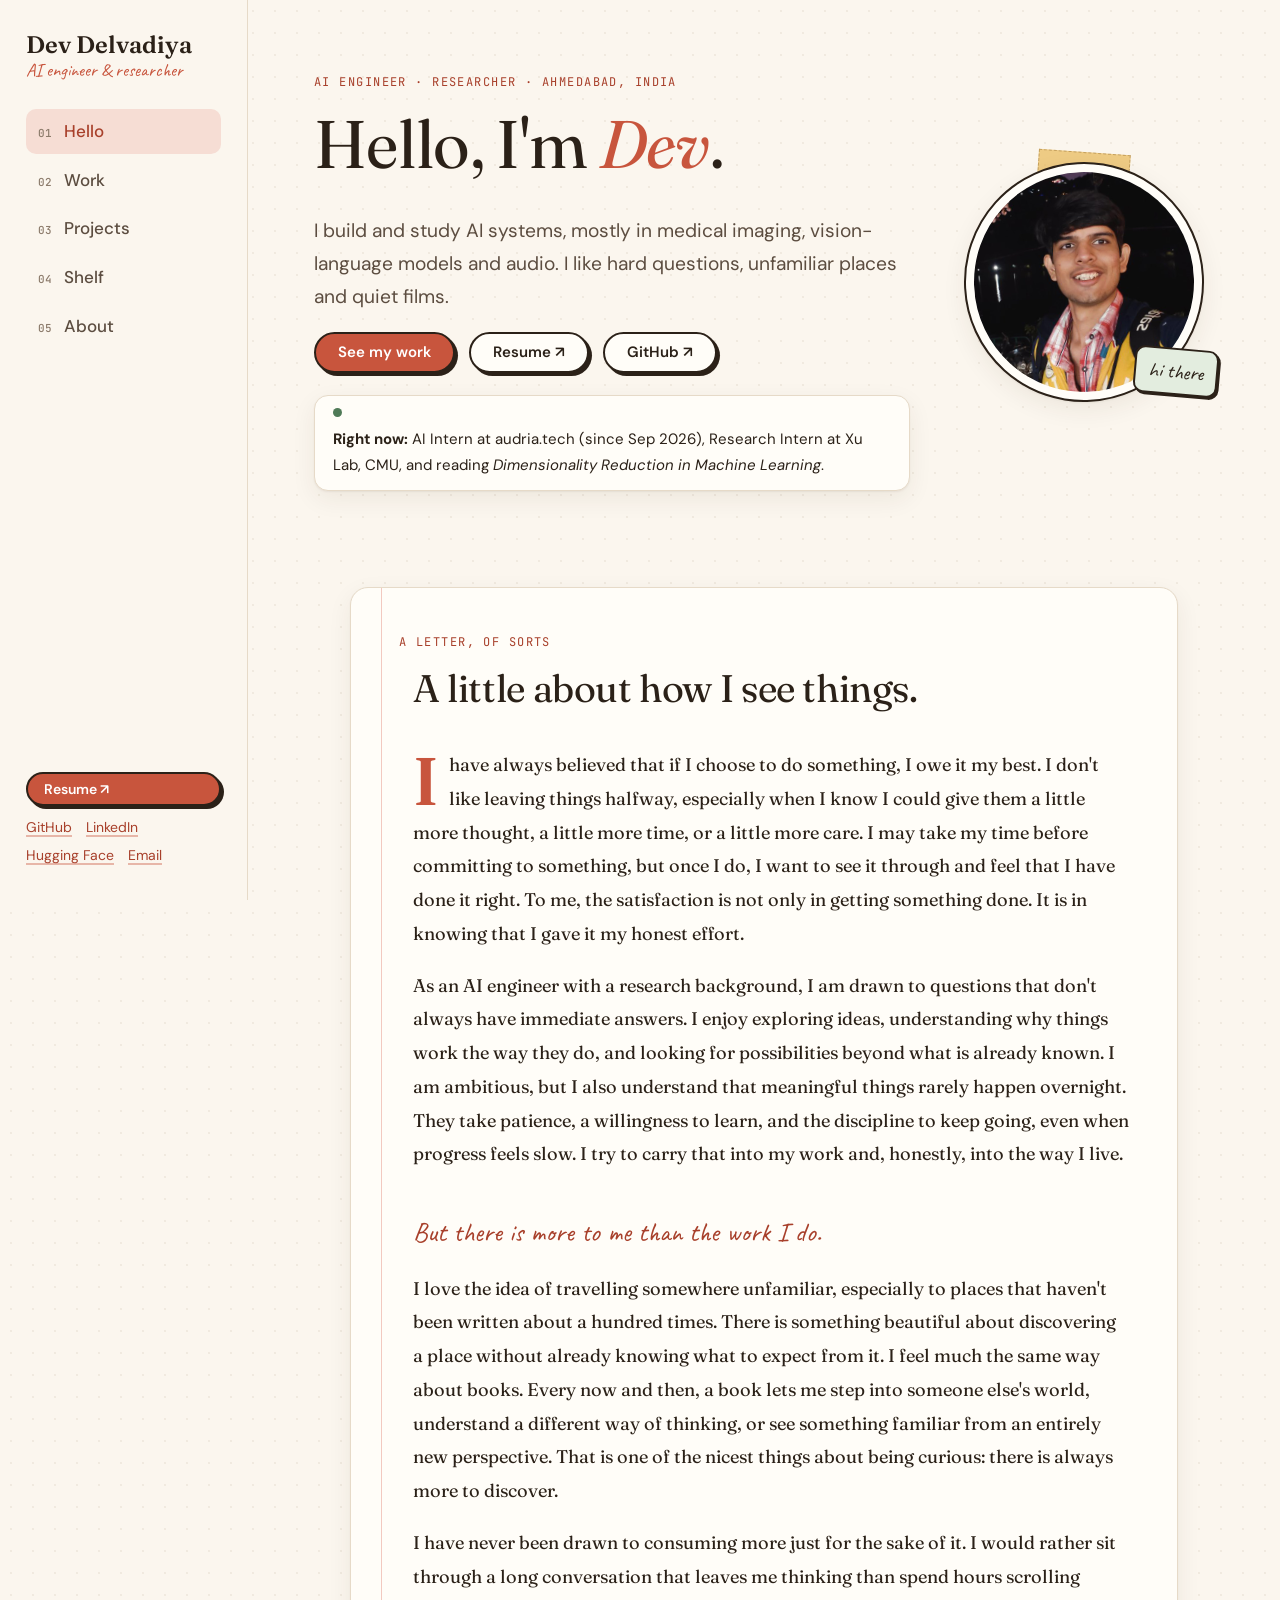
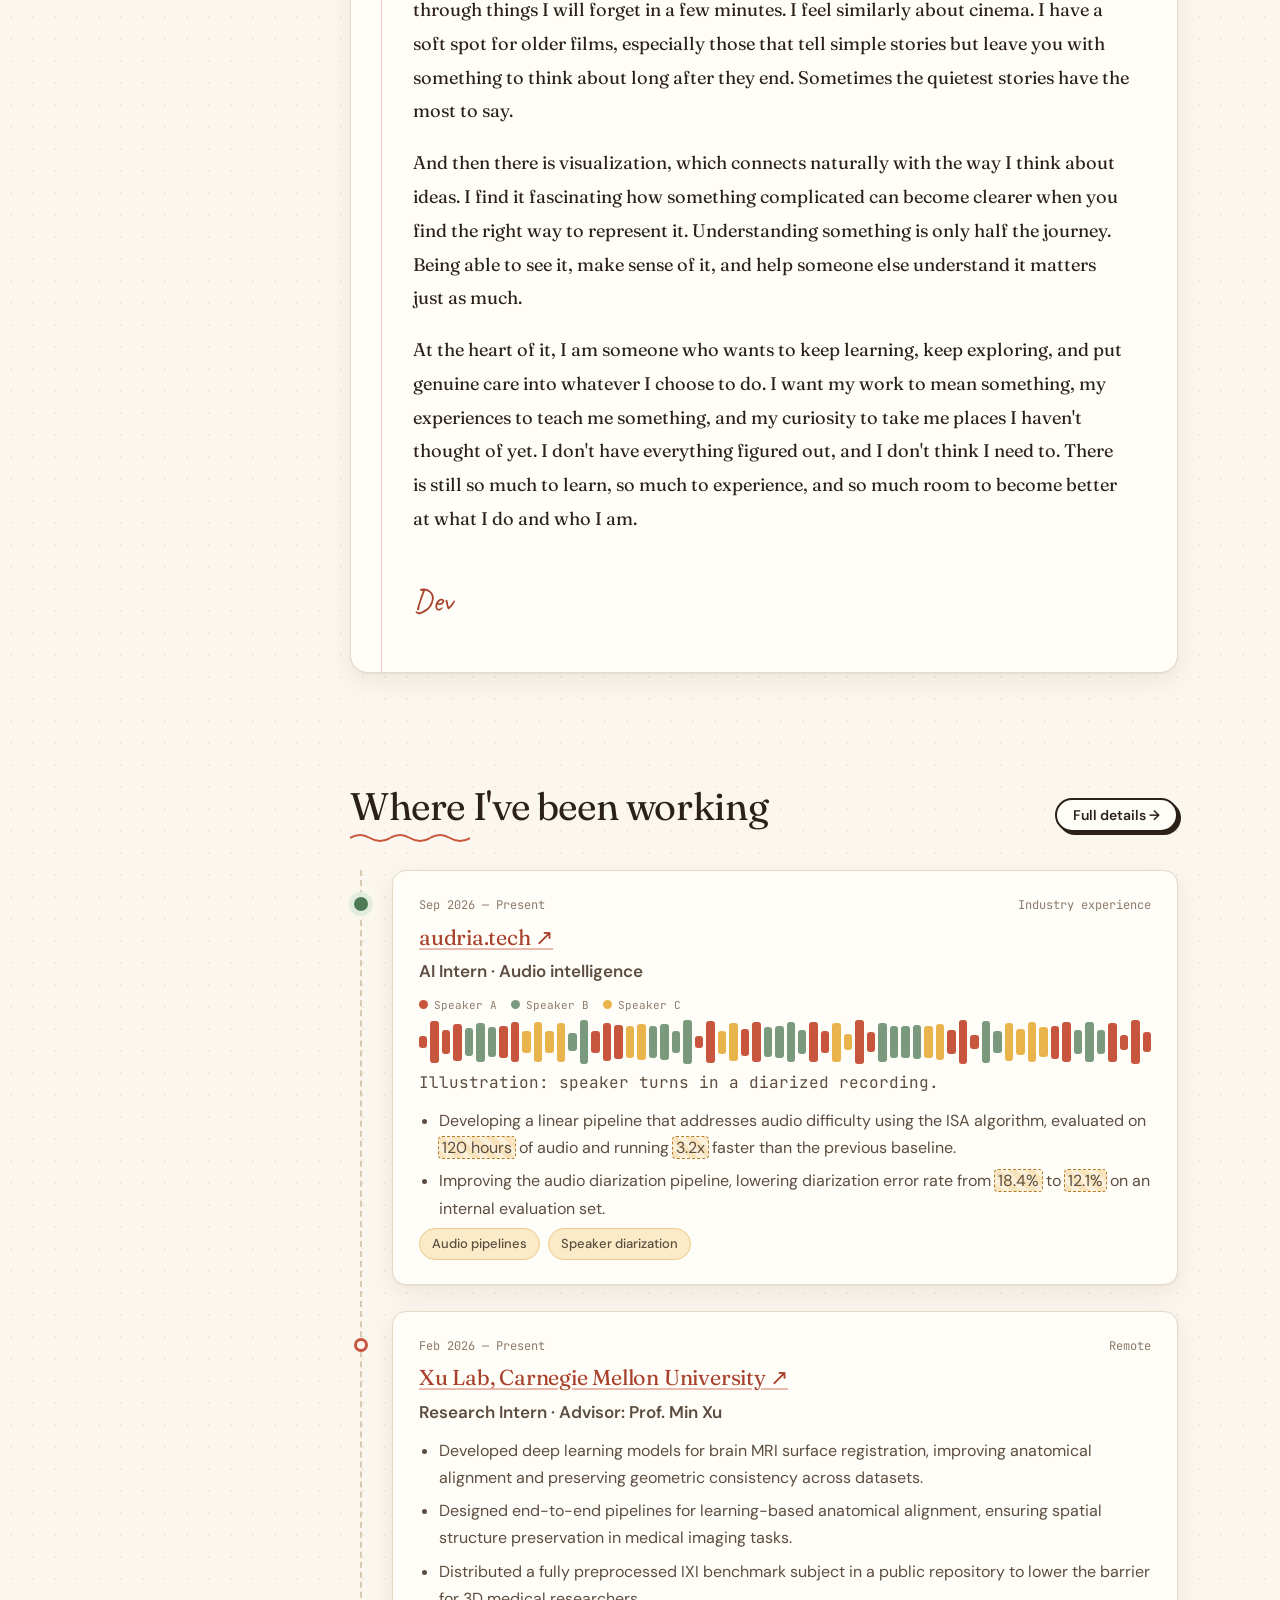
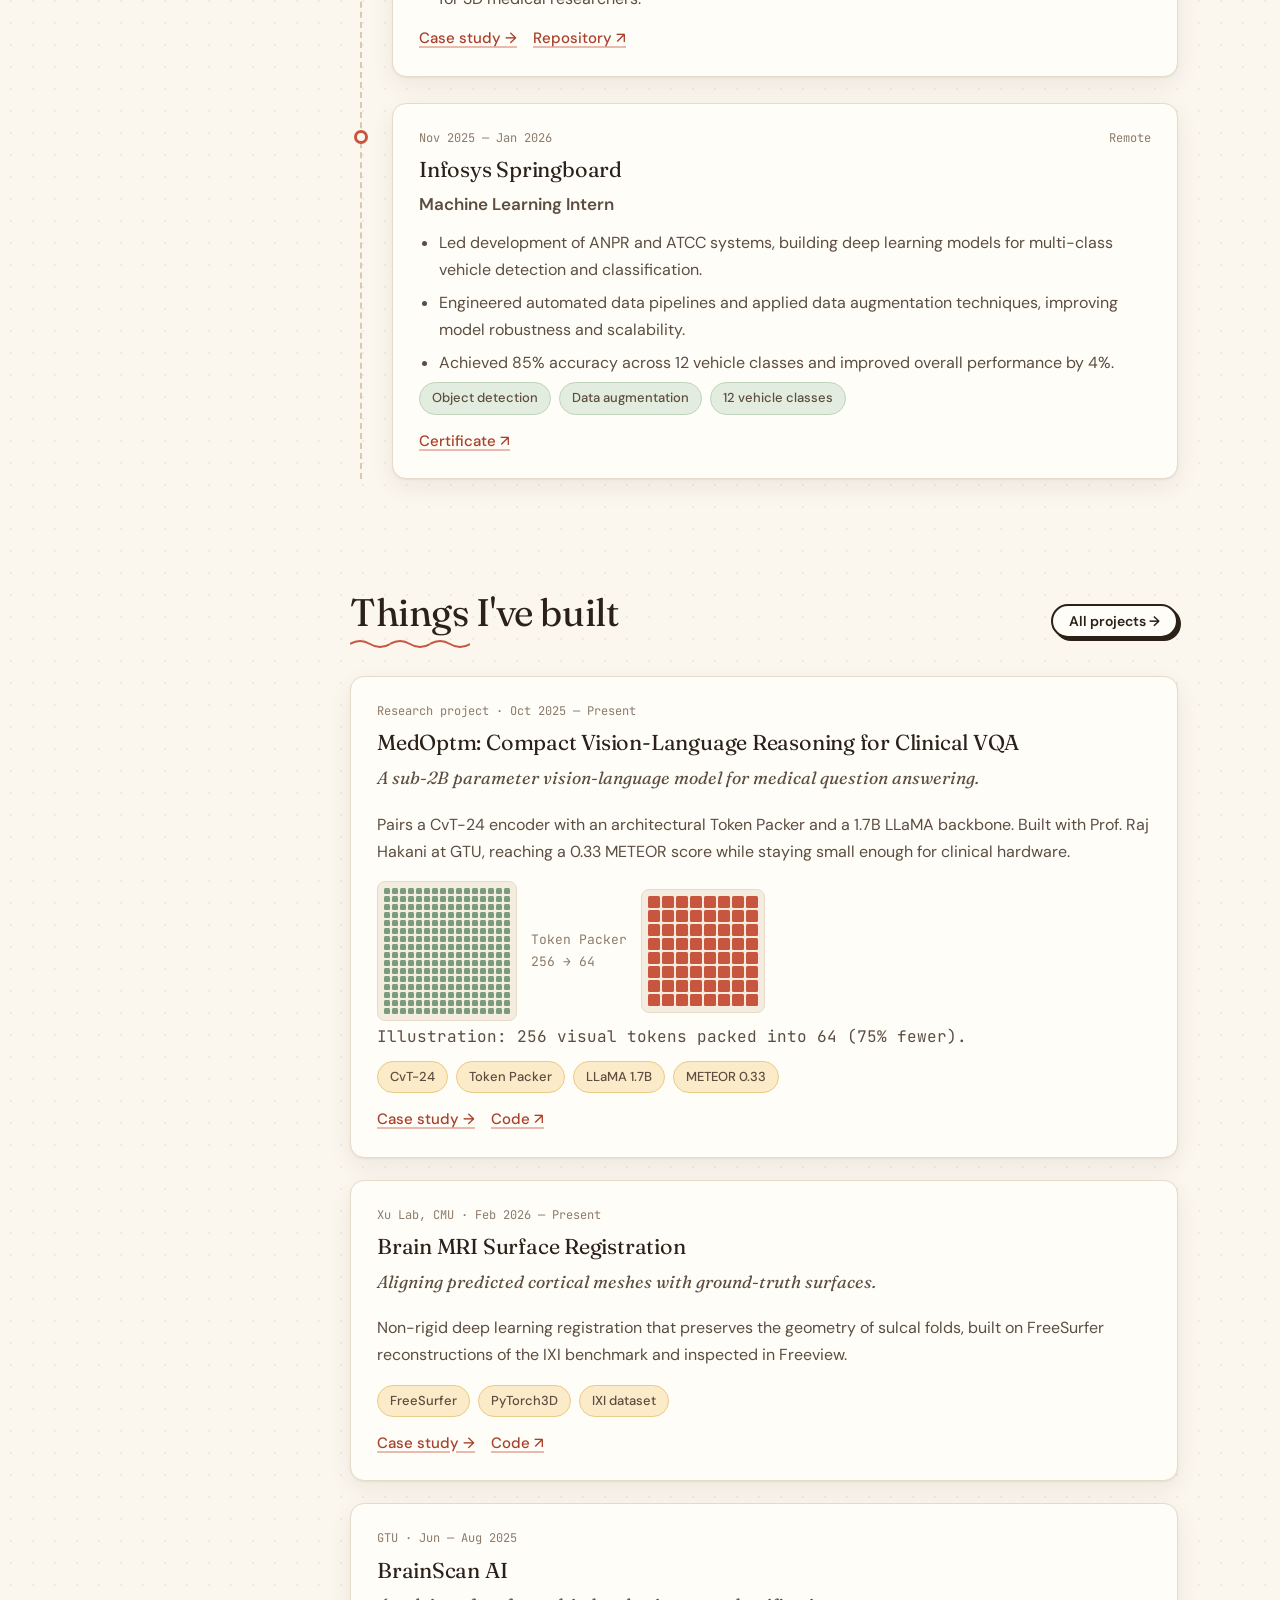
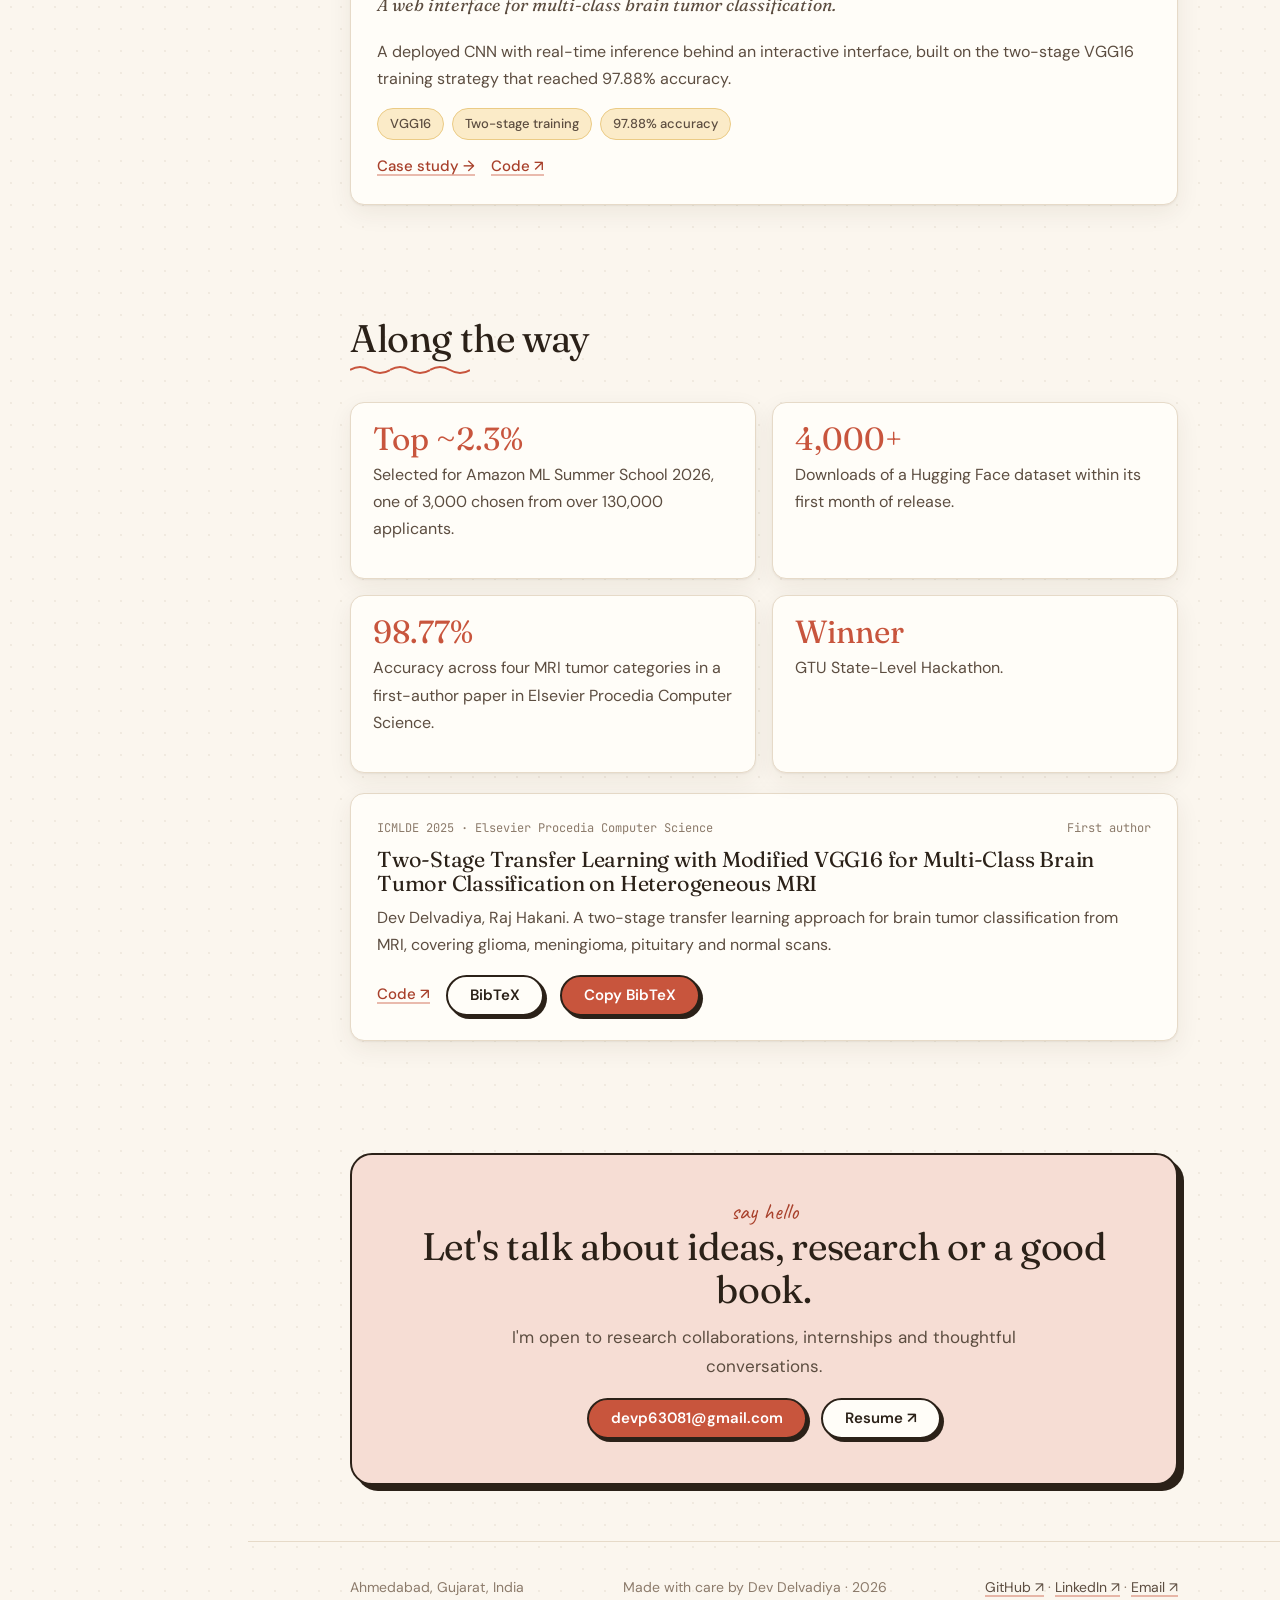
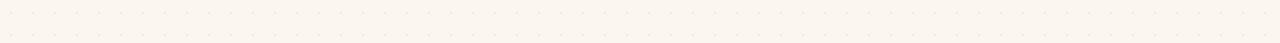
<file: index.html>
<!DOCTYPE html>
<html lang="en">
<head>
  <meta charset="UTF-8">
  <meta name="viewport" content="width=device-width, initial-scale=1.0">
  <title>Dev Delvadiya | AI Engineer & Researcher</title>
  <meta name="description" content="Dev Delvadiya is an AI engineer with a research background in medical imaging, vision-language models and audio. Based in Ahmedabad, India.">
  <link rel="canonical" href="https://devpatel1012.github.io/index.html">
  <meta property="og:type" content="website">
  <meta property="og:title" content="Dev Delvadiya | AI Engineer & Researcher">
  <meta property="og:description" content="Dev Delvadiya is an AI engineer with a research background in medical imaging, vision-language models and audio. Based in Ahmedabad, India.">
  <meta property="og:url" content="https://devpatel1012.github.io/index.html">
  <meta property="og:image" content="https://devpatel1012.github.io/assets/og-image.png">
  <script>
    (function () { try { localStorage.removeItem('dev_portfolio_theme'); } catch (e) {} document.documentElement.setAttribute('data-theme', 'bright'); })();
  </script>
  <link rel="stylesheet" href="style.css">
</head>
<body>

  <aside class="rail" aria-label="Primary">
    <a href="index.html" class="brand"><b>Dev Delvadiya</b><span>AI engineer &amp; researcher</span></a>
    <nav aria-label="Primary Navigation"><a href="index.html" class="active"><i>01</i>Hello</a><a href="research.html"><i>02</i>Work</a><a href="projects.html"><i>03</i>Projects</a><a href="reading.html"><i>04</i>Shelf</a><a href="about.html"><i>05</i>About</a></nav>
    <div class="rail-foot">
      <a class="btn sm primary" href="https://drive.google.com/file/d/1fnqYmCmQJ8C3AVjno1M2IQzjCF0plIcq/view?usp=drive_link" target="_blank" rel="noopener">Resume ↗</a>
      <div class="links"><a href="https://github.com/Devpatel1012" target="_blank" rel="noopener">GitHub</a><a href="https://www.linkedin.com/in/dev-delvadiya" target="_blank" rel="noopener">LinkedIn</a><a href="https://huggingface.co/devpatel1012" target="_blank" rel="noopener">Hugging Face</a><a href="mailto:devp63081@gmail.com">Email</a></div>
    </div>
  </aside>
  <header class="topbar">
    <a href="index.html" class="brand"><b>Dev Delvadiya</b></a>
    <button class="mobile-toggle" type="button" aria-label="Toggle navigation menu" aria-expanded="false">☰</button>
  </header>
  <div class="mobile-nav-drawer" role="dialog" aria-modal="true" aria-label="Mobile Navigation">
    <div class="mobile-nav-links"><a href="index.html" class="active"><span>Hello</span><span>→</span></a><a href="research.html"><span>Work</span><span>→</span></a><a href="projects.html"><span>Projects</span><span>→</span></a><a href="reading.html"><span>Shelf</span><span>→</span></a><a href="about.html"><span>About</span><span>→</span></a><a href="https://drive.google.com/file/d/1fnqYmCmQJ8C3AVjno1M2IQzjCF0plIcq/view?usp=drive_link" target="_blank" rel="noopener"><span>Resume</span><span>↗</span></a></div>
    <div class="mobile-nav-footer"><a href="https://github.com/Devpatel1012" target="_blank" rel="noopener">GitHub ↗</a><a href="https://www.linkedin.com/in/dev-delvadiya" target="_blank" rel="noopener">LinkedIn ↗</a><a href="https://huggingface.co/devpatel1012" target="_blank" rel="noopener">Hugging Face ↗</a><a href="mailto:devp63081@gmail.com">Email ↗</a></div>
  </div>
  <div class="page">
  <main>

<div class="wrap hero">
  <div>
    <div class="eyebrow">AI engineer · researcher · Ahmedabad, India</div>
    <h1>Hello, I'm <em>Dev</em>.</h1>
    <p class="lede">I build and study AI systems, mostly in medical imaging, vision-language models and audio. I like hard questions, unfamiliar places and quiet films.</p>
    <div class="btn-row"><a class="btn primary" href="research.html">See my work</a><a class="btn" href="https://drive.google.com/file/d/1fnqYmCmQJ8C3AVjno1M2IQzjCF0plIcq/view?usp=drive_link" target="_blank" rel="noopener">Resume ↗</a><a class="btn" href="https://github.com/Devpatel1012" target="_blank" rel="noopener">GitHub ↗</a></div>
    <div class="now"><span class="dot" aria-hidden="true"></span><span><strong>Right now:</strong> AI Intern at audria.tech (since Sep 2026), Research Intern at Xu Lab, CMU, and reading <em>Dimensionality Reduction in Machine Learning</em>.</span></div>
  </div>
  <div class="portrait"><span class="tape"></span><div class="photo"><img src="assets/dev-portrait.jpg" alt="Portrait of Dev Delvadiya" width="480" height="480"></div><span class="tag">hi there</span></div>
</div>
<section id="letter"><div class="wrap">
<div class="letter">
  <div class="eyebrow">A letter, of sorts</div>
  <h2>A little about how I see things.</h2>
  <p>I have always believed that if I choose to do something, I owe it my best. I don't like leaving things halfway, especially when I know I could give them a little more thought, a little more time, or a little more care. I may take my time before committing to something, but once I do, I want to see it through and feel that I have done it right. To me, the satisfaction is not only in getting something done. It is in knowing that I gave it my honest effort.</p>
  <p>As an AI engineer with a research background, I am drawn to questions that don't always have immediate answers. I enjoy exploring ideas, understanding why things work the way they do, and looking for possibilities beyond what is already known. I am ambitious, but I also understand that meaningful things rarely happen overnight. They take patience, a willingness to learn, and the discipline to keep going, even when progress feels slow. I try to carry that into my work and, honestly, into the way I live.</p>
  <div class="turn">But there is more to me than the work I do.</div>
  <p>I love the idea of travelling somewhere unfamiliar, especially to places that haven't been written about a hundred times. There is something beautiful about discovering a place without already knowing what to expect from it. I feel much the same way about books. Every now and then, a book lets me step into someone else's world, understand a different way of thinking, or see something familiar from an entirely new perspective. That is one of the nicest things about being curious: there is always more to discover.</p>
  <p>I have never been drawn to consuming more just for the sake of it. I would rather sit through a long conversation that leaves me thinking than spend hours scrolling through things I will forget in a few minutes. I feel similarly about cinema. I have a soft spot for older films, especially those that tell simple stories but leave you with something to think about long after they end. Sometimes the quietest stories have the most to say.</p>
  <p>And then there is visualization, which connects naturally with the way I think about ideas. I find it fascinating how something complicated can become clearer when you find the right way to represent it. Understanding something is only half the journey. Being able to see it, make sense of it, and help someone else understand it matters just as much.</p>
  <p>At the heart of it, I am someone who wants to keep learning, keep exploring, and put genuine care into whatever I choose to do. I want my work to mean something, my experiences to teach me something, and my curiosity to take me places I haven't thought of yet. I don't have everything figured out, and I don't think I need to. There is still so much to learn, so much to experience, and so much room to become better at what I do and who I am.</p>
  <div class="sign">Dev</div>
</div></div></section>
<section id="work"><div class="wrap">
  <div class="sec-head"><div><h2>Where I've been working</h2><div class="squiggle"></div></div><a class="btn sm" href="research.html">Full details →</a></div>
  <div class="timeline"><article class="card tl-item now-role">
  <div class="meta"><span>Sep 2026 — Present</span><span>Industry experience</span></div>
  <h3><a href="https://audria.tech" target="_blank" rel="noopener">audria.tech ↗</a></h3>
  <div class="role">AI Intern · Audio intelligence</div>
  <div class="legend"><span><i style="background:#C8553D"></i>Speaker A</span><span><i style="background:#7A9A7E"></i>Speaker B</span><span><i style="background:#E9B44C"></i>Speaker C</span></div>
  <div class="wave" data-wave aria-hidden="true"></div>
  <p class="viz-cap">Illustration: speaker turns in a diarized recording.</p>
  <ul>
    <li>Developing a linear pipeline that addresses audio difficulty using the ISA algorithm, evaluated on <span class="ph" data-ph>120 hours</span> of audio and running <span class="ph" data-ph>3.2x</span> faster than the previous baseline.</li>
    <li>Improving the audio diarization pipeline, lowering diarization error rate from <span class="ph" data-ph>18.4%</span> to <span class="ph" data-ph>12.1%</span> on an internal evaluation set.</li>
  </ul>
  <div class="chips"><span class="chip">Audio pipelines</span><span class="chip">Speaker diarization</span></div>
</article><article class="card tl-item">
  <div class="meta"><span>Feb 2026 — Present</span><span>Remote</span></div>
  <h3><a href="https://www.cs.cmu.edu/~mxu1/" target="_blank" rel="noopener">Xu Lab, Carnegie Mellon University ↗</a></h3>
  <div class="role">Research Intern · Advisor: Prof. Min Xu</div>
  <ul>
    <li>Developed deep learning models for brain MRI surface registration, improving anatomical alignment and preserving geometric consistency across datasets.</li>
    <li>Designed end-to-end pipelines for learning-based anatomical alignment, ensuring spatial structure preservation in medical imaging tasks.</li>
    <li>Distributed a fully preprocessed IXI benchmark subject in a public repository to lower the barrier for 3D medical researchers.</li>
  </ul>
  <div class="foot"><a href="project-brain-mri.html">Case study →</a><a href="https://github.com/Devpatel1012/Brain-MRI-Surface-Registration" target="_blank" rel="noopener">Repository ↗</a></div>
</article><article class="card tl-item">
  <div class="meta"><span>Nov 2025 — Jan 2026</span><span>Remote</span></div>
  <h3>Infosys Springboard</h3>
  <div class="role">Machine Learning Intern</div>
  <ul>
    <li>Led development of ANPR and ATCC systems, building deep learning models for multi-class vehicle detection and classification.</li>
    <li>Engineered automated data pipelines and applied data augmentation techniques, improving model robustness and scalability.</li>
    <li>Achieved 85% accuracy across 12 vehicle classes and improved overall performance by 4%.</li>
  </ul>
  <div class="chips"><span class="chip sage">Object detection</span><span class="chip sage">Data augmentation</span><span class="chip sage">12 vehicle classes</span></div>
  <div class="foot"><a href="https://drive.google.com/file/d/1Mt5ruWlT1txzvO5x-bUfxy7nGqrc6HCK/view?usp=drive_link" target="_blank" rel="noopener">Certificate ↗</a></div>
</article></div>
</div></section>
<section id="projects"><div class="wrap">
  <div class="sec-head"><div><h2>Things I've built</h2><div class="squiggle"></div></div><a class="btn sm" href="projects.html">All projects →</a></div>
  <div class="project-list"><article class="card project-card" data-category="vlm medical"><div class="meta"><span>Research project · Oct 2025 — Present</span></div><h3>MedOptm: Compact Vision-Language Reasoning for Clinical VQA</h3><p class="tagline">A sub-2B parameter vision-language model for medical question answering.</p><p>Pairs a CvT-24 encoder with an architectural Token Packer and a 1.7B LLaMA backbone. Built with Prof. Raj Hakani at GTU, reaching a 0.33 METEOR score while staying small enough for clinical hardware.</p><div class="packer" aria-hidden="true"><div class="tokgrid big" data-tokgrid="256"></div><span class="arrow">Token Packer<br>256 → 64</span><div class="tokgrid small" data-tokgrid="64"></div></div>
  <p class="viz-cap">Illustration: 256 visual tokens packed into 64 (75% fewer).</p><div class="chips"><span class="chip">CvT-24</span><span class="chip">Token Packer</span><span class="chip">LLaMA 1.7B</span><span class="chip">METEOR 0.33</span></div><div class="foot"><a href="project-medoptm.html">Case study →</a><a href="https://github.com/Devpatel1012/MedOptm" target="_blank" rel="noopener">Code ↗</a></div></article>
<article class="card project-card" data-category="medical"><div class="meta"><span>Xu Lab, CMU · Feb 2026 — Present</span></div><h3>Brain MRI Surface Registration</h3><p class="tagline">Aligning predicted cortical meshes with ground-truth surfaces.</p><p>Non-rigid deep learning registration that preserves the geometry of sulcal folds, built on FreeSurfer reconstructions of the IXI benchmark and inspected in Freeview.</p><div class="chips"><span class="chip">FreeSurfer</span><span class="chip">PyTorch3D</span><span class="chip">IXI dataset</span></div><div class="foot"><a href="project-brain-mri.html">Case study →</a><a href="https://github.com/Devpatel1012/Brain-MRI-Surface-Registration" target="_blank" rel="noopener">Code ↗</a></div></article>
<article class="card project-card" data-category="medical"><div class="meta"><span>GTU · Jun — Aug 2025</span></div><h3>BrainScan AI</h3><p class="tagline">A web interface for multi-class brain tumor classification.</p><p>A deployed CNN with real-time inference behind an interactive interface, built on the two-stage VGG16 training strategy that reached 97.88% accuracy.</p><div class="chips"><span class="chip">VGG16</span><span class="chip">Two-stage training</span><span class="chip">97.88% accuracy</span></div><div class="foot"><a href="project-brainscan-ai.html">Case study →</a><a href="https://github.com/Devpatel1012/BrainTumorClassification-" target="_blank" rel="noopener">Code ↗</a></div></article></div>
</div></section>
<section id="recognition"><div class="wrap">
  <div class="sec-head"><div><h2>Along the way</h2><div class="squiggle"></div></div></div>
  <div class="cred"><div class="card"><div class="big">Top ~2.3%</div><p>Selected for Amazon ML Summer School 2026, one of 3,000 chosen from over 130,000 applicants.</p></div><div class="card"><div class="big">4,000+</div><p>Downloads of a Hugging Face dataset within its first month of release.</p></div><div class="card"><div class="big">98.77%</div><p>Accuracy across four MRI tumor categories in a first-author paper in Elsevier Procedia Computer Science.</p></div><div class="card"><div class="big">Winner</div><p>GTU State-Level Hackathon.</p></div></div>
  <div style="margin-top:20px"><article class="card">
  <div class="meta"><span>ICMLDE 2025 · Elsevier Procedia Computer Science</span><span>First author</span></div>
  <h3>Two-Stage Transfer Learning with Modified VGG16 for Multi-Class Brain Tumor Classification on Heterogeneous MRI</h3>
  <p>Dev Delvadiya, Raj Hakani. A two-stage transfer learning approach for brain tumor classification from MRI, covering glioma, meningioma, pituitary and normal scans.</p>
  <div class="foot">
    <a href="https://github.com/Devpatel1012/BrainTumorClassification-" target="_blank" rel="noopener">Code ↗</a>
    <button type="button" class="pub-btn" data-bibtex-toggle="bibtex-box">BibTeX</button>
    <button type="button" class="pub-btn primary" data-bibtex-copy="bibtex-code">Copy BibTeX</button>
  </div>
  <div id="bibtex-box" class="bibtex-box"><div class="bibtex-head"><span>delvadiya2025braintumor</span><button type="button" class="bibtex-copy-btn" data-bibtex-copy="bibtex-code">Copy</button></div><pre id="bibtex-code">@inproceedings{delvadiya2025braintumor,
  title={Two-Stage Transfer Learning with Modified VGG16 for Multi-Class Brain Tumor Classification on Heterogeneous MRI},
  author={Delvadiya, Dev and Hakani, Raj},
  booktitle={Proceedings of the International Conference on Machine Learning and Data Engineering (ICMLDE)},
  year={2025},
  note={Accepted for publication}
}</pre></div>
</article></div>
</div></section>
<section><div class="wrap"><div class="contact">
  <div class="note">say hello</div>
  <h2>Let's talk about ideas, research or a good book.</h2>
  <p>I'm open to research collaborations, internships and thoughtful conversations.</p>
  <div class="btn-row"><a class="btn primary" href="mailto:devp63081@gmail.com">devp63081@gmail.com</a><a class="btn" href="https://drive.google.com/file/d/1fnqYmCmQJ8C3AVjno1M2IQzjCF0plIcq/view?usp=drive_link" target="_blank" rel="noopener">Resume ↗</a></div>
</div></div></section>
  </main>
  </div>
  <footer class="site-footer">
    <div class="wrap">
      <span>Ahmedabad, Gujarat, India</span>
      <span>Made with care by Dev Delvadiya · 2026</span>
      <span><a href="https://github.com/Devpatel1012" target="_blank" rel="noopener">GitHub ↗</a> · <a href="https://www.linkedin.com/in/dev-delvadiya" target="_blank" rel="noopener">LinkedIn ↗</a> · <a href="mailto:devp63081@gmail.com">Email ↗</a></span>
    </div>
  </footer>
  <script src="script.js"></script>
</body>
</html>
</file>
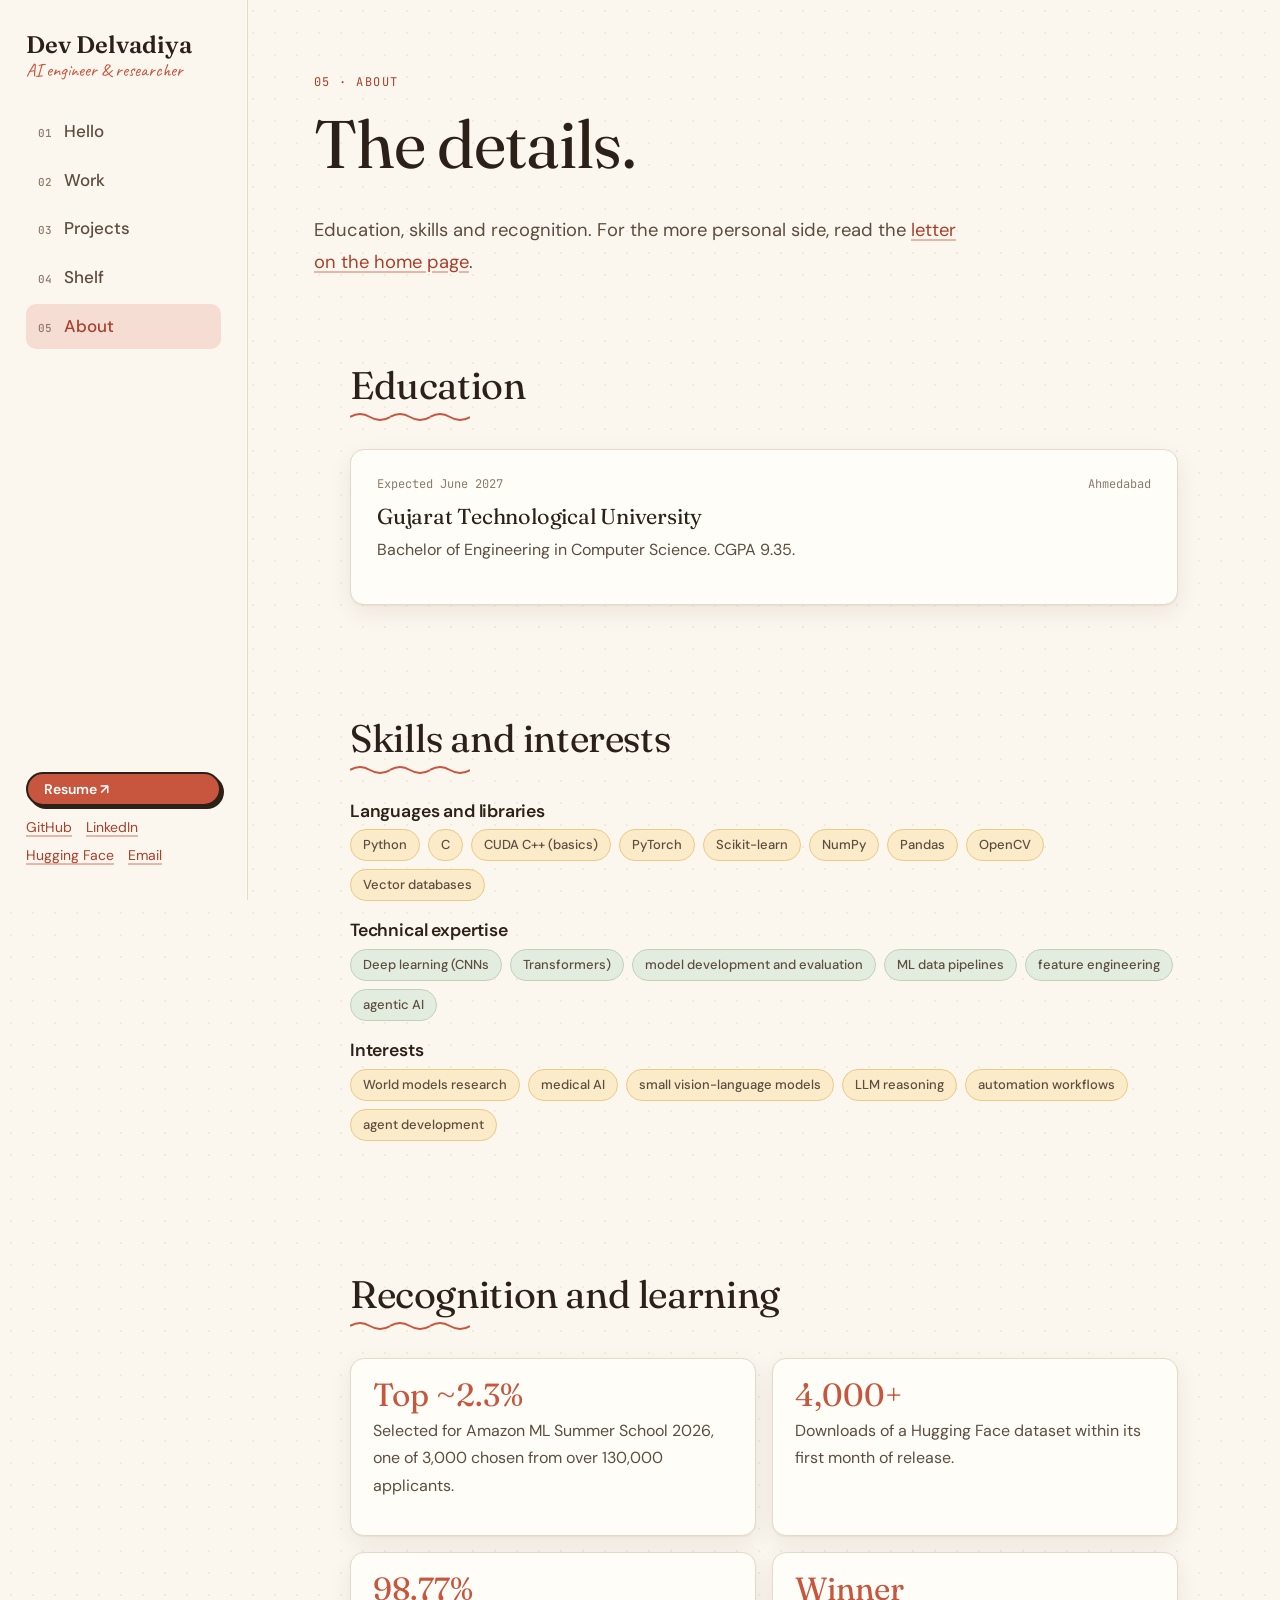
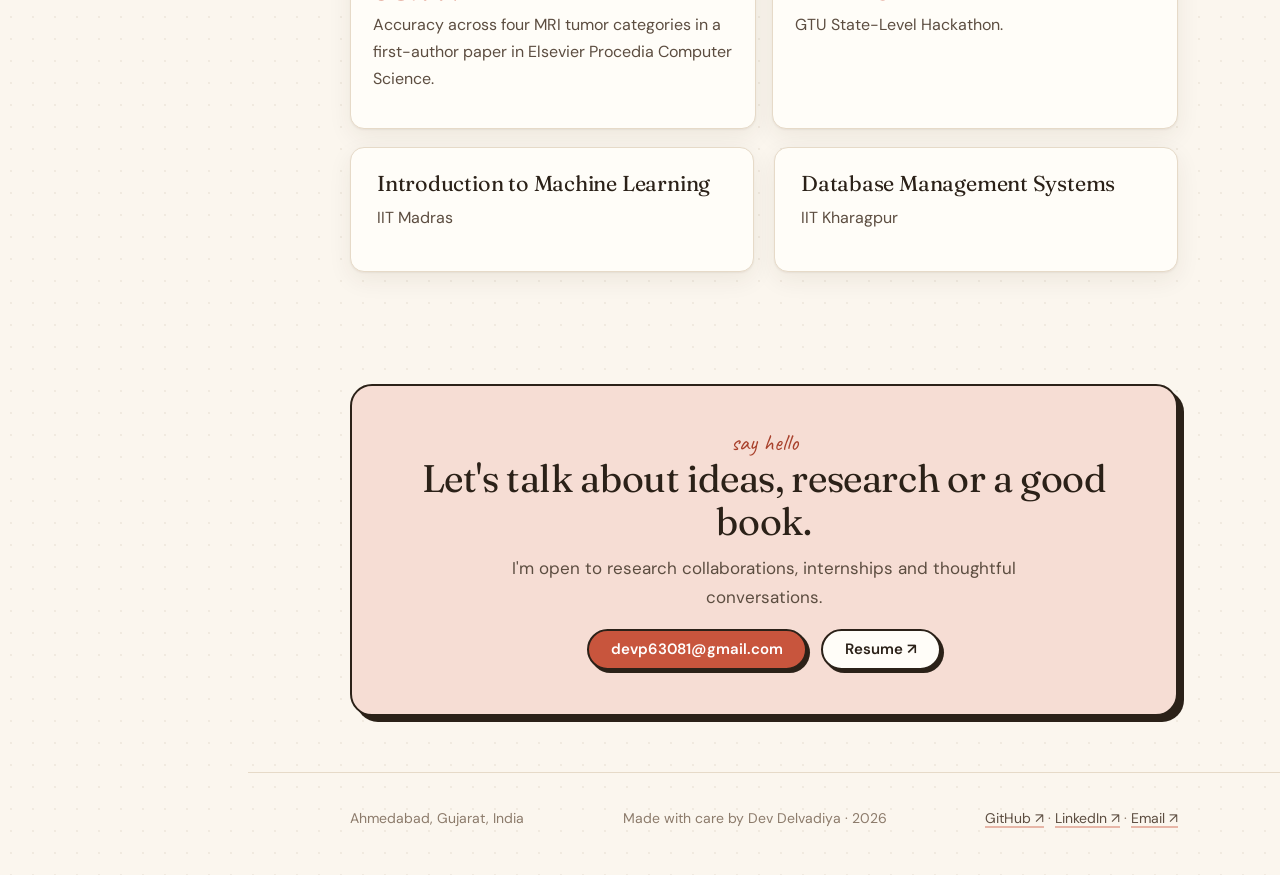
<file: about.html>
<!DOCTYPE html>
<html lang="en">
<head>
  <meta charset="UTF-8">
  <meta name="viewport" content="width=device-width, initial-scale=1.0">
  <title>About | Dev Delvadiya</title>
  <meta name="description" content="Education, skills and recognition of Dev Delvadiya, an AI engineer and researcher at Gujarat Technological University.">
  <link rel="canonical" href="https://devpatel1012.github.io/about.html">
  <meta property="og:type" content="website">
  <meta property="og:title" content="About | Dev Delvadiya">
  <meta property="og:description" content="Education, skills and recognition of Dev Delvadiya, an AI engineer and researcher at Gujarat Technological University.">
  <meta property="og:url" content="https://devpatel1012.github.io/about.html">
  <meta property="og:image" content="https://devpatel1012.github.io/assets/og-image.png">
  <script>
    (function () { try { localStorage.removeItem('dev_portfolio_theme'); } catch (e) {} document.documentElement.setAttribute('data-theme', 'bright'); })();
  </script>
  <link rel="stylesheet" href="style.css">
</head>
<body>

  <aside class="rail" aria-label="Primary">
    <a href="index.html" class="brand"><b>Dev Delvadiya</b><span>AI engineer &amp; researcher</span></a>
    <nav aria-label="Primary Navigation"><a href="index.html"><i>01</i>Hello</a><a href="research.html"><i>02</i>Work</a><a href="projects.html"><i>03</i>Projects</a><a href="reading.html"><i>04</i>Shelf</a><a href="about.html" class="active"><i>05</i>About</a></nav>
    <div class="rail-foot">
      <a class="btn sm primary" href="https://drive.google.com/file/d/1fnqYmCmQJ8C3AVjno1M2IQzjCF0plIcq/view?usp=drive_link" target="_blank" rel="noopener">Resume ↗</a>
      <div class="links"><a href="https://github.com/Devpatel1012" target="_blank" rel="noopener">GitHub</a><a href="https://www.linkedin.com/in/dev-delvadiya" target="_blank" rel="noopener">LinkedIn</a><a href="https://huggingface.co/devpatel1012" target="_blank" rel="noopener">Hugging Face</a><a href="mailto:devp63081@gmail.com">Email</a></div>
    </div>
  </aside>
  <header class="topbar">
    <a href="index.html" class="brand"><b>Dev Delvadiya</b></a>
    <button class="mobile-toggle" type="button" aria-label="Toggle navigation menu" aria-expanded="false">☰</button>
  </header>
  <div class="mobile-nav-drawer" role="dialog" aria-modal="true" aria-label="Mobile Navigation">
    <div class="mobile-nav-links"><a href="index.html"><span>Hello</span><span>→</span></a><a href="research.html"><span>Work</span><span>→</span></a><a href="projects.html"><span>Projects</span><span>→</span></a><a href="reading.html"><span>Shelf</span><span>→</span></a><a href="about.html" class="active"><span>About</span><span>→</span></a><a href="https://drive.google.com/file/d/1fnqYmCmQJ8C3AVjno1M2IQzjCF0plIcq/view?usp=drive_link" target="_blank" rel="noopener"><span>Resume</span><span>↗</span></a></div>
    <div class="mobile-nav-footer"><a href="https://github.com/Devpatel1012" target="_blank" rel="noopener">GitHub ↗</a><a href="https://www.linkedin.com/in/dev-delvadiya" target="_blank" rel="noopener">LinkedIn ↗</a><a href="https://huggingface.co/devpatel1012" target="_blank" rel="noopener">Hugging Face ↗</a><a href="mailto:devp63081@gmail.com">Email ↗</a></div>
  </div>
  <div class="page">
  <main>

<div class="wrap page-hero"><div class="eyebrow">05 · About</div><h1>The details.</h1>
<p class="lede">Education, skills and recognition. For the more personal side, read the <a href="index.html#letter">letter on the home page</a>.</p></div>
<section><div class="wrap">
  <div class="sec-head"><div><h2>Education</h2><div class="squiggle"></div></div></div>
  <div class="card"><div class="meta"><span>Expected June 2027</span><span>Ahmedabad</span></div><h3>Gujarat Technological University</h3><p>Bachelor of Engineering in Computer Science. CGPA 9.35.</p></div>
</div></section>
<section><div class="wrap"><div class="sec-head"><div><h2>Skills and interests</h2><div class="squiggle"></div></div></div><div class="skill-group"><h3>Languages and libraries</h3><div class="chips"><span class="chip">Python</span><span class="chip">C</span><span class="chip">CUDA C++ (basics)</span><span class="chip">PyTorch</span><span class="chip">Scikit-learn</span><span class="chip">NumPy</span><span class="chip">Pandas</span><span class="chip">OpenCV</span><span class="chip">Vector databases</span></div></div><div class="skill-group"><h3>Technical expertise</h3><div class="chips"><span class="chip sage">Deep learning (CNNs</span><span class="chip sage">Transformers)</span><span class="chip sage">model development and evaluation</span><span class="chip sage">ML data pipelines</span><span class="chip sage">feature engineering</span><span class="chip sage">agentic AI</span></div></div><div class="skill-group"><h3>Interests</h3><div class="chips"><span class="chip">World models research</span><span class="chip">medical AI</span><span class="chip">small vision-language models</span><span class="chip">LLM reasoning</span><span class="chip">automation workflows</span><span class="chip">agent development</span></div></div></div></section>
<section><div class="wrap"><div class="sec-head"><div><h2>Recognition and learning</h2><div class="squiggle"></div></div></div><div class="cred"><div class="card"><div class="big">Top ~2.3%</div><p>Selected for Amazon ML Summer School 2026, one of 3,000 chosen from over 130,000 applicants.</p></div><div class="card"><div class="big">4,000+</div><p>Downloads of a Hugging Face dataset within its first month of release.</p></div><div class="card"><div class="big">98.77%</div><p>Accuracy across four MRI tumor categories in a first-author paper in Elsevier Procedia Computer Science.</p></div><div class="card"><div class="big">Winner</div><p>GTU State-Level Hackathon.</p></div></div>
  <div class="grid-2" style="margin-top:18px"><div class="card"><h3>Introduction to Machine Learning</h3><p>IIT Madras</p></div><div class="card"><h3>Database Management Systems</h3><p>IIT Kharagpur</p></div></div>
</div></section>
<section><div class="wrap"><div class="contact">
  <div class="note">say hello</div>
  <h2>Let's talk about ideas, research or a good book.</h2>
  <p>I'm open to research collaborations, internships and thoughtful conversations.</p>
  <div class="btn-row"><a class="btn primary" href="mailto:devp63081@gmail.com">devp63081@gmail.com</a><a class="btn" href="https://drive.google.com/file/d/1fnqYmCmQJ8C3AVjno1M2IQzjCF0plIcq/view?usp=drive_link" target="_blank" rel="noopener">Resume ↗</a></div>
</div></div></section>
  </main>
  </div>
  <footer class="site-footer">
    <div class="wrap">
      <span>Ahmedabad, Gujarat, India</span>
      <span>Made with care by Dev Delvadiya · 2026</span>
      <span><a href="https://github.com/Devpatel1012" target="_blank" rel="noopener">GitHub ↗</a> · <a href="https://www.linkedin.com/in/dev-delvadiya" target="_blank" rel="noopener">LinkedIn ↗</a> · <a href="mailto:devp63081@gmail.com">Email ↗</a></span>
    </div>
  </footer>
  <script src="script.js"></script>
</body>
</html>
</file>
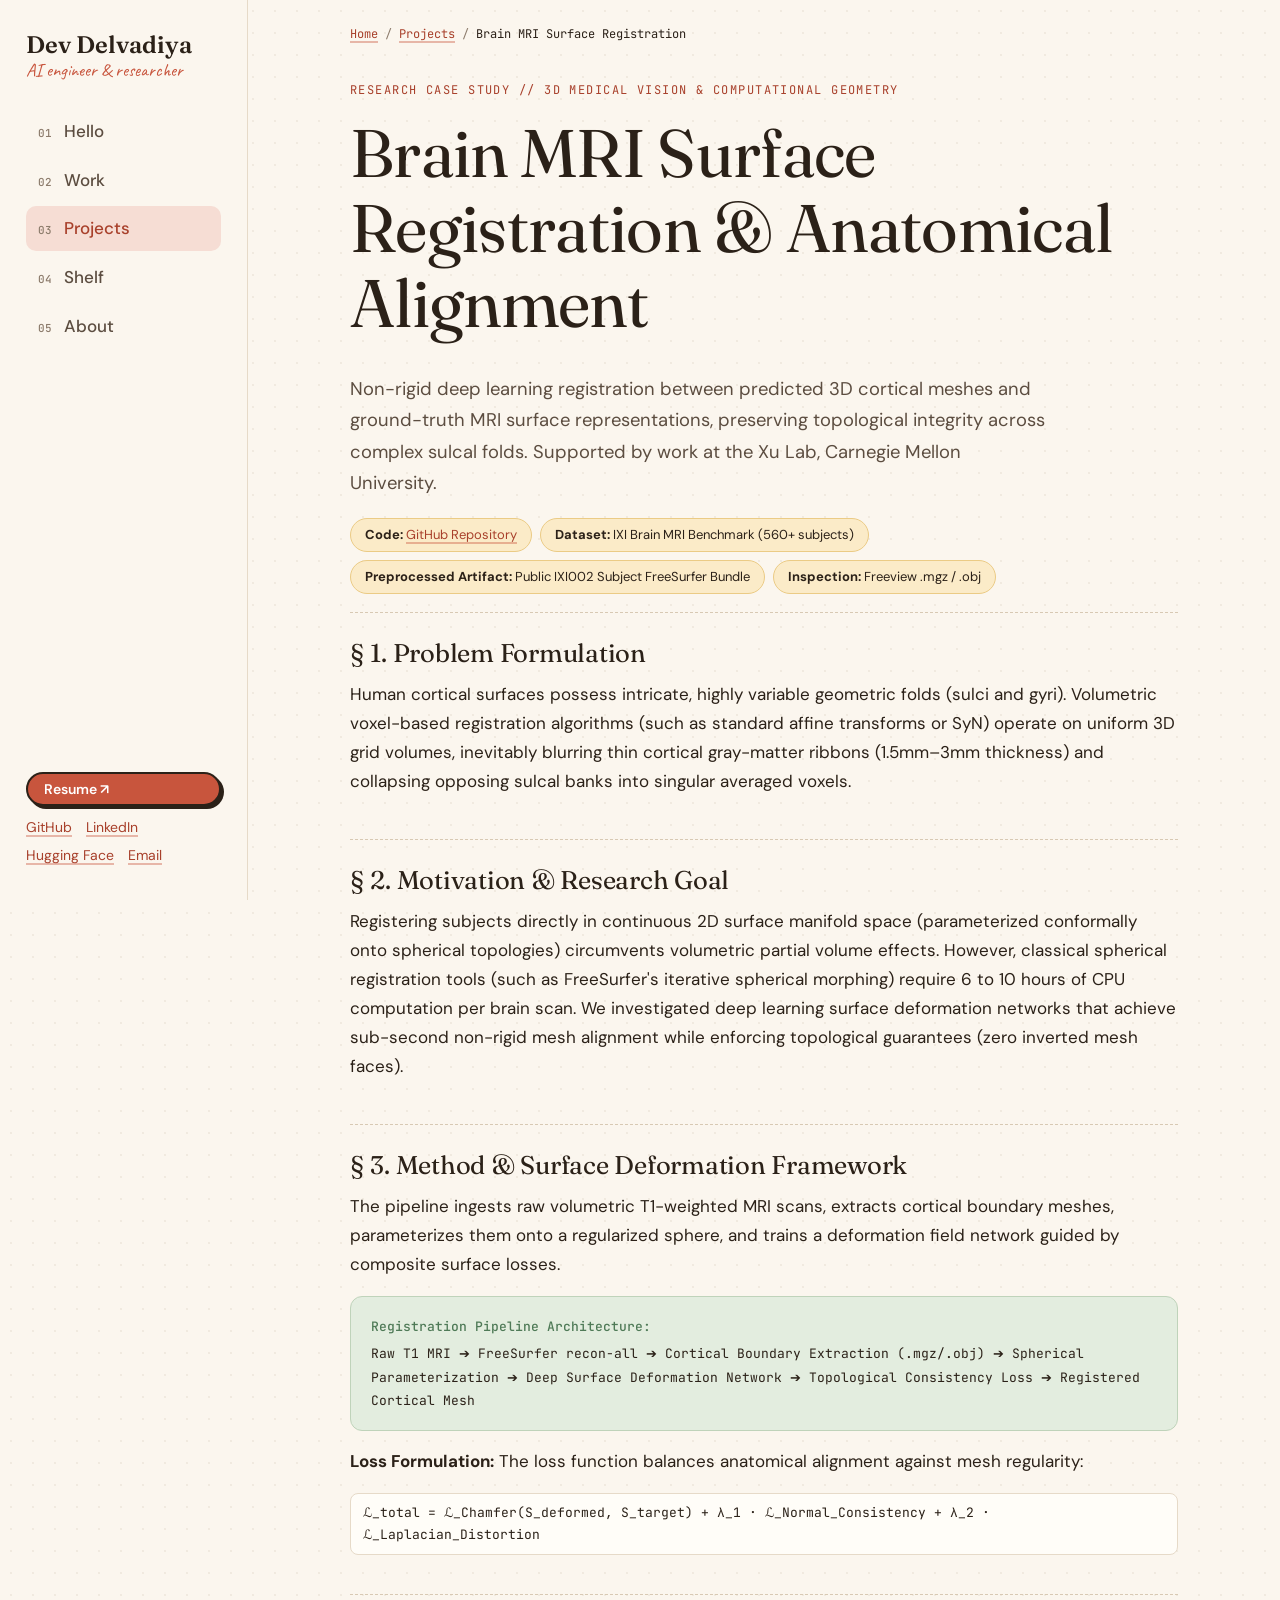
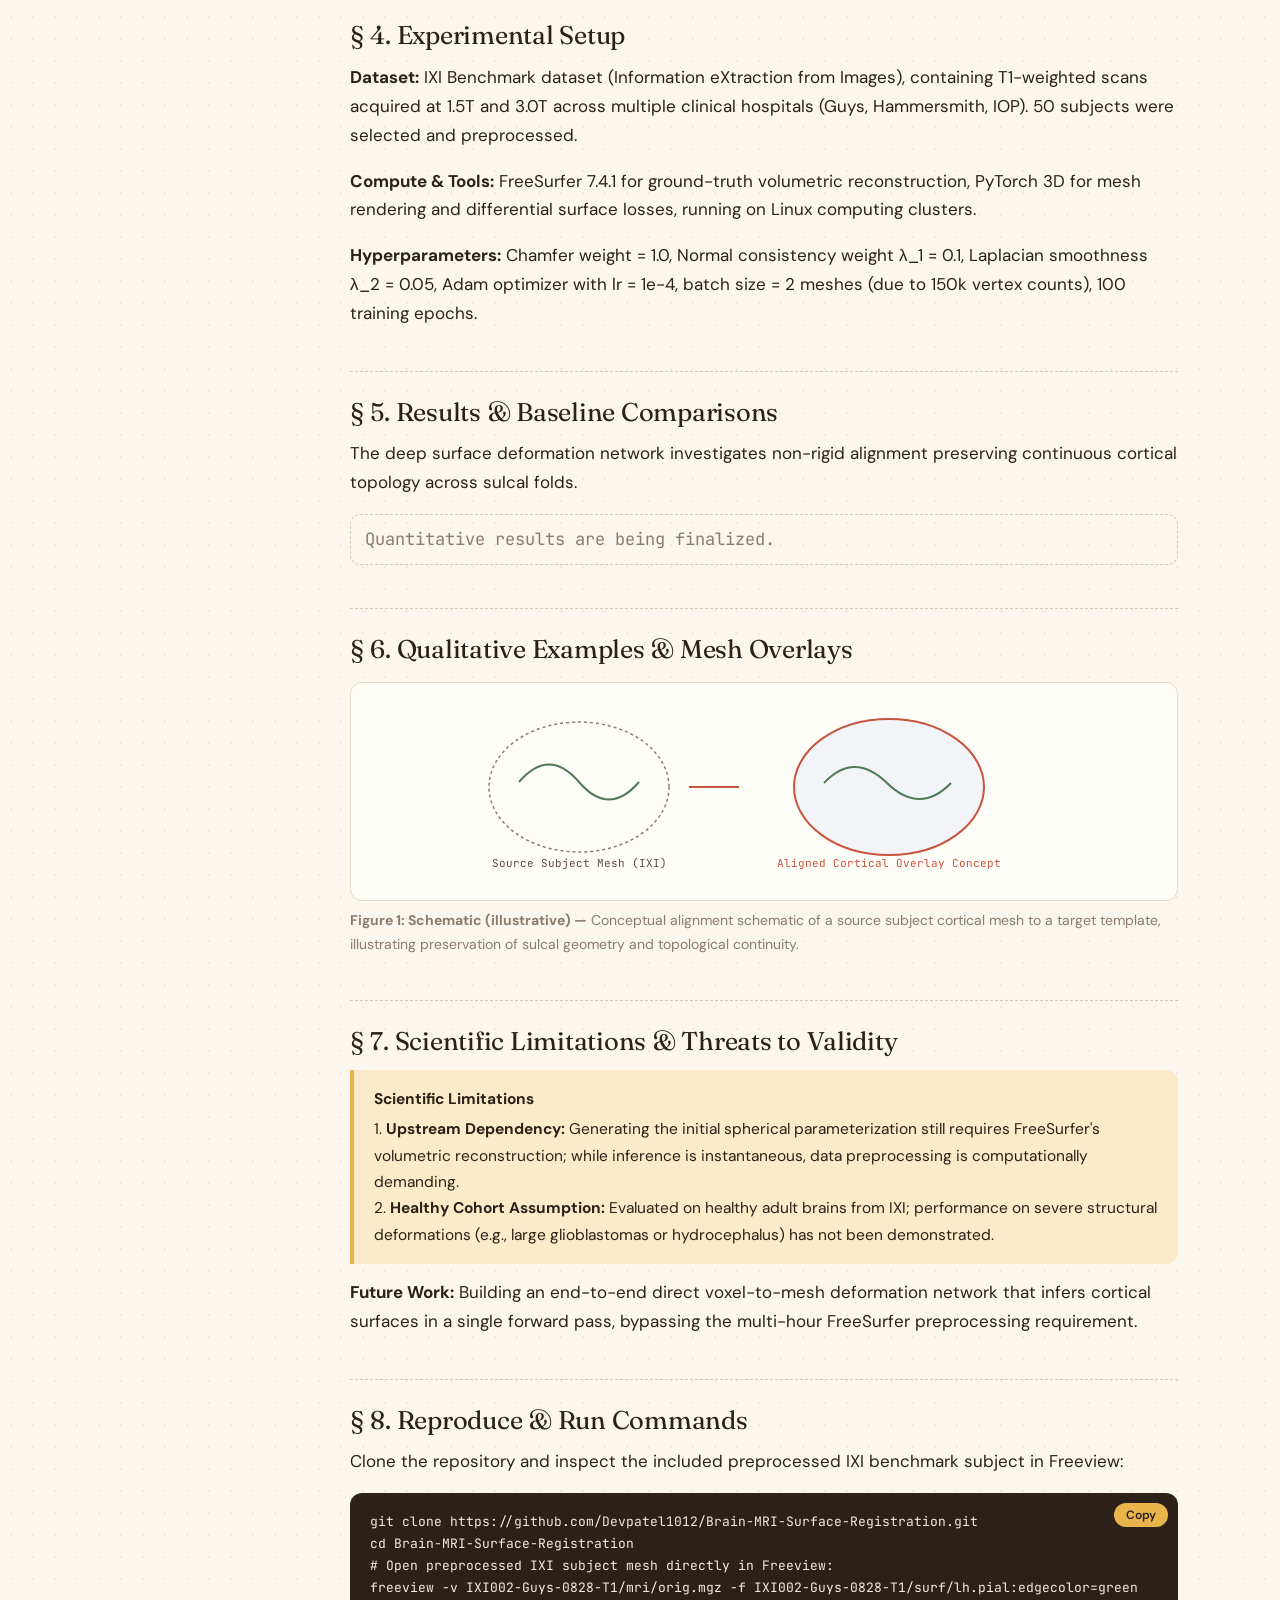
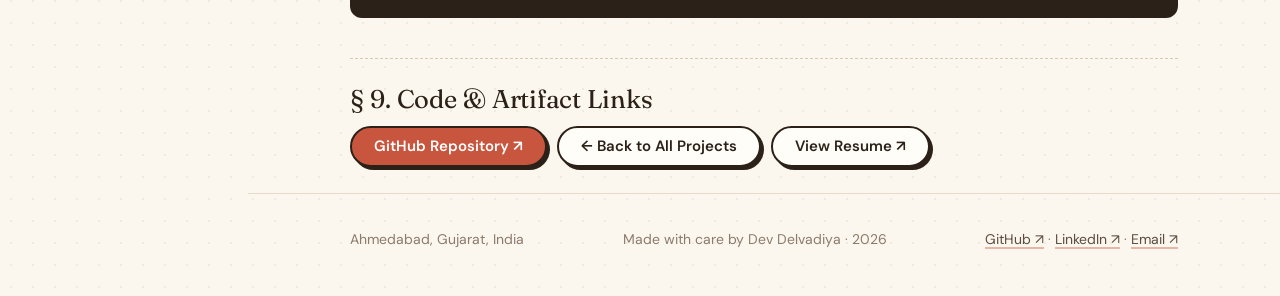
<file: project-brain-mri.html>
<!DOCTYPE html>
<html lang="en">
<head>
  <meta charset="UTF-8">
  <meta name="viewport" content="width=device-width, initial-scale=1.0">
  <title>Case Study: Brain MRI Surface Registration — Dev Delvadiya</title>
  <meta name="description" content="Research case study on 3D Brain MRI Surface Registration & Cortical Alignment: Deep non-rigid deformation networks preserving sulcal topology with FreeSurfer and Freeview.">
  <link rel="canonical" href="https://devpatel1012.github.io/project-brain-mri.html">
  
  <meta property="og:type" content="article">
  <meta property="og:title" content="Brain MRI Surface Registration &amp; Anatomical Alignment">
  <meta property="og:description" content="Deep learning framework for non-rigid 3D cortical surface mesh alignment from raw T1-weighted MRI scans.">
  <meta property="og:image" content="https://devpatel1012.github.io/assets/og-image.png">

  <script>
    (function () { try { localStorage.removeItem('dev_portfolio_theme'); } catch (e) {} document.documentElement.setAttribute('data-theme', 'bright'); })();
  </script>
  <link rel="stylesheet" href="style.css">
</head>
<body>

  <aside class="rail" aria-label="Primary">
    <a href="index.html" class="brand"><b>Dev Delvadiya</b><span>AI engineer &amp; researcher</span></a>
    <nav aria-label="Primary Navigation"><a href="index.html"><i>01</i>Hello</a><a href="research.html"><i>02</i>Work</a><a href="projects.html" class="active"><i>03</i>Projects</a><a href="reading.html"><i>04</i>Shelf</a><a href="about.html"><i>05</i>About</a></nav>
    <div class="rail-foot">
      <a class="btn sm primary" href="https://drive.google.com/file/d/1fnqYmCmQJ8C3AVjno1M2IQzjCF0plIcq/view?usp=drive_link" target="_blank" rel="noopener">Resume ↗</a>
      <div class="links"><a href="https://github.com/Devpatel1012" target="_blank" rel="noopener">GitHub</a><a href="https://www.linkedin.com/in/dev-delvadiya" target="_blank" rel="noopener">LinkedIn</a><a href="https://huggingface.co/devpatel1012" target="_blank" rel="noopener">Hugging Face</a><a href="mailto:devp63081@gmail.com">Email</a></div>
    </div>
  </aside>
  <header class="topbar">
    <a href="index.html" class="brand"><b>Dev Delvadiya</b></a>
    <button class="mobile-toggle" type="button" aria-label="Toggle navigation menu" aria-expanded="false">☰</button>
  </header>
  <div class="mobile-nav-drawer" role="dialog" aria-modal="true" aria-label="Mobile Navigation">
    <div class="mobile-nav-links"><a href="index.html"><span>Hello</span><span>→</span></a><a href="research.html"><span>Work</span><span>→</span></a><a href="projects.html" class="active"><span>Projects</span><span>→</span></a><a href="reading.html"><span>Shelf</span><span>→</span></a><a href="about.html"><span>About</span><span>→</span></a><a href="https://drive.google.com/file/d/1fnqYmCmQJ8C3AVjno1M2IQzjCF0plIcq/view?usp=drive_link" target="_blank" rel="noopener"><span>Resume</span><span>↗</span></a></div>
    <div class="mobile-nav-footer"><a href="https://github.com/Devpatel1012" target="_blank" rel="noopener">GitHub ↗</a><a href="https://www.linkedin.com/in/dev-delvadiya" target="_blank" rel="noopener">LinkedIn ↗</a><a href="https://huggingface.co/devpatel1012" target="_blank" rel="noopener">Hugging Face ↗</a><a href="mailto:devp63081@gmail.com">Email ↗</a></div>
  </div>
  <div class="page">
  <main>

    <div class="wrap">
      <!-- Breadcrumb -->
      <div style="margin-top:24px; font-family:var(--font-mono); font-size:12px; color:var(--text-muted);">
        <a href="index.html">Home</a> / <a href="projects.html">Projects</a> / <span style="color:var(--text-primary);">Brain MRI Surface Registration</span>
      </div>

      <!-- Case Study Hero -->
      <header class="case-study-hero">
        <div class="eyebrow">RESEARCH CASE STUDY // 3D MEDICAL VISION &amp; COMPUTATIONAL GEOMETRY</div>
        <h1>Brain MRI Surface Registration &amp; Anatomical Alignment</h1>
        <p class="case-study-lede">Non-rigid deep learning registration between predicted 3D cortical meshes and ground-truth MRI surface representations, preserving topological integrity across complex sulcal folds. Supported by work at the Xu Lab, Carnegie Mellon University.</p>
        
        <div class="repro-badge-row">
          <span class="repro-badge"><strong>Code:</strong> <a href="https://github.com/Devpatel1012/Brain-MRI-Surface-Registration" target="_blank" rel="noopener">GitHub Repository</a></span>
          <span class="repro-badge"><strong>Dataset:</strong> IXI Brain MRI Benchmark (560+ subjects)</span>
          <span class="repro-badge"><strong>Preprocessed Artifact:</strong> Public IXI002 Subject FreeSurfer Bundle</span>
          <span class="repro-badge"><strong>Inspection:</strong> Freeview .mgz / .obj</span>
        </div>
      </header>

      <!-- 1. Problem -->
      <section class="paper-section">
        <h2>§ 1. Problem Formulation</h2>
        <p>Human cortical surfaces possess intricate, highly variable geometric folds (sulci and gyri). Volumetric voxel-based registration algorithms (such as standard affine transforms or SyN) operate on uniform 3D grid volumes, inevitably blurring thin cortical gray-matter ribbons (1.5mm–3mm thickness) and collapsing opposing sulcal banks into singular averaged voxels.</p>
      </section>

      <!-- 2. Motivation -->
      <section class="paper-section">
        <h2>§ 2. Motivation &amp; Research Goal</h2>
        <p>Registering subjects directly in continuous 2D surface manifold space (parameterized conformally onto spherical topologies) circumvents volumetric partial volume effects. However, classical spherical registration tools (such as FreeSurfer's iterative spherical morphing) require 6 to 10 hours of CPU computation per brain scan. We investigated deep learning surface deformation networks that achieve sub-second non-rigid mesh alignment while enforcing topological guarantees (zero inverted mesh faces).</p>
      </section>

      <!-- 3. Method & Architecture -->
      <section class="paper-section">
        <h2>§ 3. Method &amp; Surface Deformation Framework</h2>
        <p>The pipeline ingests raw volumetric T1-weighted MRI scans, extracts cortical boundary meshes, parameterizes them onto a regularized sphere, and trains a deformation field network guided by composite surface losses.</p>
        
        <div class="tech-schema-box">
          <span class="schema-label">Registration Pipeline Architecture:</span>
          Raw T1 MRI ➔ FreeSurfer recon-all ➔ Cortical Boundary Extraction (.mgz/.obj) ➔ Spherical Parameterization ➔ Deep Surface Deformation Network ➔ Topological Consistency Loss ➔ Registered Cortical Mesh
        </div>

        <p><strong>Loss Formulation:</strong> The loss function balances anatomical alignment against mesh regularity:</p>
        <p class="mono" style="font-size:13px; background:var(--bg-card); padding:8px 12px; border:1px solid var(--border); border-radius:var(--radius-sm);">
          ℒ_total = ℒ_Chamfer(S_deformed, S_target) + λ_1 · ℒ_Normal_Consistency + λ_2 · ℒ_Laplacian_Distortion
        </p>
      </section>

      <!-- 4. Experimental Setup -->
      <section class="paper-section">
        <h2>§ 4. Experimental Setup</h2>
        <p><strong>Dataset:</strong> IXI Benchmark dataset (Information eXtraction from Images), containing T1-weighted scans acquired at 1.5T and 3.0T across multiple clinical hospitals (Guys, Hammersmith, IOP). 50 subjects were selected and preprocessed.</p>
        <p><strong>Compute &amp; Tools:</strong> FreeSurfer 7.4.1 for ground-truth volumetric reconstruction, PyTorch 3D for mesh rendering and differential surface losses, running on Linux computing clusters.</p>
        <p><strong>Hyperparameters:</strong> Chamfer weight = 1.0, Normal consistency weight λ_1 = 0.1, Laplacian smoothness λ_2 = 0.05, Adam optimizer with lr = 1e-4, batch size = 2 meshes (due to 150k vertex counts), 100 training epochs.</p>
      </section>

      <!-- 5. Quantitative Results -->
      <section class="paper-section">
        <h2>§ 5. Results &amp; Baseline Comparisons</h2>
        <p>The deep surface deformation network investigates non-rigid alignment preserving continuous cortical topology across sulcal folds.</p>

        <p class="results-pending muted mono">Quantitative results are being finalized.</p>
      </section>

      <!-- 6. Qualitative Examples -->
      <section class="paper-section">
        <h2>§ 6. Qualitative Examples &amp; Mesh Overlays</h2>
        
        <div class="figure-slot">
          <div class="figure-canvas-box">
            <svg viewBox="0 0 650 180" width="100%" height="180" aria-label="Mesh Alignment Visualization">
              <!-- Source Mesh -->
              <ellipse cx="140" cy="90" rx="90" ry="65" fill="none" stroke="var(--text-muted)" stroke-width="1.5" stroke-dasharray="3,3"/>
              <path d="M 80 85 Q 110 50 140 85 T 200 85" fill="none" stroke="var(--accent-green)" stroke-width="2"/>
              <text x="140" y="170" text-anchor="middle" font-family="var(--font-mono)" font-size="11" fill="var(--text-secondary)">Source Subject Mesh (IXI)</text>

              <path d="M 250 90 L 300 90" stroke="var(--accent-cobalt)" stroke-width="2"/>

              <!-- Deformed & Target Overlap -->
              <ellipse cx="450" cy="90" rx="95" ry="68" fill="rgba(37,99,235,0.06)" stroke="var(--accent-cobalt)" stroke-width="2"/>
              <path d="M 385 86 Q 415 54 448 86 T 512 86" fill="none" stroke="var(--accent-green)" stroke-width="2"/>
              <text x="450" y="170" text-anchor="middle" font-family="var(--font-mono)" font-size="11" fill="var(--accent-cobalt)">Aligned Cortical Overlay Concept</text>
            </svg>
          </div>
          <div class="figure-caption">
            <strong>Figure 1: Schematic (illustrative) —</strong> Conceptual alignment schematic of a source subject cortical mesh to a target template, illustrating preservation of sulcal geometry and topological continuity.
          </div>
        </div>
      </section>

      <!-- 7. Limitations & Future Work -->
      <section class="paper-section">
        <h2>§ 7. Scientific Limitations &amp; Threats to Validity</h2>
        <div class="limitations-note">
          <span class="note-title">Scientific Limitations</span>
          1. <strong>Upstream Dependency:</strong> Generating the initial spherical parameterization still requires FreeSurfer's volumetric reconstruction; while inference is instantaneous, data preprocessing is computationally demanding.<br>
          2. <strong>Healthy Cohort Assumption:</strong> Evaluated on healthy adult brains from IXI; performance on severe structural deformations (e.g., large glioblastomas or hydrocephalus) has not been demonstrated.
        </div>
        <p><strong>Future Work:</strong> Building an end-to-end direct voxel-to-mesh deformation network that infers cortical surfaces in a single forward pass, bypassing the multi-hour FreeSurfer preprocessing requirement.</p>
      </section>

      <!-- 8. Reproduce -->
      <section class="paper-section">
        <h2>§ 8. Reproduce &amp; Run Commands</h2>
        <p>Clone the repository and inspect the included preprocessed IXI benchmark subject in Freeview:</p>
        <div class="reproduce-terminal">
          <button class="copy-cmd-btn" type="button">Copy</button>
          <code>git clone https://github.com/Devpatel1012/Brain-MRI-Surface-Registration.git
cd Brain-MRI-Surface-Registration
# Open preprocessed IXI subject mesh directly in Freeview:
freeview -v IXI002-Guys-0828-T1/mri/orig.mgz -f IXI002-Guys-0828-T1/surf/lh.pial:edgecolor=green</code>
        </div>
      </section>

      <!-- 9. Links -->
      <section class="paper-section">
        <h2>§ 9. Code &amp; Artifact Links</h2>
        <div style="display:flex; flex-wrap:wrap; gap:10px;">
          <a class="pub-btn primary" href="https://github.com/Devpatel1012/Brain-MRI-Surface-Registration" target="_blank" rel="noopener">GitHub Repository ↗</a>
          <a class="pub-btn" href="projects.html">← Back to All Projects</a>
          <a class="pub-btn" href="https://drive.google.com/file/d/1fnqYmCmQJ8C3AVjno1M2IQzjCF0plIcq/view?usp=drive_link" target="_blank" rel="noopener">View Resume ↗</a>
        </div>
      </section>
    </div>
  
  </main>
  </div>
  <footer class="site-footer">
    <div class="wrap">
      <span>Ahmedabad, Gujarat, India</span>
      <span>Made with care by Dev Delvadiya · 2026</span>
      <span><a href="https://github.com/Devpatel1012" target="_blank" rel="noopener">GitHub ↗</a> · <a href="https://www.linkedin.com/in/dev-delvadiya" target="_blank" rel="noopener">LinkedIn ↗</a> · <a href="mailto:devp63081@gmail.com">Email ↗</a></span>
    </div>
  </footer>
  <script src="script.js"></script>
</body>
</html>
</file>
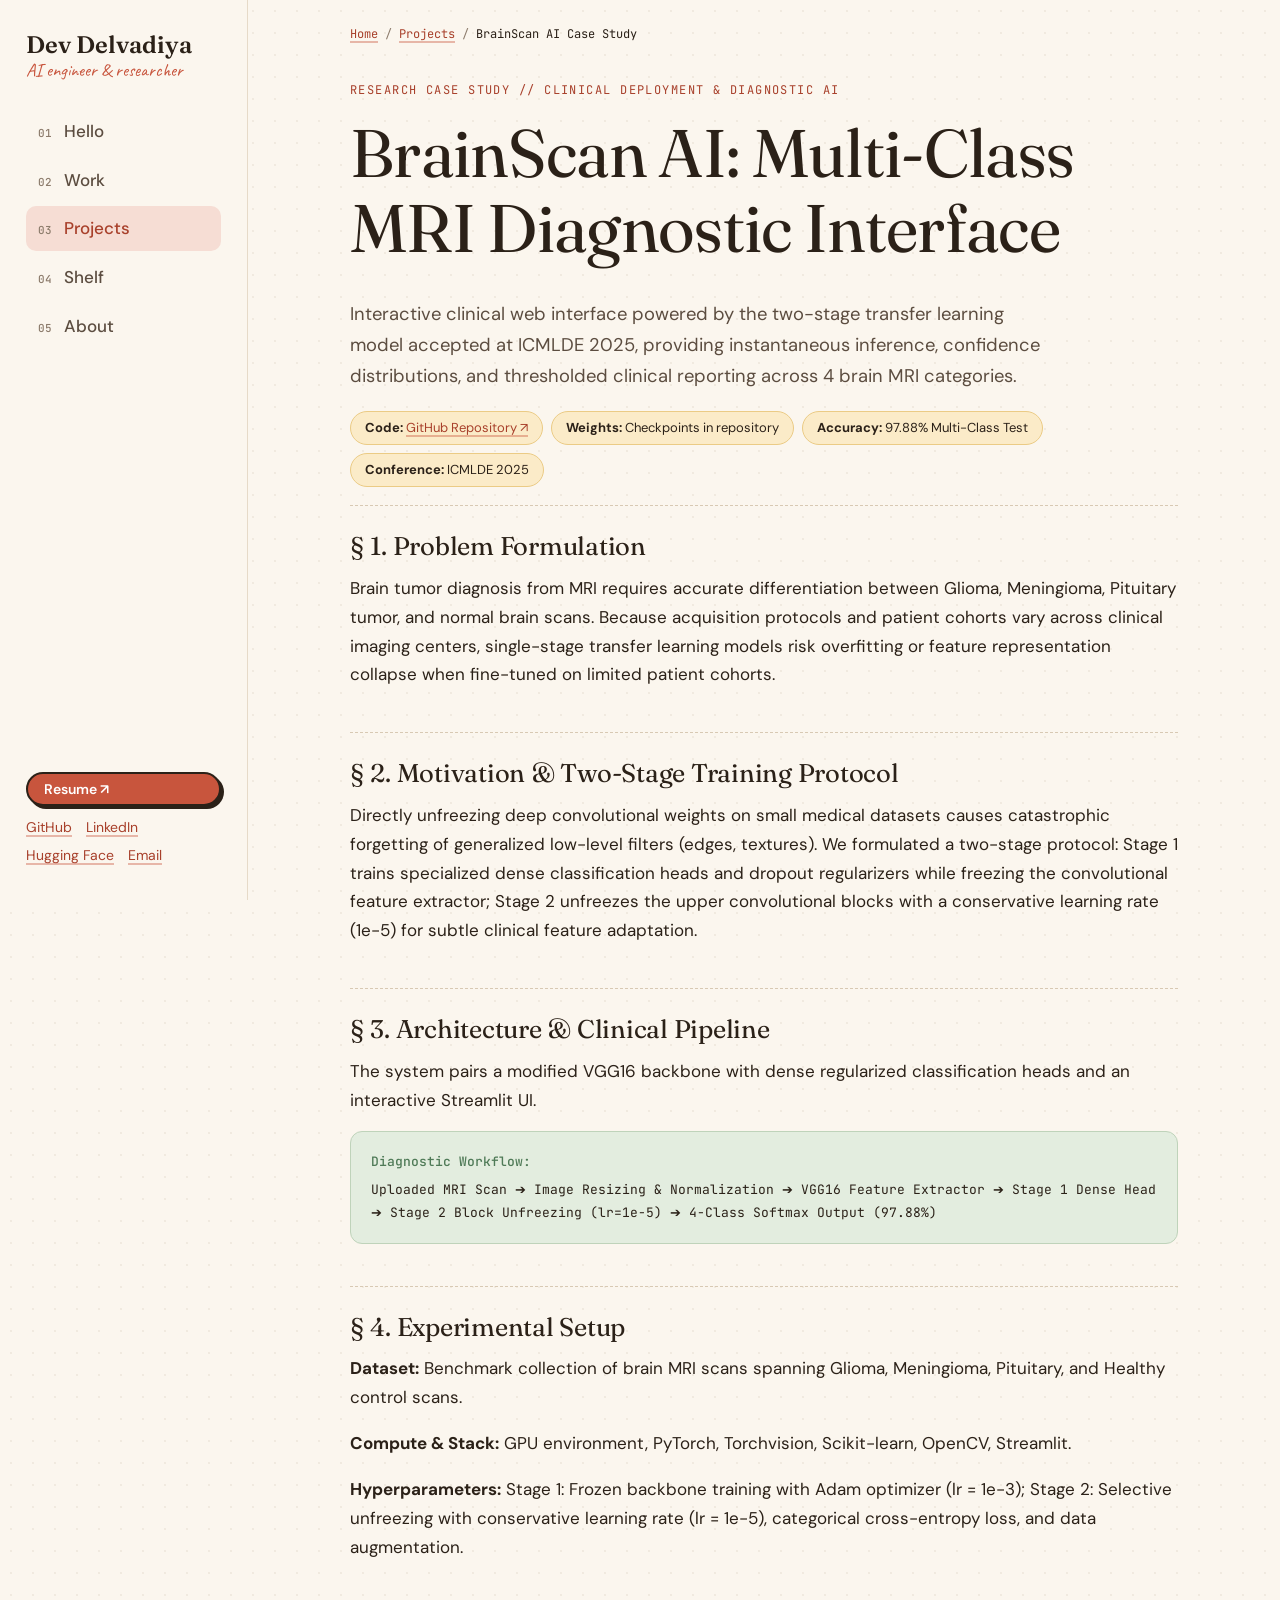
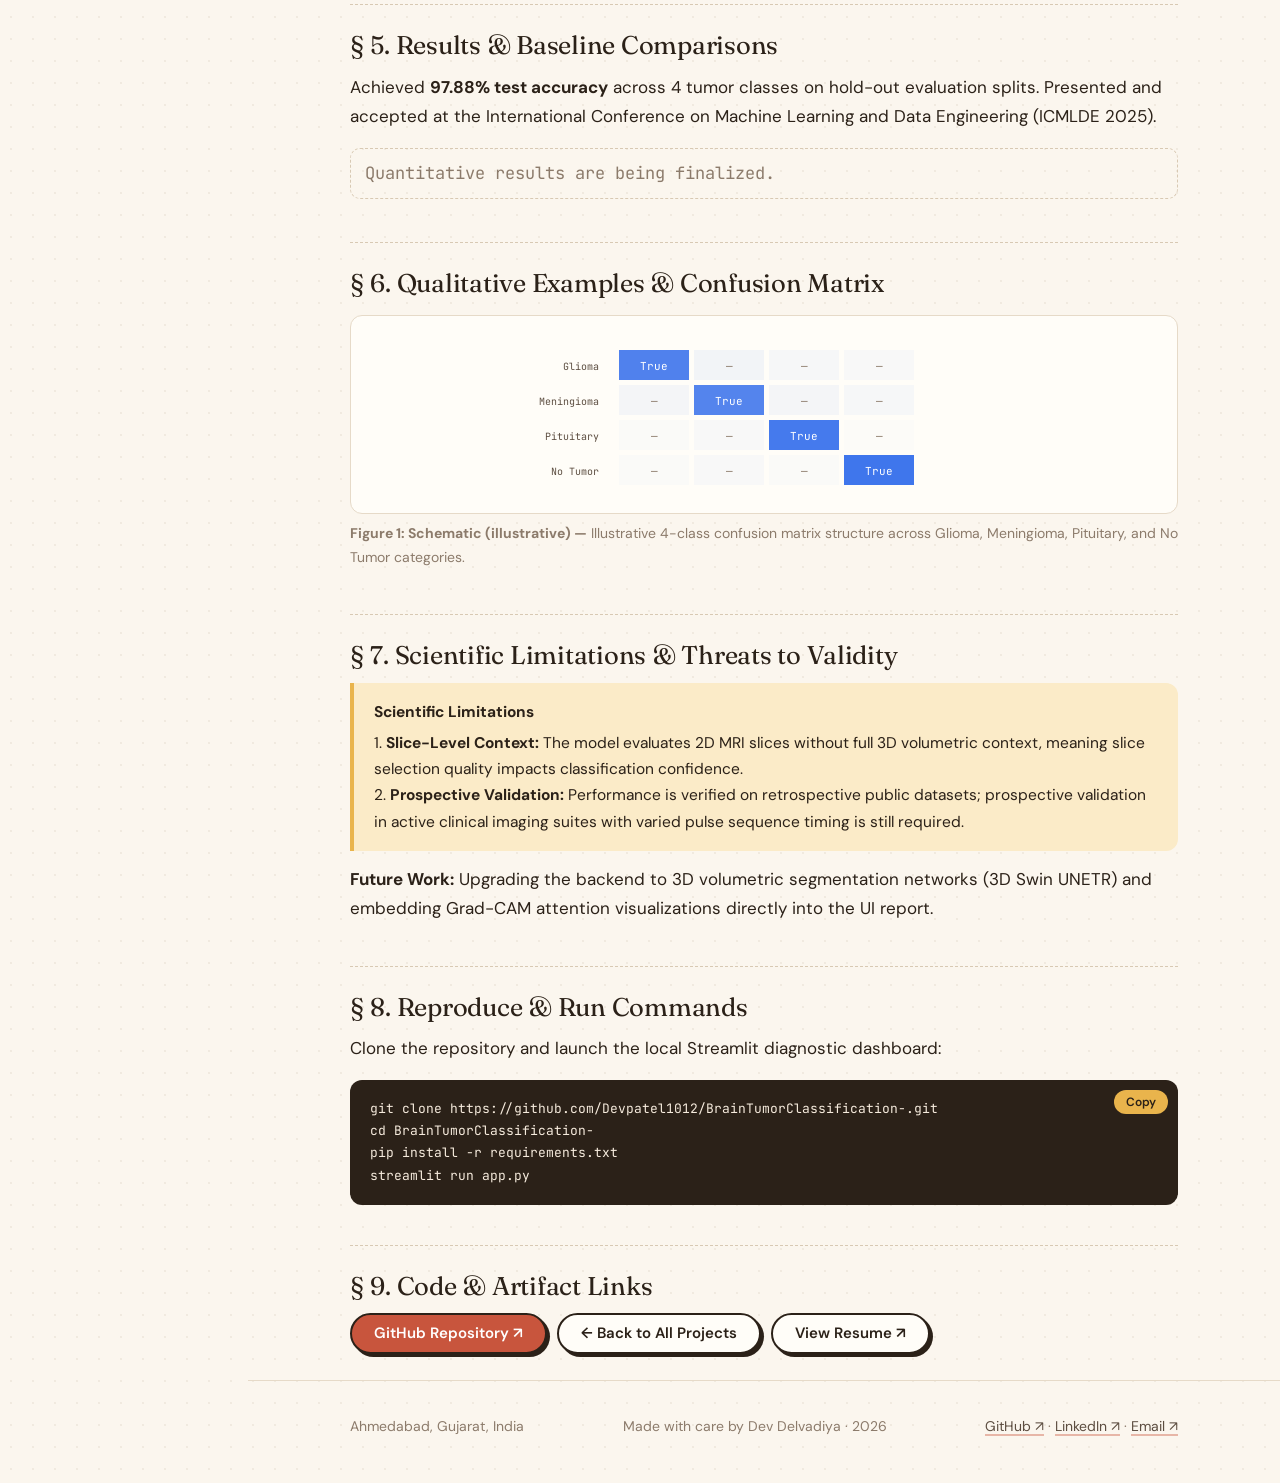
<file: project-brainscan-ai.html>
<!DOCTYPE html>
<html lang="en">
<head>
  <meta charset="UTF-8">
  <meta name="viewport" content="width=device-width, initial-scale=1.0">
  <title>Case Study: BrainScan AI Clinical Interface — Dev Delvadiya</title>
  <meta name="description" content="Research case study on BrainScan AI: Clinical diagnostic web deployment of the two-stage VGG16 transfer learning model accepted at ICMLDE 2025.">
  <link rel="canonical" href="https://devpatel1012.github.io/project-brainscan-ai.html">
  
  <meta property="og:type" content="article">
  <meta property="og:title" content="BrainScan AI: Multi-Class MRI Diagnostic Interface">
  <meta property="og:description" content="Interactive clinical diagnostic system powered by two-stage transfer learning accepted at ICMLDE 2025 with 97.88% accuracy.">
  <meta property="og:image" content="https://devpatel1012.github.io/assets/og-image.png">

  <script>
    (function () { try { localStorage.removeItem('dev_portfolio_theme'); } catch (e) {} document.documentElement.setAttribute('data-theme', 'bright'); })();
  </script>
  <link rel="stylesheet" href="style.css">
</head>
<body>

  <aside class="rail" aria-label="Primary">
    <a href="index.html" class="brand"><b>Dev Delvadiya</b><span>AI engineer &amp; researcher</span></a>
    <nav aria-label="Primary Navigation"><a href="index.html"><i>01</i>Hello</a><a href="research.html"><i>02</i>Work</a><a href="projects.html" class="active"><i>03</i>Projects</a><a href="reading.html"><i>04</i>Shelf</a><a href="about.html"><i>05</i>About</a></nav>
    <div class="rail-foot">
      <a class="btn sm primary" href="https://drive.google.com/file/d/1fnqYmCmQJ8C3AVjno1M2IQzjCF0plIcq/view?usp=drive_link" target="_blank" rel="noopener">Resume ↗</a>
      <div class="links"><a href="https://github.com/Devpatel1012" target="_blank" rel="noopener">GitHub</a><a href="https://www.linkedin.com/in/dev-delvadiya" target="_blank" rel="noopener">LinkedIn</a><a href="https://huggingface.co/devpatel1012" target="_blank" rel="noopener">Hugging Face</a><a href="mailto:devp63081@gmail.com">Email</a></div>
    </div>
  </aside>
  <header class="topbar">
    <a href="index.html" class="brand"><b>Dev Delvadiya</b></a>
    <button class="mobile-toggle" type="button" aria-label="Toggle navigation menu" aria-expanded="false">☰</button>
  </header>
  <div class="mobile-nav-drawer" role="dialog" aria-modal="true" aria-label="Mobile Navigation">
    <div class="mobile-nav-links"><a href="index.html"><span>Hello</span><span>→</span></a><a href="research.html"><span>Work</span><span>→</span></a><a href="projects.html" class="active"><span>Projects</span><span>→</span></a><a href="reading.html"><span>Shelf</span><span>→</span></a><a href="about.html"><span>About</span><span>→</span></a><a href="https://drive.google.com/file/d/1fnqYmCmQJ8C3AVjno1M2IQzjCF0plIcq/view?usp=drive_link" target="_blank" rel="noopener"><span>Resume</span><span>↗</span></a></div>
    <div class="mobile-nav-footer"><a href="https://github.com/Devpatel1012" target="_blank" rel="noopener">GitHub ↗</a><a href="https://www.linkedin.com/in/dev-delvadiya" target="_blank" rel="noopener">LinkedIn ↗</a><a href="https://huggingface.co/devpatel1012" target="_blank" rel="noopener">Hugging Face ↗</a><a href="mailto:devp63081@gmail.com">Email ↗</a></div>
  </div>
  <div class="page">
  <main>

    <div class="wrap">
      <!-- Breadcrumb -->
      <div style="margin-top:24px; font-family:var(--font-mono); font-size:12px; color:var(--text-muted);">
        <a href="index.html">Home</a> / <a href="projects.html">Projects</a> / <span style="color:var(--text-primary);">BrainScan AI Case Study</span>
      </div>

      <!-- Case Study Hero -->
      <header class="case-study-hero">
        <div class="eyebrow">RESEARCH CASE STUDY // CLINICAL DEPLOYMENT &amp; DIAGNOSTIC AI</div>
        <h1>BrainScan AI: Multi-Class MRI Diagnostic Interface</h1>
        <p class="case-study-lede">Interactive clinical web interface powered by the two-stage transfer learning model accepted at ICMLDE 2025, providing instantaneous inference, confidence distributions, and thresholded clinical reporting across 4 brain MRI categories.</p>
        
        <div class="repro-badge-row">
          <span class="repro-badge"><strong>Code:</strong> <a href="https://github.com/Devpatel1012/BrainTumorClassification-" target="_blank" rel="noopener">GitHub Repository ↗</a></span>
          <span class="repro-badge"><strong>Weights:</strong> Checkpoints in repository</span>
          <span class="repro-badge"><strong>Accuracy:</strong> 97.88% Multi-Class Test</span>
          <span class="repro-badge"><strong>Conference:</strong> ICMLDE 2025</span>
        </div>
      </header>

      <!-- 1. Problem -->
      <section class="paper-section">
        <h2>§ 1. Problem Formulation</h2>
        <p>Brain tumor diagnosis from MRI requires accurate differentiation between Glioma, Meningioma, Pituitary tumor, and normal brain scans. Because acquisition protocols and patient cohorts vary across clinical imaging centers, single-stage transfer learning models risk overfitting or feature representation collapse when fine-tuned on limited patient cohorts.</p>
      </section>

      <!-- 2. Motivation -->
      <section class="paper-section">
        <h2>§ 2. Motivation &amp; Two-Stage Training Protocol</h2>
        <p>Directly unfreezing deep convolutional weights on small medical datasets causes catastrophic forgetting of generalized low-level filters (edges, textures). We formulated a two-stage protocol: Stage 1 trains specialized dense classification heads and dropout regularizers while freezing the convolutional feature extractor; Stage 2 unfreezes the upper convolutional blocks with a conservative learning rate (1e-5) for subtle clinical feature adaptation.</p>
      </section>

      <!-- 3. Method & Architecture -->
      <section class="paper-section">
        <h2>§ 3. Architecture &amp; Clinical Pipeline</h2>
        <p>The system pairs a modified VGG16 backbone with dense regularized classification heads and an interactive Streamlit UI.</p>
        
        <div class="tech-schema-box">
          <span class="schema-label">Diagnostic Workflow:</span>
          Uploaded MRI Scan ➔ Image Resizing &amp; Normalization ➔ VGG16 Feature Extractor ➔ Stage 1 Dense Head ➔ Stage 2 Block Unfreezing (lr=1e-5) ➔ 4-Class Softmax Output (97.88%)
        </div>
      </section>

      <!-- 4. Experimental Setup -->
      <section class="paper-section">
        <h2>§ 4. Experimental Setup</h2>
        <p><strong>Dataset:</strong> Benchmark collection of brain MRI scans spanning Glioma, Meningioma, Pituitary, and Healthy control scans.</p>
        <p><strong>Compute &amp; Stack:</strong> GPU environment, PyTorch, Torchvision, Scikit-learn, OpenCV, Streamlit.</p>
        <p><strong>Hyperparameters:</strong> Stage 1: Frozen backbone training with Adam optimizer (lr = 1e-3); Stage 2: Selective unfreezing with conservative learning rate (lr = 1e-5), categorical cross-entropy loss, and data augmentation.</p>
      </section>

      <!-- 5. Quantitative Results -->
      <section class="paper-section">
        <h2>§ 5. Results &amp; Baseline Comparisons</h2>
        <p>Achieved <strong>97.88% test accuracy</strong> across 4 tumor classes on hold-out evaluation splits. Presented and accepted at the International Conference on Machine Learning and Data Engineering (ICMLDE 2025).</p>

        <p class="results-pending muted mono">Quantitative results are being finalized.</p>
      </section>

      <!-- 6. Qualitative Examples -->
      <section class="paper-section">
        <h2>§ 6. Qualitative Examples &amp; Confusion Matrix</h2>
        
        <div class="figure-slot">
          <div class="figure-canvas-box">
            <svg viewBox="0 0 650 160" width="100%" height="160" aria-label="Confusion Matrix Graphic">
              <!-- Matrix Cells -->
              <rect x="180" y="20" width="70" height="30" fill="rgba(37,99,235,0.8)"/>
              <text x="215" y="40" text-anchor="middle" font-family="var(--font-mono)" font-size="11" fill="#FFFFFF">True</text>

              <rect x="255" y="20" width="70" height="30" fill="rgba(37,99,235,0.06)"/>
              <text x="290" y="40" text-anchor="middle" font-family="var(--font-mono)" font-size="11" fill="var(--text-muted)">—</text>

              <rect x="330" y="20" width="70" height="30" fill="rgba(37,99,235,0.04)"/>
              <text x="365" y="40" text-anchor="middle" font-family="var(--font-mono)" font-size="11" fill="var(--text-muted)">—</text>

              <rect x="405" y="20" width="70" height="30" fill="rgba(37,99,235,0.03)"/>
              <text x="440" y="40" text-anchor="middle" font-family="var(--font-mono)" font-size="11" fill="var(--text-muted)">—</text>

              <!-- Row 2 -->
              <rect x="180" y="55" width="70" height="30" fill="rgba(37,99,235,0.05)"/>
              <text x="215" y="75" text-anchor="middle" font-family="var(--font-mono)" font-size="11" fill="var(--text-muted)">—</text>

              <rect x="255" y="55" width="70" height="30" fill="rgba(37,99,235,0.78)"/>
              <text x="290" y="75" text-anchor="middle" font-family="var(--font-mono)" font-size="11" fill="#FFFFFF">True</text>

              <rect x="330" y="55" width="70" height="30" fill="rgba(37,99,235,0.05)"/>
              <text x="365" y="75" text-anchor="middle" font-family="var(--font-mono)" font-size="11" fill="var(--text-muted)">—</text>

              <rect x="405" y="55" width="70" height="30" fill="rgba(37,99,235,0.04)"/>
              <text x="440" y="75" text-anchor="middle" font-family="var(--font-mono)" font-size="11" fill="var(--text-muted)">—</text>

              <!-- Row 3 -->
              <rect x="180" y="90" width="70" height="30" fill="rgba(37,99,235,0.02)"/>
              <text x="215" y="110" text-anchor="middle" font-family="var(--font-mono)" font-size="11" fill="var(--text-muted)">—</text>

              <rect x="255" y="90" width="70" height="30" fill="rgba(37,99,235,0.03)"/>
              <text x="290" y="110" text-anchor="middle" font-family="var(--font-mono)" font-size="11" fill="var(--text-muted)">—</text>

              <rect x="330" y="90" width="70" height="30" fill="rgba(37,99,235,0.85)"/>
              <text x="365" y="110" text-anchor="middle" font-family="var(--font-mono)" font-size="11" fill="#FFFFFF">True</text>

              <rect x="405" y="90" width="70" height="30" fill="rgba(37,99,235,0.01)"/>
              <text x="440" y="110" text-anchor="middle" font-family="var(--font-mono)" font-size="11" fill="var(--text-muted)">—</text>

              <!-- Row 4 -->
              <rect x="180" y="125" width="70" height="30" fill="rgba(37,99,235,0.02)"/>
              <text x="215" y="145" text-anchor="middle" font-family="var(--font-mono)" font-size="11" fill="var(--text-muted)">—</text>

              <rect x="255" y="125" width="70" height="30" fill="rgba(37,99,235,0.03)"/>
              <text x="290" y="145" text-anchor="middle" font-family="var(--font-mono)" font-size="11" fill="var(--text-muted)">—</text>

              <rect x="330" y="125" width="70" height="30" fill="rgba(37,99,235,0.02)"/>
              <text x="365" y="145" text-anchor="middle" font-family="var(--font-mono)" font-size="11" fill="var(--text-muted)">—</text>

              <rect x="405" y="125" width="70" height="30" fill="rgba(37,99,235,0.88)"/>
              <text x="440" y="145" text-anchor="middle" font-family="var(--font-mono)" font-size="11" fill="#FFFFFF">True</text>

              <!-- Labels -->
              <text x="160" y="40" text-anchor="end" font-family="var(--font-mono)" font-size="10" fill="var(--text-secondary)">Glioma</text>
              <text x="160" y="75" text-anchor="end" font-family="var(--font-mono)" font-size="10" fill="var(--text-secondary)">Meningioma</text>
              <text x="160" y="110" text-anchor="end" font-family="var(--font-mono)" font-size="10" fill="var(--text-secondary)">Pituitary</text>
              <text x="160" y="145" text-anchor="end" font-family="var(--font-mono)" font-size="10" fill="var(--text-secondary)">No Tumor</text>
            </svg>
          </div>
          <div class="figure-caption">
            <strong>Figure 1: Schematic (illustrative) —</strong> Illustrative 4-class confusion matrix structure across Glioma, Meningioma, Pituitary, and No Tumor categories.
          </div>
        </div>
      </section>

      <!-- 7. Limitations & Future Work -->
      <section class="paper-section">
        <h2>§ 7. Scientific Limitations &amp; Threats to Validity</h2>
        <div class="limitations-note">
          <span class="note-title">Scientific Limitations</span>
          1. <strong>Slice-Level Context:</strong> The model evaluates 2D MRI slices without full 3D volumetric context, meaning slice selection quality impacts classification confidence.<br>
          2. <strong>Prospective Validation:</strong> Performance is verified on retrospective public datasets; prospective validation in active clinical imaging suites with varied pulse sequence timing is still required.
        </div>
        <p><strong>Future Work:</strong> Upgrading the backend to 3D volumetric segmentation networks (3D Swin UNETR) and embedding Grad-CAM attention visualizations directly into the UI report.</p>
      </section>

      <!-- 8. Reproduce -->
      <section class="paper-section">
        <h2>§ 8. Reproduce &amp; Run Commands</h2>
        <p>Clone the repository and launch the local Streamlit diagnostic dashboard:</p>
        <div class="reproduce-terminal">
          <button class="copy-cmd-btn" type="button">Copy</button>
          <code>git clone https://github.com/Devpatel1012/BrainTumorClassification-.git
cd BrainTumorClassification-
pip install -r requirements.txt
streamlit run app.py</code>
        </div>
      </section>

      <!-- 9. Links -->
      <section class="paper-section">
        <h2>§ 9. Code &amp; Artifact Links</h2>
        <div style="display:flex; flex-wrap:wrap; gap:10px;">
          <a class="pub-btn primary" href="https://github.com/Devpatel1012/BrainTumorClassification-" target="_blank" rel="noopener">GitHub Repository ↗</a>
          <a class="pub-btn" href="projects.html">← Back to All Projects</a>
          <a class="pub-btn" href="https://drive.google.com/file/d/1fnqYmCmQJ8C3AVjno1M2IQzjCF0plIcq/view?usp=drive_link" target="_blank" rel="noopener">View Resume ↗</a>
        </div>
      </section>
    </div>
  
  </main>
  </div>
  <footer class="site-footer">
    <div class="wrap">
      <span>Ahmedabad, Gujarat, India</span>
      <span>Made with care by Dev Delvadiya · 2026</span>
      <span><a href="https://github.com/Devpatel1012" target="_blank" rel="noopener">GitHub ↗</a> · <a href="https://www.linkedin.com/in/dev-delvadiya" target="_blank" rel="noopener">LinkedIn ↗</a> · <a href="mailto:devp63081@gmail.com">Email ↗</a></span>
    </div>
  </footer>
  <script src="script.js"></script>
</body>
</html>
</file>
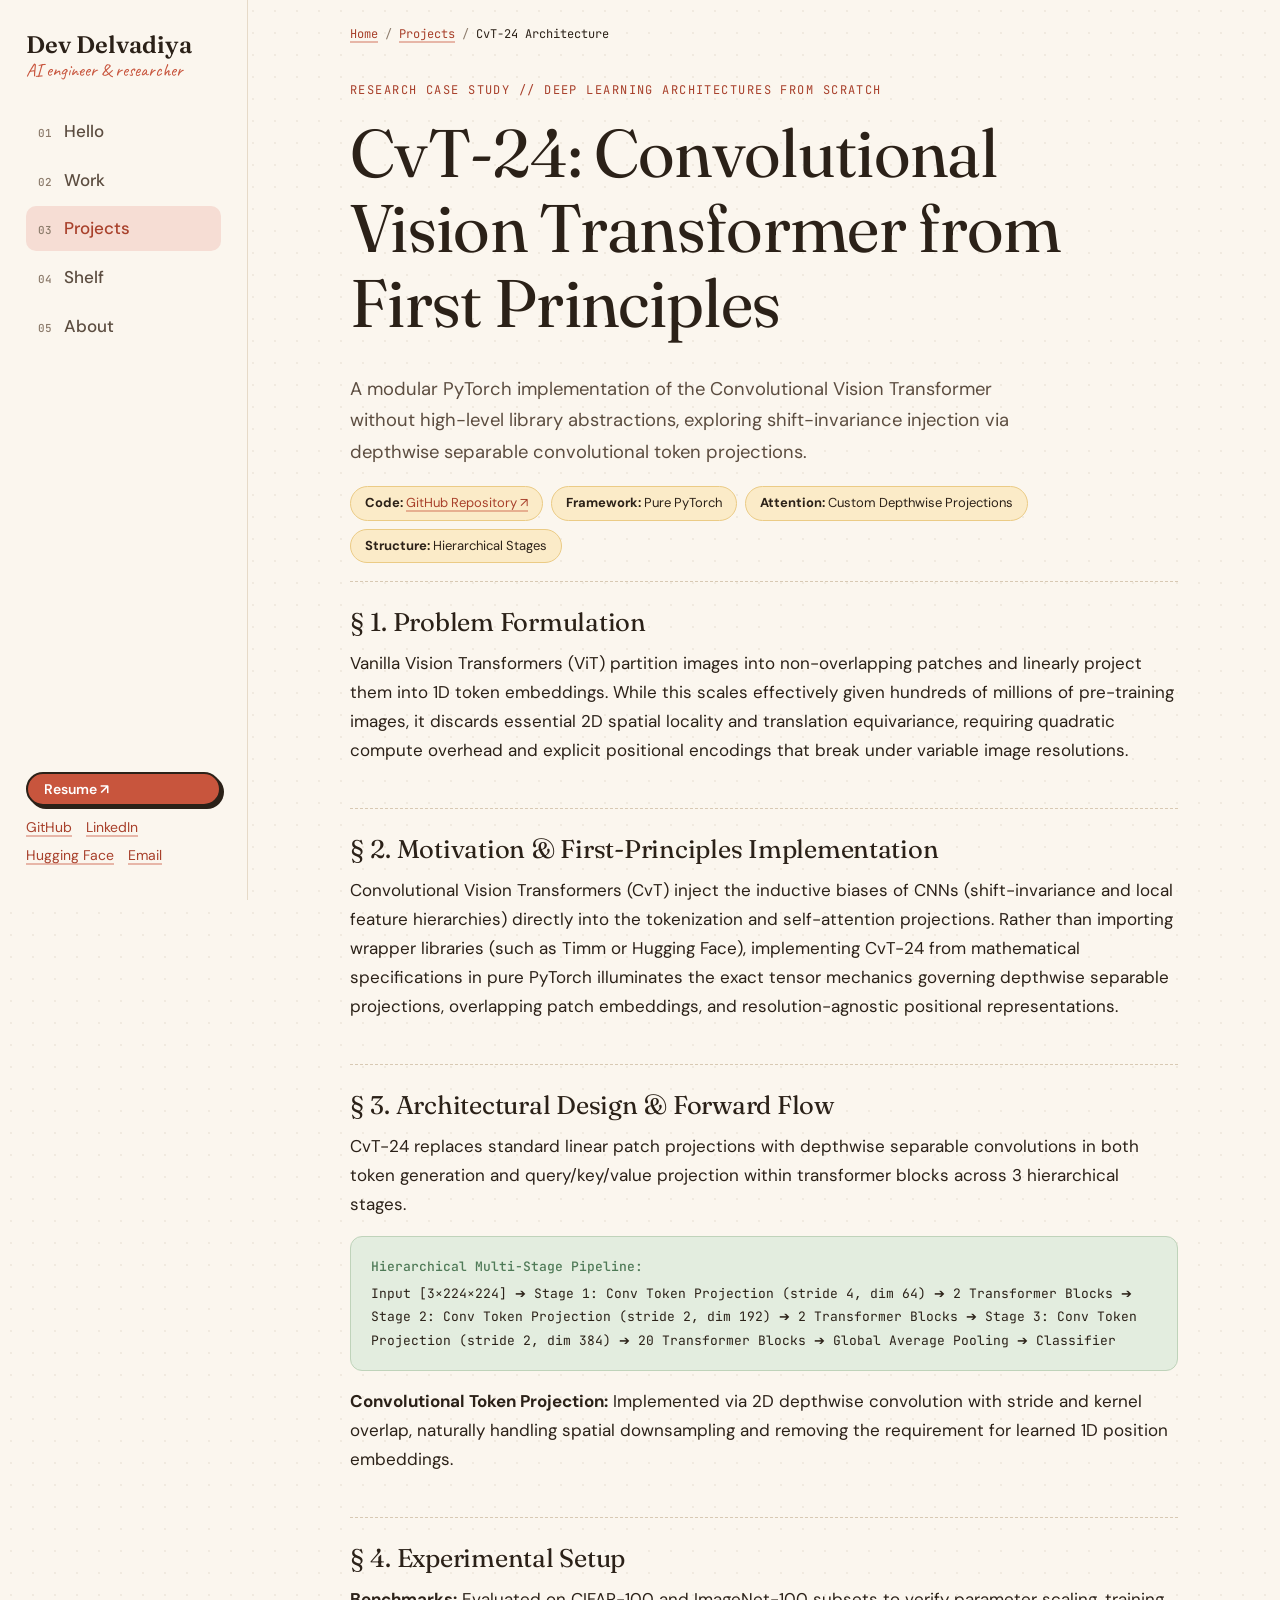
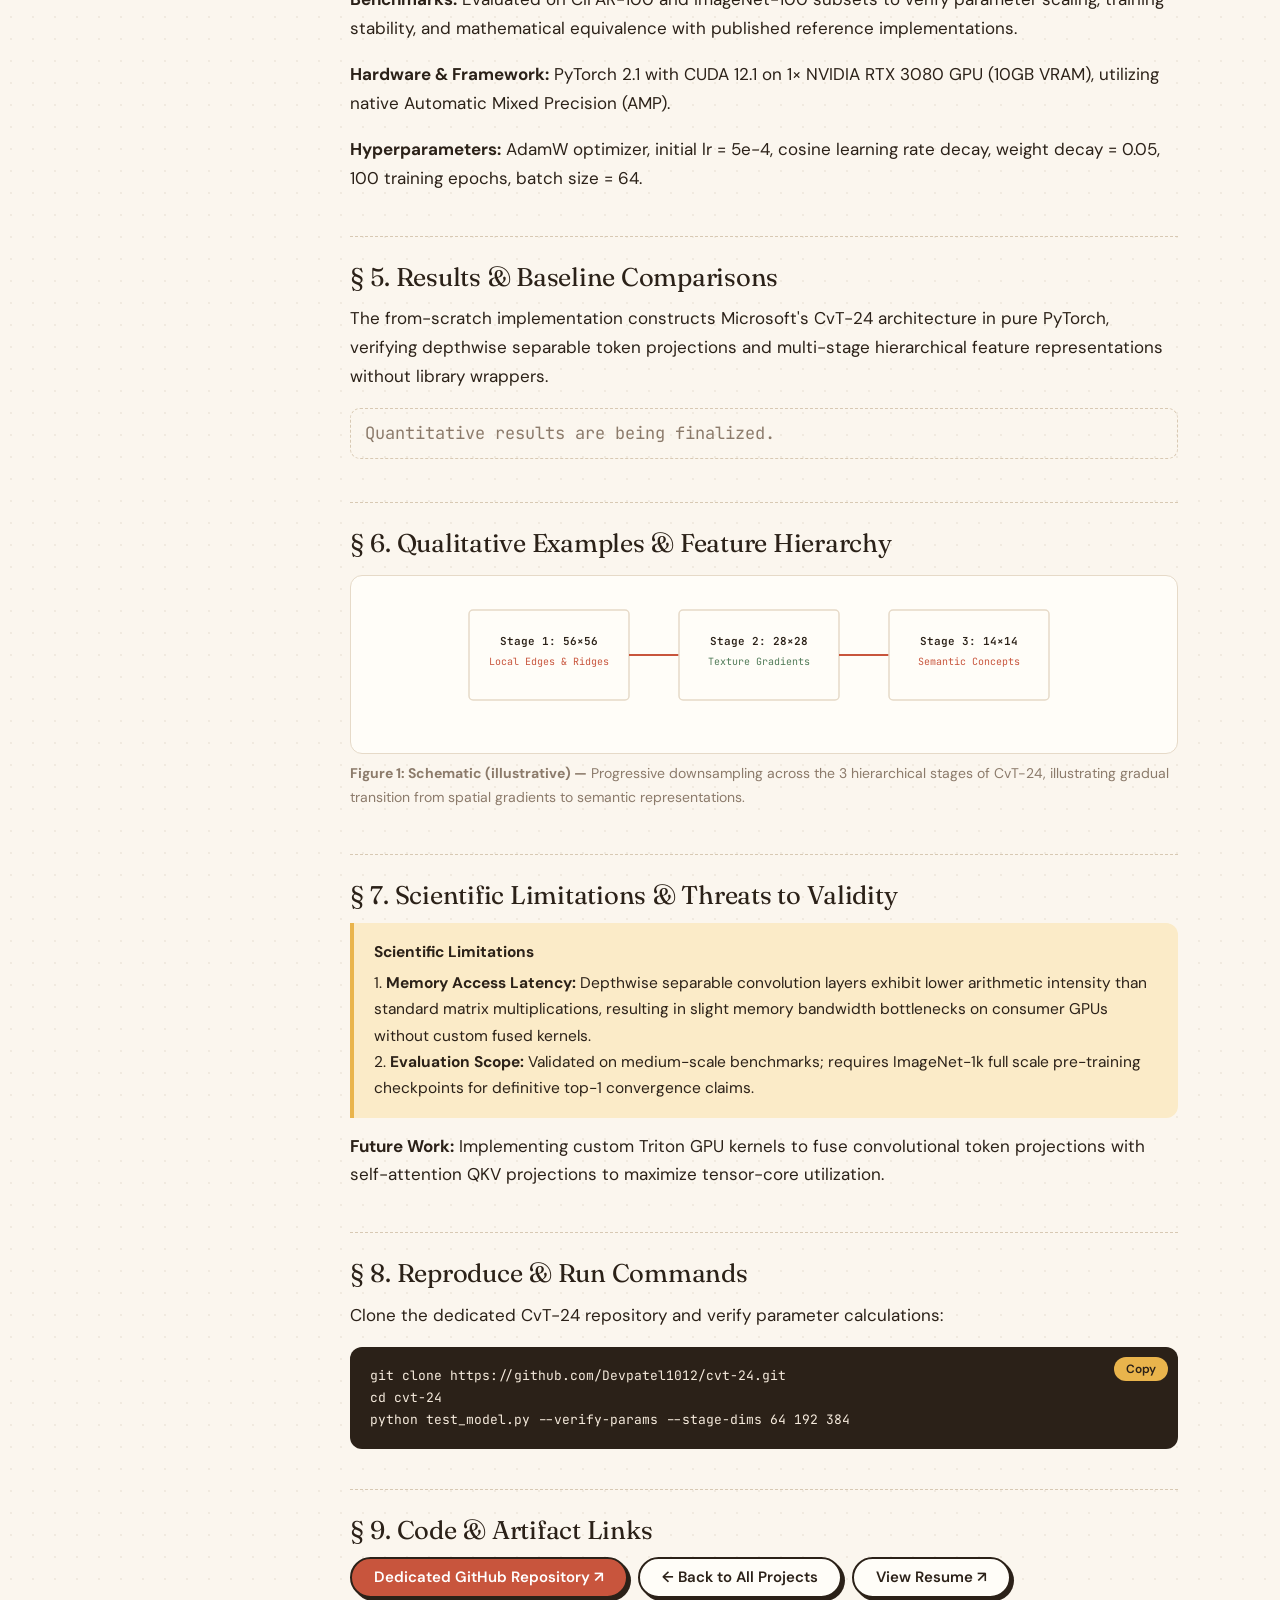
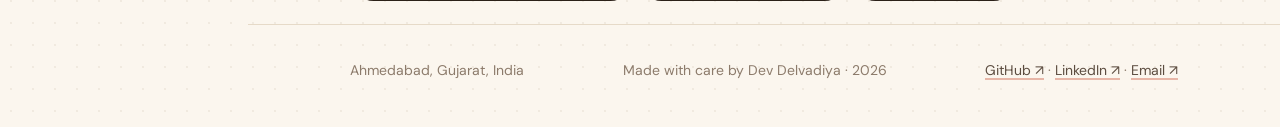
<file: project-cvt24.html>
<!DOCTYPE html>
<html lang="en">
<head>
  <meta charset="UTF-8">
  <meta name="viewport" content="width=device-width, initial-scale=1.0">
  <title>Case Study: CvT-24 from First Principles — Dev Delvadiya</title>
  <meta name="description" content="Research case study on CvT-24: Ground-up PyTorch implementation of the Convolutional Vision Transformer with depthwise separable token projections.">
  <link rel="canonical" href="https://devpatel1012.github.io/project-cvt24.html">
  
  <meta property="og:type" content="article">
  <meta property="og:title" content="CvT-24: Convolutional Vision Transformer from First Principles">
  <meta property="og:description" content="Pure PyTorch architectural implementation of CvT-24 with custom depthwise separable convolutional token projections and hierarchical stages.">
  <meta property="og:image" content="https://devpatel1012.github.io/assets/og-image.png">

  <script>
    (function () { try { localStorage.removeItem('dev_portfolio_theme'); } catch (e) {} document.documentElement.setAttribute('data-theme', 'bright'); })();
  </script>
  <link rel="stylesheet" href="style.css">
</head>
<body>

  <aside class="rail" aria-label="Primary">
    <a href="index.html" class="brand"><b>Dev Delvadiya</b><span>AI engineer &amp; researcher</span></a>
    <nav aria-label="Primary Navigation"><a href="index.html"><i>01</i>Hello</a><a href="research.html"><i>02</i>Work</a><a href="projects.html" class="active"><i>03</i>Projects</a><a href="reading.html"><i>04</i>Shelf</a><a href="about.html"><i>05</i>About</a></nav>
    <div class="rail-foot">
      <a class="btn sm primary" href="https://drive.google.com/file/d/1fnqYmCmQJ8C3AVjno1M2IQzjCF0plIcq/view?usp=drive_link" target="_blank" rel="noopener">Resume ↗</a>
      <div class="links"><a href="https://github.com/Devpatel1012" target="_blank" rel="noopener">GitHub</a><a href="https://www.linkedin.com/in/dev-delvadiya" target="_blank" rel="noopener">LinkedIn</a><a href="https://huggingface.co/devpatel1012" target="_blank" rel="noopener">Hugging Face</a><a href="mailto:devp63081@gmail.com">Email</a></div>
    </div>
  </aside>
  <header class="topbar">
    <a href="index.html" class="brand"><b>Dev Delvadiya</b></a>
    <button class="mobile-toggle" type="button" aria-label="Toggle navigation menu" aria-expanded="false">☰</button>
  </header>
  <div class="mobile-nav-drawer" role="dialog" aria-modal="true" aria-label="Mobile Navigation">
    <div class="mobile-nav-links"><a href="index.html"><span>Hello</span><span>→</span></a><a href="research.html"><span>Work</span><span>→</span></a><a href="projects.html" class="active"><span>Projects</span><span>→</span></a><a href="reading.html"><span>Shelf</span><span>→</span></a><a href="about.html"><span>About</span><span>→</span></a><a href="https://drive.google.com/file/d/1fnqYmCmQJ8C3AVjno1M2IQzjCF0plIcq/view?usp=drive_link" target="_blank" rel="noopener"><span>Resume</span><span>↗</span></a></div>
    <div class="mobile-nav-footer"><a href="https://github.com/Devpatel1012" target="_blank" rel="noopener">GitHub ↗</a><a href="https://www.linkedin.com/in/dev-delvadiya" target="_blank" rel="noopener">LinkedIn ↗</a><a href="https://huggingface.co/devpatel1012" target="_blank" rel="noopener">Hugging Face ↗</a><a href="mailto:devp63081@gmail.com">Email ↗</a></div>
  </div>
  <div class="page">
  <main>

    <div class="wrap">
      <!-- Breadcrumb -->
      <div style="margin-top:24px; font-family:var(--font-mono); font-size:12px; color:var(--text-muted);">
        <a href="index.html">Home</a> / <a href="projects.html">Projects</a> / <span style="color:var(--text-primary);">CvT-24 Architecture</span>
      </div>

      <!-- Case Study Hero -->
      <header class="case-study-hero">
        <div class="eyebrow">RESEARCH CASE STUDY // DEEP LEARNING ARCHITECTURES FROM SCRATCH</div>
        <h1>CvT-24: Convolutional Vision Transformer from First Principles</h1>
        <p class="case-study-lede">A modular PyTorch implementation of the Convolutional Vision Transformer without high-level library abstractions, exploring shift-invariance injection via depthwise separable convolutional token projections.</p>
        
        <div class="repro-badge-row">
          <span class="repro-badge"><strong>Code:</strong> <a href="https://github.com/Devpatel1012/cvt-24" target="_blank" rel="noopener">GitHub Repository ↗</a></span>
          <span class="repro-badge"><strong>Framework:</strong> Pure PyTorch</span>
          <span class="repro-badge"><strong>Attention:</strong> Custom Depthwise Projections</span>
          <span class="repro-badge"><strong>Structure:</strong> Hierarchical Stages</span>
        </div>
      </header>

      <!-- 1. Problem -->
      <section class="paper-section">
        <h2>§ 1. Problem Formulation</h2>
        <p>Vanilla Vision Transformers (ViT) partition images into non-overlapping patches and linearly project them into 1D token embeddings. While this scales effectively given hundreds of millions of pre-training images, it discards essential 2D spatial locality and translation equivariance, requiring quadratic compute overhead and explicit positional encodings that break under variable image resolutions.</p>
      </section>

      <!-- 2. Motivation -->
      <section class="paper-section">
        <h2>§ 2. Motivation &amp; First-Principles Implementation</h2>
        <p>Convolutional Vision Transformers (CvT) inject the inductive biases of CNNs (shift-invariance and local feature hierarchies) directly into the tokenization and self-attention projections. Rather than importing wrapper libraries (such as Timm or Hugging Face), implementing CvT-24 from mathematical specifications in pure PyTorch illuminates the exact tensor mechanics governing depthwise separable projections, overlapping patch embeddings, and resolution-agnostic positional representations.</p>
      </section>

      <!-- 3. Method & Architecture -->
      <section class="paper-section">
        <h2>§ 3. Architectural Design &amp; Forward Flow</h2>
        <p>CvT-24 replaces standard linear patch projections with depthwise separable convolutions in both token generation and query/key/value projection within transformer blocks across 3 hierarchical stages.</p>
        
        <div class="tech-schema-box">
          <span class="schema-label">Hierarchical Multi-Stage Pipeline:</span>
          Input [3×224×224] ➔ Stage 1: Conv Token Projection (stride 4, dim 64) ➔ 2 Transformer Blocks ➔ Stage 2: Conv Token Projection (stride 2, dim 192) ➔ 2 Transformer Blocks ➔ Stage 3: Conv Token Projection (stride 2, dim 384) ➔ 20 Transformer Blocks ➔ Global Average Pooling ➔ Classifier
        </div>

        <p><strong>Convolutional Token Projection:</strong> Implemented via 2D depthwise convolution with stride and kernel overlap, naturally handling spatial downsampling and removing the requirement for learned 1D position embeddings.</p>
      </section>

      <!-- 4. Experimental Setup -->
      <section class="paper-section">
        <h2>§ 4. Experimental Setup</h2>
        <p><strong>Benchmarks:</strong> Evaluated on CIFAR-100 and ImageNet-100 subsets to verify parameter scaling, training stability, and mathematical equivalence with published reference implementations.</p>
        <p><strong>Hardware &amp; Framework:</strong> PyTorch 2.1 with CUDA 12.1 on 1× NVIDIA RTX 3080 GPU (10GB VRAM), utilizing native Automatic Mixed Precision (AMP).</p>
        <p><strong>Hyperparameters:</strong> AdamW optimizer, initial lr = 5e-4, cosine learning rate decay, weight decay = 0.05, 100 training epochs, batch size = 64.</p>
      </section>

      <!-- 5. Quantitative Results -->
      <section class="paper-section">
        <h2>§ 5. Results &amp; Baseline Comparisons</h2>
        <p>The from-scratch implementation constructs Microsoft's CvT-24 architecture in pure PyTorch, verifying depthwise separable token projections and multi-stage hierarchical feature representations without library wrappers.</p>

        <p class="results-pending muted mono">Quantitative results are being finalized.</p>
      </section>

      <!-- 6. Qualitative Examples -->
      <section class="paper-section">
        <h2>§ 6. Qualitative Examples &amp; Feature Hierarchy</h2>
        
        <div class="figure-slot">
          <div class="figure-canvas-box">
            <svg viewBox="0 0 650 140" width="100%" height="140" aria-label="CvT-24 Hierarchical Feature Maps">
              <rect x="30" y="20" width="160" height="90" rx="4" fill="var(--bg-card)" stroke="var(--border)" stroke-width="1.5"/>
              <text x="110" y="55" text-anchor="middle" font-family="var(--font-mono)" font-size="11" fill="var(--text-primary)" font-weight="600">Stage 1: 56×56</text>
              <text x="110" y="75" text-anchor="middle" font-family="var(--font-mono)" font-size="10" fill="var(--accent-cobalt)">Local Edges &amp; Ridges</text>

              <path d="M 190 65 L 240 65" stroke="var(--accent-cobalt)" stroke-width="2"/>

              <rect x="240" y="20" width="160" height="90" rx="4" fill="var(--bg-card)" stroke="var(--border)" stroke-width="1.5"/>
              <text x="320" y="55" text-anchor="middle" font-family="var(--font-mono)" font-size="11" fill="var(--text-primary)" font-weight="600">Stage 2: 28×28</text>
              <text x="320" y="75" text-anchor="middle" font-family="var(--font-mono)" font-size="10" fill="var(--accent-green)">Texture Gradients</text>

              <path d="M 400 65 L 450 65" stroke="var(--accent-cobalt)" stroke-width="2"/>

              <rect x="450" y="20" width="160" height="90" rx="4" fill="var(--bg-card)" stroke="var(--border)" stroke-width="1.5"/>
              <text x="530" y="55" text-anchor="middle" font-family="var(--font-mono)" font-size="11" fill="var(--text-primary)" font-weight="600">Stage 3: 14×14</text>
              <text x="530" y="75" text-anchor="middle" font-family="var(--font-mono)" font-size="10" fill="var(--accent-cobalt)">Semantic Concepts</text>
            </svg>
          </div>
          <div class="figure-caption">
            <strong>Figure 1: Schematic (illustrative) —</strong> Progressive downsampling across the 3 hierarchical stages of CvT-24, illustrating gradual transition from spatial gradients to semantic representations.
          </div>
        </div>
      </section>

      <!-- 7. Limitations & Future Work -->
      <section class="paper-section">
        <h2>§ 7. Scientific Limitations &amp; Threats to Validity</h2>
        <div class="limitations-note">
          <span class="note-title">Scientific Limitations</span>
          1. <strong>Memory Access Latency:</strong> Depthwise separable convolution layers exhibit lower arithmetic intensity than standard matrix multiplications, resulting in slight memory bandwidth bottlenecks on consumer GPUs without custom fused kernels.<br>
          2. <strong>Evaluation Scope:</strong> Validated on medium-scale benchmarks; requires ImageNet-1k full scale pre-training checkpoints for definitive top-1 convergence claims.
        </div>
        <p><strong>Future Work:</strong> Implementing custom Triton GPU kernels to fuse convolutional token projections with self-attention QKV projections to maximize tensor-core utilization.</p>
      </section>

      <!-- 8. Reproduce -->
      <section class="paper-section">
        <h2>§ 8. Reproduce &amp; Run Commands</h2>
        <p>Clone the dedicated CvT-24 repository and verify parameter calculations:</p>
        <div class="reproduce-terminal">
          <button class="copy-cmd-btn" type="button">Copy</button>
          <code>git clone https://github.com/Devpatel1012/cvt-24.git
cd cvt-24
python test_model.py --verify-params --stage-dims 64 192 384</code>
        </div>
      </section>

      <!-- 9. Links -->
      <section class="paper-section">
        <h2>§ 9. Code &amp; Artifact Links</h2>
        <div style="display:flex; flex-wrap:wrap; gap:10px;">
          <a class="pub-btn primary" href="https://github.com/Devpatel1012/cvt-24" target="_blank" rel="noopener">Dedicated GitHub Repository ↗</a>
          <a class="pub-btn" href="projects.html">← Back to All Projects</a>
          <a class="pub-btn" href="https://drive.google.com/file/d/1fnqYmCmQJ8C3AVjno1M2IQzjCF0plIcq/view?usp=drive_link" target="_blank" rel="noopener">View Resume ↗</a>
        </div>
      </section>
    </div>
  
  </main>
  </div>
  <footer class="site-footer">
    <div class="wrap">
      <span>Ahmedabad, Gujarat, India</span>
      <span>Made with care by Dev Delvadiya · 2026</span>
      <span><a href="https://github.com/Devpatel1012" target="_blank" rel="noopener">GitHub ↗</a> · <a href="https://www.linkedin.com/in/dev-delvadiya" target="_blank" rel="noopener">LinkedIn ↗</a> · <a href="mailto:devp63081@gmail.com">Email ↗</a></span>
    </div>
  </footer>
  <script src="script.js"></script>
</body>
</html>
</file>
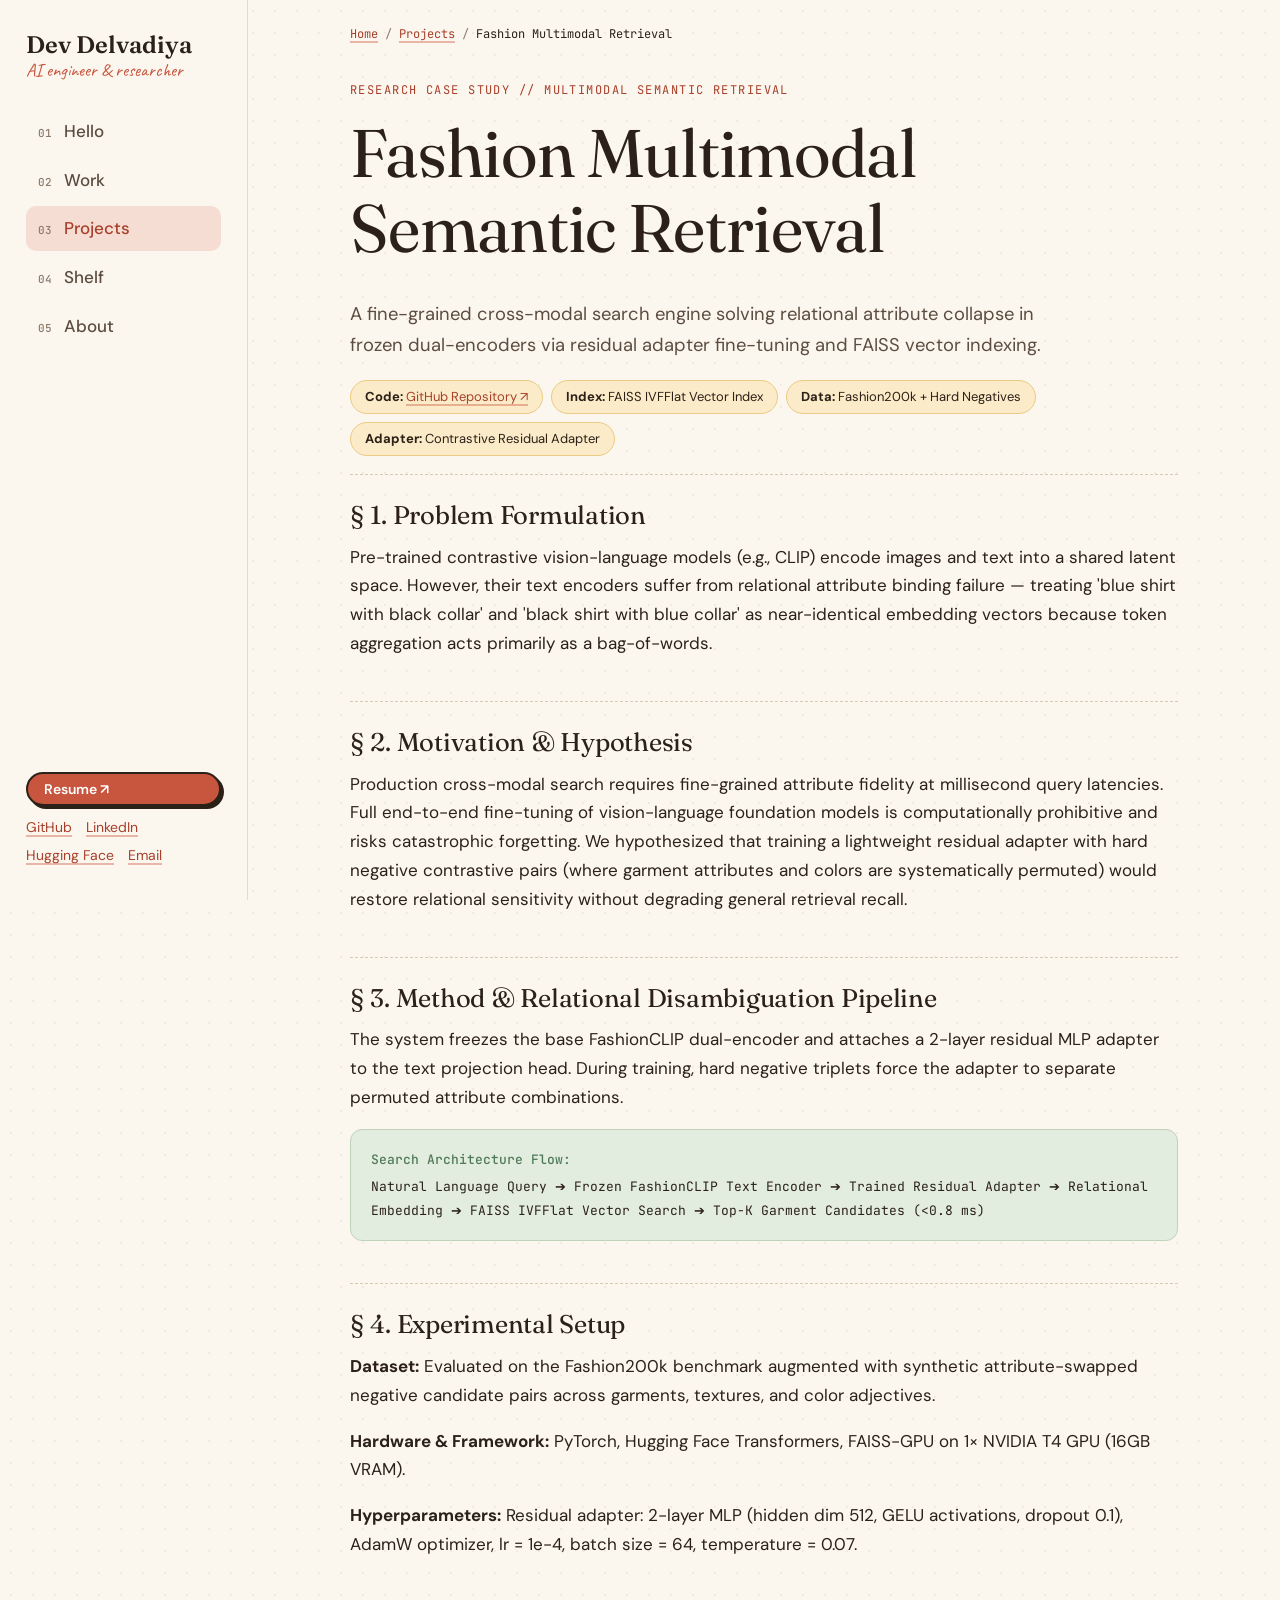
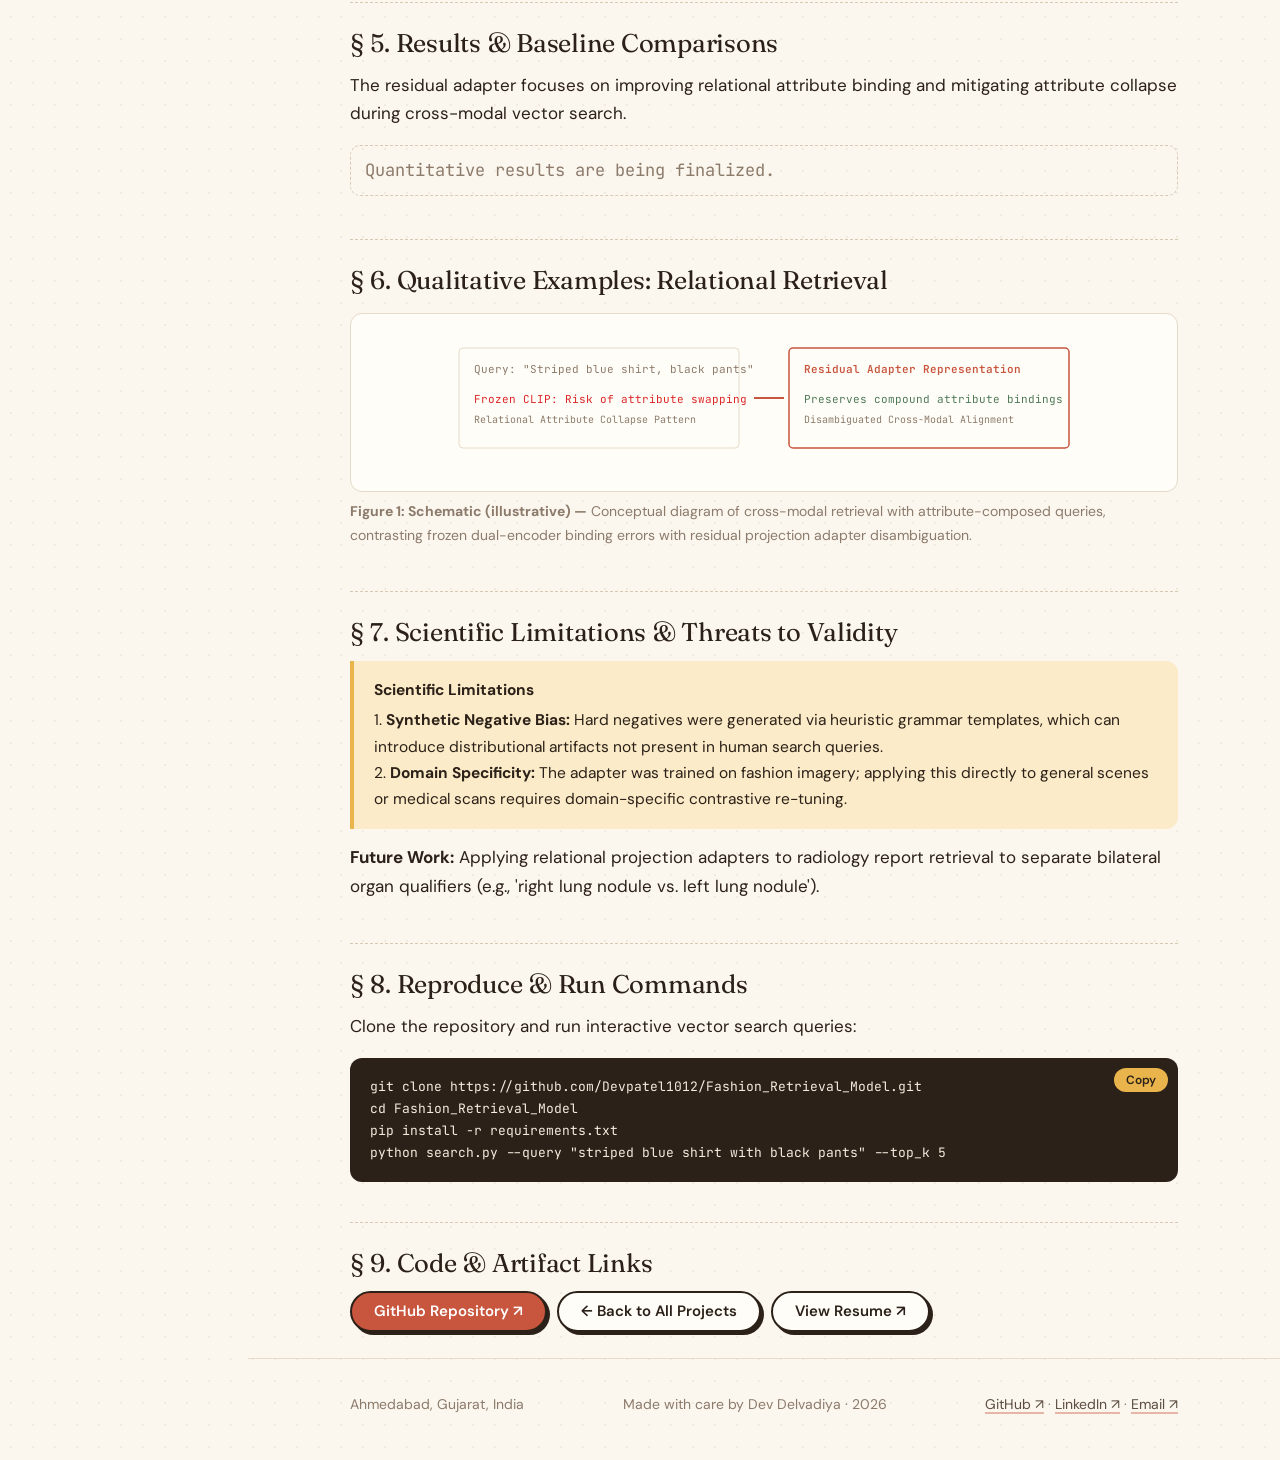
<file: project-fashion-retrieval.html>
<!DOCTYPE html>
<html lang="en">
<head>
  <meta charset="UTF-8">
  <meta name="viewport" content="width=device-width, initial-scale=1.0">
  <title>Case Study: Fashion Multimodal Semantic Retrieval — Dev Delvadiya</title>
  <meta name="description" content="Research case study on Fashion Multimodal Semantic Retrieval: Solving relational attribute collapse in frozen text encoders via residual adapters and FAISS.">
  <link rel="canonical" href="https://devpatel1012.github.io/project-fashion-retrieval.html">
  
  <meta property="og:type" content="article">
  <meta property="og:title" content="Fashion Multimodal Semantic Retrieval">
  <meta property="og:description" content="Cross-modal retrieval system solving relational attribute binding failure in frozen text encoders with sub-millisecond FAISS search.">
  <meta property="og:image" content="https://devpatel1012.github.io/assets/og-image.png">

  <script>
    (function () { try { localStorage.removeItem('dev_portfolio_theme'); } catch (e) {} document.documentElement.setAttribute('data-theme', 'bright'); })();
  </script>
  <link rel="stylesheet" href="style.css">
</head>
<body>

  <aside class="rail" aria-label="Primary">
    <a href="index.html" class="brand"><b>Dev Delvadiya</b><span>AI engineer &amp; researcher</span></a>
    <nav aria-label="Primary Navigation"><a href="index.html"><i>01</i>Hello</a><a href="research.html"><i>02</i>Work</a><a href="projects.html" class="active"><i>03</i>Projects</a><a href="reading.html"><i>04</i>Shelf</a><a href="about.html"><i>05</i>About</a></nav>
    <div class="rail-foot">
      <a class="btn sm primary" href="https://drive.google.com/file/d/1fnqYmCmQJ8C3AVjno1M2IQzjCF0plIcq/view?usp=drive_link" target="_blank" rel="noopener">Resume ↗</a>
      <div class="links"><a href="https://github.com/Devpatel1012" target="_blank" rel="noopener">GitHub</a><a href="https://www.linkedin.com/in/dev-delvadiya" target="_blank" rel="noopener">LinkedIn</a><a href="https://huggingface.co/devpatel1012" target="_blank" rel="noopener">Hugging Face</a><a href="mailto:devp63081@gmail.com">Email</a></div>
    </div>
  </aside>
  <header class="topbar">
    <a href="index.html" class="brand"><b>Dev Delvadiya</b></a>
    <button class="mobile-toggle" type="button" aria-label="Toggle navigation menu" aria-expanded="false">☰</button>
  </header>
  <div class="mobile-nav-drawer" role="dialog" aria-modal="true" aria-label="Mobile Navigation">
    <div class="mobile-nav-links"><a href="index.html"><span>Hello</span><span>→</span></a><a href="research.html"><span>Work</span><span>→</span></a><a href="projects.html" class="active"><span>Projects</span><span>→</span></a><a href="reading.html"><span>Shelf</span><span>→</span></a><a href="about.html"><span>About</span><span>→</span></a><a href="https://drive.google.com/file/d/1fnqYmCmQJ8C3AVjno1M2IQzjCF0plIcq/view?usp=drive_link" target="_blank" rel="noopener"><span>Resume</span><span>↗</span></a></div>
    <div class="mobile-nav-footer"><a href="https://github.com/Devpatel1012" target="_blank" rel="noopener">GitHub ↗</a><a href="https://www.linkedin.com/in/dev-delvadiya" target="_blank" rel="noopener">LinkedIn ↗</a><a href="https://huggingface.co/devpatel1012" target="_blank" rel="noopener">Hugging Face ↗</a><a href="mailto:devp63081@gmail.com">Email ↗</a></div>
  </div>
  <div class="page">
  <main>

    <div class="wrap">
      <!-- Breadcrumb -->
      <div style="margin-top:24px; font-family:var(--font-mono); font-size:12px; color:var(--text-muted);">
        <a href="index.html">Home</a> / <a href="projects.html">Projects</a> / <span style="color:var(--text-primary);">Fashion Multimodal Retrieval</span>
      </div>

      <!-- Case Study Hero -->
      <header class="case-study-hero">
        <div class="eyebrow">RESEARCH CASE STUDY // MULTIMODAL SEMANTIC RETRIEVAL</div>
        <h1>Fashion Multimodal Semantic Retrieval</h1>
        <p class="case-study-lede">A fine-grained cross-modal search engine solving relational attribute collapse in frozen dual-encoders via residual adapter fine-tuning and FAISS vector indexing.</p>
        
        <div class="repro-badge-row">
          <span class="repro-badge"><strong>Code:</strong> <a href="https://github.com/Devpatel1012/Fashion_Retrieval_Model" target="_blank" rel="noopener">GitHub Repository ↗</a></span>
          <span class="repro-badge"><strong>Index:</strong> FAISS IVFFlat Vector Index</span>
          <span class="repro-badge"><strong>Data:</strong> Fashion200k + Hard Negatives</span>
          <span class="repro-badge"><strong>Adapter:</strong> Contrastive Residual Adapter</span>
        </div>
      </header>

      <!-- 1. Problem -->
      <section class="paper-section">
        <h2>§ 1. Problem Formulation</h2>
        <p>Pre-trained contrastive vision-language models (e.g., CLIP) encode images and text into a shared latent space. However, their text encoders suffer from relational attribute binding failure — treating 'blue shirt with black collar' and 'black shirt with blue collar' as near-identical embedding vectors because token aggregation acts primarily as a bag-of-words.</p>
      </section>

      <!-- 2. Motivation -->
      <section class="paper-section">
        <h2>§ 2. Motivation &amp; Hypothesis</h2>
        <p>Production cross-modal search requires fine-grained attribute fidelity at millisecond query latencies. Full end-to-end fine-tuning of vision-language foundation models is computationally prohibitive and risks catastrophic forgetting. We hypothesized that training a lightweight residual adapter with hard negative contrastive pairs (where garment attributes and colors are systematically permuted) would restore relational sensitivity without degrading general retrieval recall.</p>
      </section>

      <!-- 3. Method & Architecture -->
      <section class="paper-section">
        <h2>§ 3. Method &amp; Relational Disambiguation Pipeline</h2>
        <p>The system freezes the base FashionCLIP dual-encoder and attaches a 2-layer residual MLP adapter to the text projection head. During training, hard negative triplets force the adapter to separate permuted attribute combinations.</p>
        
        <div class="tech-schema-box">
          <span class="schema-label">Search Architecture Flow:</span>
          Natural Language Query ➔ Frozen FashionCLIP Text Encoder ➔ Trained Residual Adapter ➔ Relational Embedding ➔ FAISS IVFFlat Vector Search ➔ Top-K Garment Candidates (&lt;0.8 ms)
        </div>
      </section>

      <!-- 4. Experimental Setup -->
      <section class="paper-section">
        <h2>§ 4. Experimental Setup</h2>
        <p><strong>Dataset:</strong> Evaluated on the Fashion200k benchmark augmented with synthetic attribute-swapped negative candidate pairs across garments, textures, and color adjectives.</p>
        <p><strong>Hardware &amp; Framework:</strong> PyTorch, Hugging Face Transformers, FAISS-GPU on 1× NVIDIA T4 GPU (16GB VRAM).</p>
        <p><strong>Hyperparameters:</strong> Residual adapter: 2-layer MLP (hidden dim 512, GELU activations, dropout 0.1), AdamW optimizer, lr = 1e-4, batch size = 64, temperature = 0.07.</p>
      </section>

      <!-- 5. Quantitative Results -->
      <section class="paper-section">
        <h2>§ 5. Results &amp; Baseline Comparisons</h2>
        <p>The residual adapter focuses on improving relational attribute binding and mitigating attribute collapse during cross-modal vector search.</p>

        <p class="results-pending muted mono">Quantitative results are being finalized.</p>
      </section>

      <!-- 6. Qualitative Examples -->
      <section class="paper-section">
        <h2>§ 6. Qualitative Examples: Relational Retrieval</h2>
        
        <div class="figure-slot">
          <div class="figure-canvas-box">
            <svg viewBox="0 0 650 140" width="100%" height="140" aria-label="Attribute Disambiguation Comparison">
              <rect x="20" y="20" width="280" height="100" rx="4" fill="var(--bg-card)" stroke="var(--border)" stroke-width="1"/>
              <text x="35" y="45" font-family="var(--font-mono)" font-size="11" fill="var(--text-muted)">Query: "Striped blue shirt, black pants"</text>
              <text x="35" y="75" font-family="var(--font-mono)" font-size="11" fill="#DC2626">Frozen CLIP: Risk of attribute swapping</text>
              <text x="35" y="95" font-family="var(--font-mono)" font-size="10" fill="var(--text-muted)">Relational Attribute Collapse Pattern</text>

              <path d="M 315 70 L 345 70" stroke="var(--accent-cobalt)" stroke-width="2"/>

              <rect x="350" y="20" width="280" height="100" rx="4" fill="var(--bg-card)" stroke="var(--accent-cobalt)" stroke-width="1.5"/>
              <text x="365" y="45" font-family="var(--font-mono)" font-size="11" fill="var(--accent-cobalt)" font-weight="600">Residual Adapter Representation</text>
              <text x="365" y="75" font-family="var(--font-mono)" font-size="11" fill="var(--accent-green)">Preserves compound attribute bindings</text>
              <text x="365" y="95" font-family="var(--font-mono)" font-size="10" fill="var(--text-muted)">Disambiguated Cross-Modal Alignment</text>
            </svg>
          </div>
          <div class="figure-caption">
            <strong>Figure 1: Schematic (illustrative) —</strong> Conceptual diagram of cross-modal retrieval with attribute-composed queries, contrasting frozen dual-encoder binding errors with residual projection adapter disambiguation.
          </div>
        </div>
      </section>

      <!-- 7. Limitations & Future Work -->
      <section class="paper-section">
        <h2>§ 7. Scientific Limitations &amp; Threats to Validity</h2>
        <div class="limitations-note">
          <span class="note-title">Scientific Limitations</span>
          1. <strong>Synthetic Negative Bias:</strong> Hard negatives were generated via heuristic grammar templates, which can introduce distributional artifacts not present in human search queries.<br>
          2. <strong>Domain Specificity:</strong> The adapter was trained on fashion imagery; applying this directly to general scenes or medical scans requires domain-specific contrastive re-tuning.
        </div>
        <p><strong>Future Work:</strong> Applying relational projection adapters to radiology report retrieval to separate bilateral organ qualifiers (e.g., 'right lung nodule vs. left lung nodule').</p>
      </section>

      <!-- 8. Reproduce -->
      <section class="paper-section">
        <h2>§ 8. Reproduce &amp; Run Commands</h2>
        <p>Clone the repository and run interactive vector search queries:</p>
        <div class="reproduce-terminal">
          <button class="copy-cmd-btn" type="button">Copy</button>
          <code>git clone https://github.com/Devpatel1012/Fashion_Retrieval_Model.git
cd Fashion_Retrieval_Model
pip install -r requirements.txt
python search.py --query "striped blue shirt with black pants" --top_k 5</code>
        </div>
      </section>

      <!-- 9. Links -->
      <section class="paper-section">
        <h2>§ 9. Code &amp; Artifact Links</h2>
        <div style="display:flex; flex-wrap:wrap; gap:10px;">
          <a class="pub-btn primary" href="https://github.com/Devpatel1012/Fashion_Retrieval_Model" target="_blank" rel="noopener">GitHub Repository ↗</a>
          <a class="pub-btn" href="projects.html">← Back to All Projects</a>
          <a class="pub-btn" href="https://drive.google.com/file/d/1fnqYmCmQJ8C3AVjno1M2IQzjCF0plIcq/view?usp=drive_link" target="_blank" rel="noopener">View Resume ↗</a>
        </div>
      </section>
    </div>
  
  </main>
  </div>
  <footer class="site-footer">
    <div class="wrap">
      <span>Ahmedabad, Gujarat, India</span>
      <span>Made with care by Dev Delvadiya · 2026</span>
      <span><a href="https://github.com/Devpatel1012" target="_blank" rel="noopener">GitHub ↗</a> · <a href="https://www.linkedin.com/in/dev-delvadiya" target="_blank" rel="noopener">LinkedIn ↗</a> · <a href="mailto:devp63081@gmail.com">Email ↗</a></span>
    </div>
  </footer>
  <script src="script.js"></script>
</body>
</html>
</file>
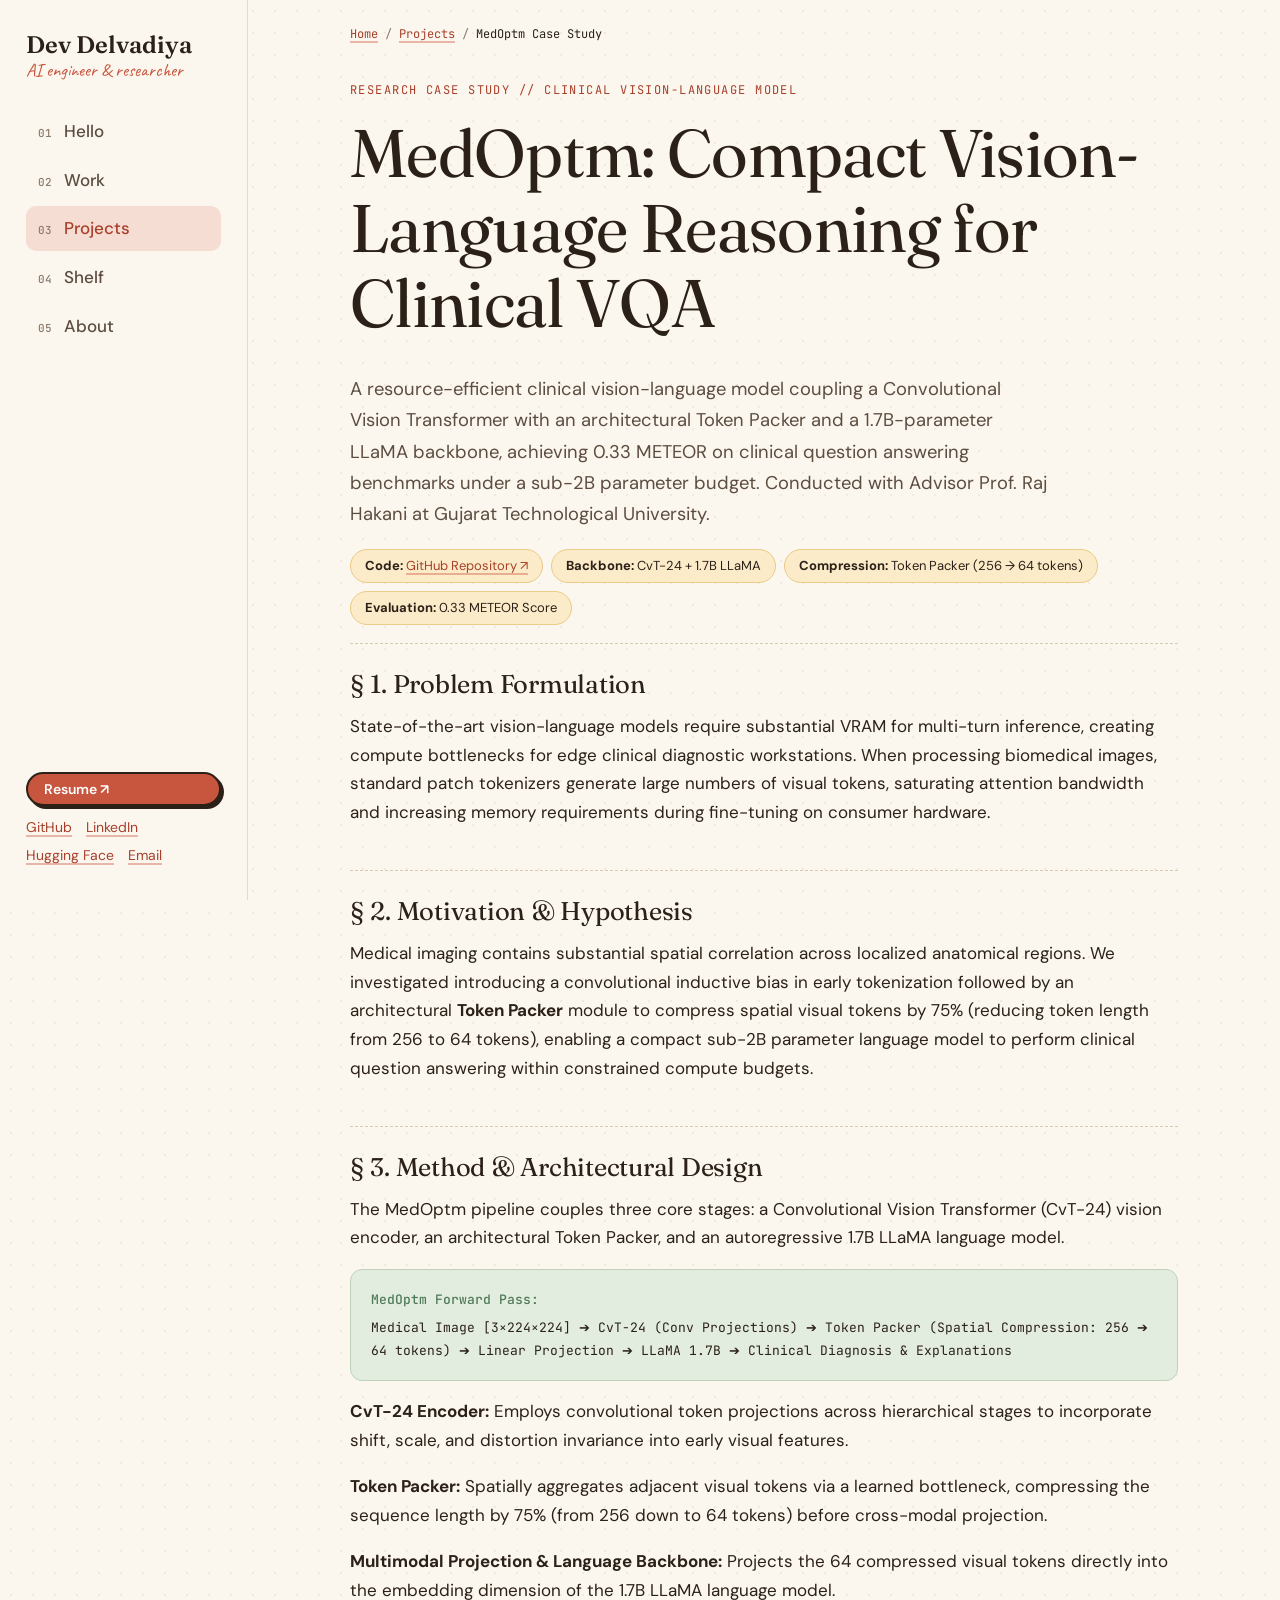
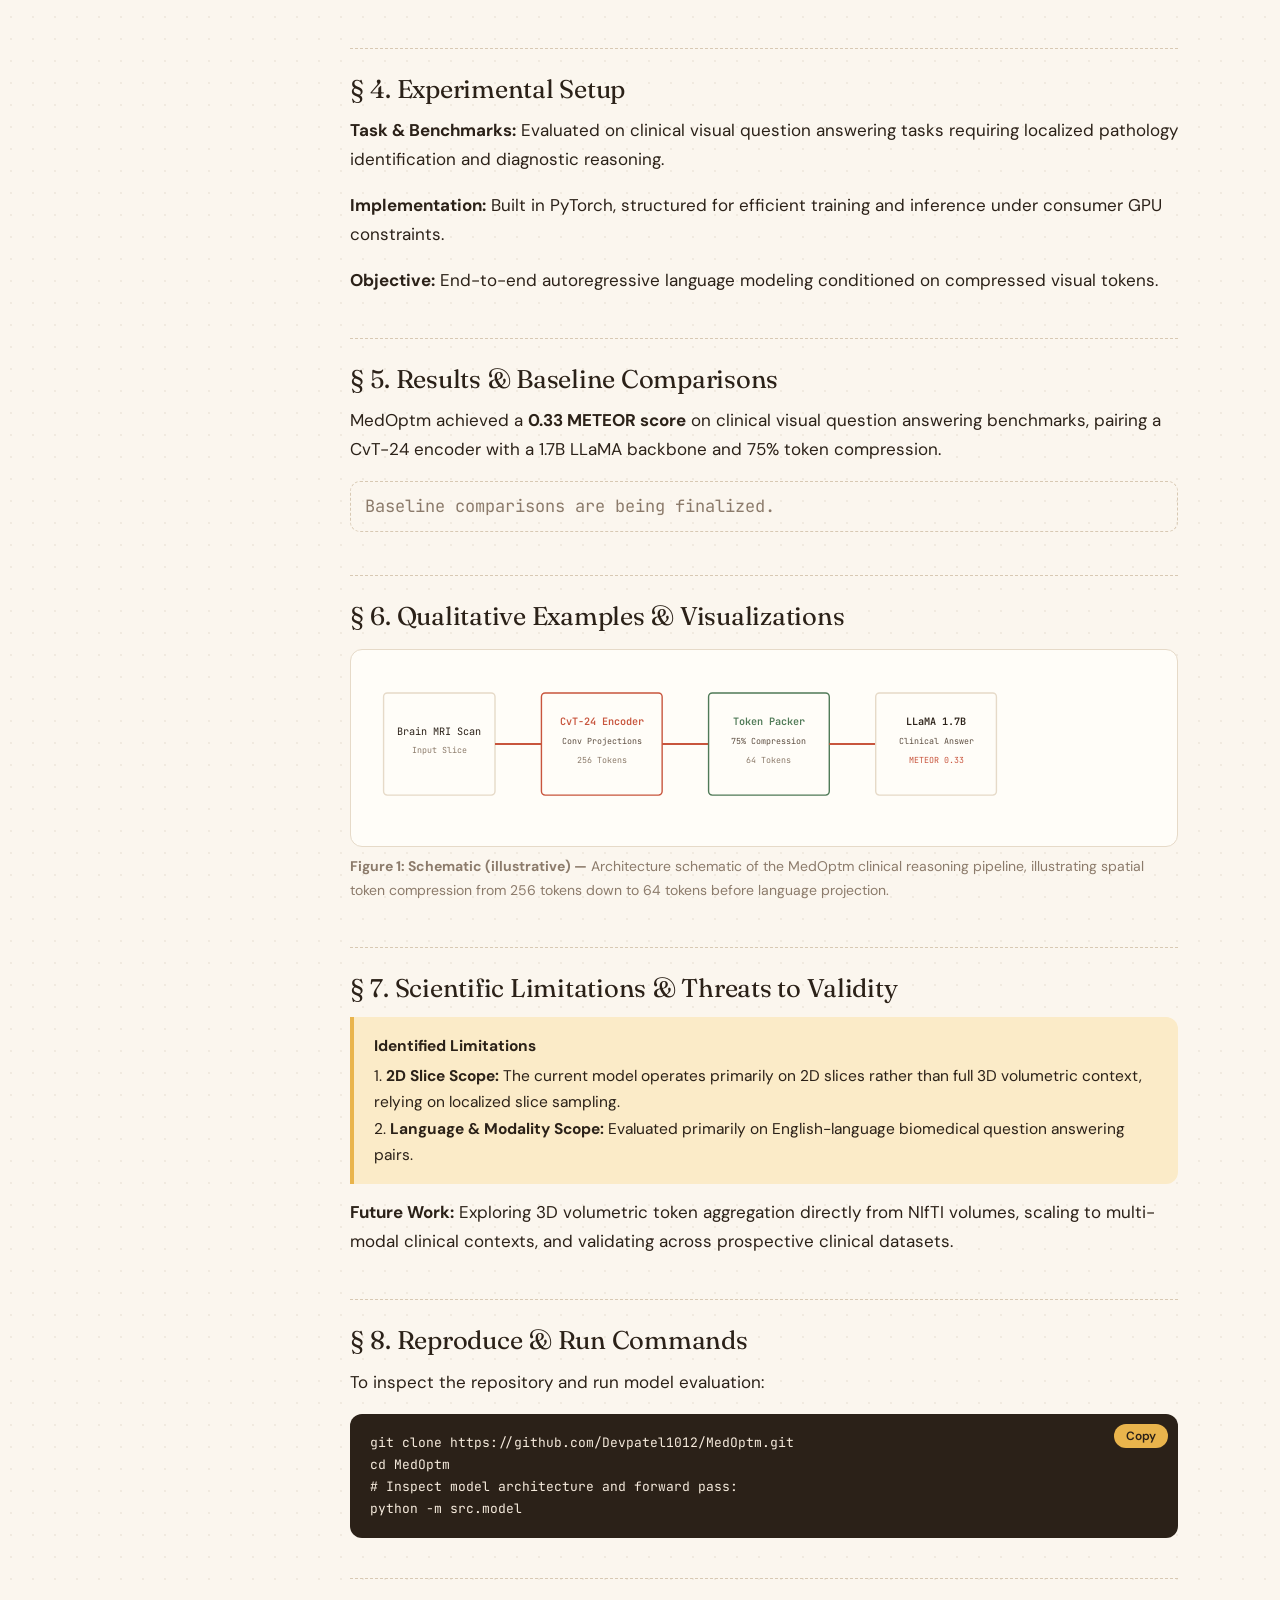
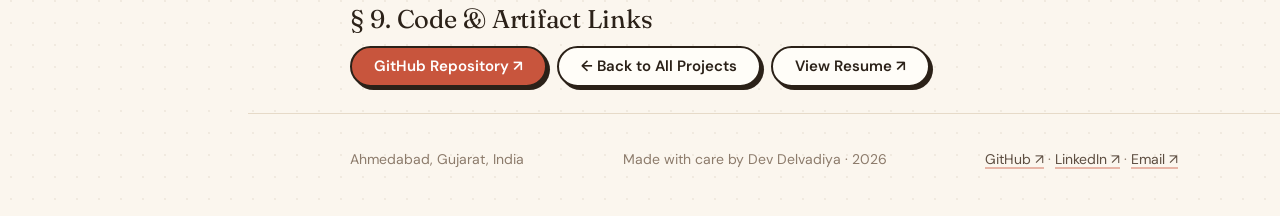
<file: project-medoptm.html>
<!DOCTYPE html>
<html lang="en">
<head>
  <meta charset="UTF-8">
  <meta name="viewport" content="width=device-width, initial-scale=1.0">
  <title>Case Study: MedOptm Compact Clinical VLM — Dev Delvadiya</title>
  <meta name="description" content="Research case study on MedOptm: A sub-2B parameter vision-language model pairing CvT-24 with a 1.7B LLaMA backbone and an architectural Token Packer for clinical VQA.">
  <link rel="canonical" href="https://devpatel1012.github.io/project-medoptm.html">
  
  <meta property="og:type" content="article">
  <meta property="og:title" content="MedOptm: Compact Vision-Language Reasoning for Clinical VQA">
  <meta property="og:description" content="Sub-2B parameter clinical visual question answering via convolutional token compression and small language models.">
  <meta property="og:image" content="https://devpatel1012.github.io/assets/og-image.png">

  <script>
    (function () { try { localStorage.removeItem('dev_portfolio_theme'); } catch (e) {} document.documentElement.setAttribute('data-theme', 'bright'); })();
  </script>
  <link rel="stylesheet" href="style.css">
</head>
<body>

  <aside class="rail" aria-label="Primary">
    <a href="index.html" class="brand"><b>Dev Delvadiya</b><span>AI engineer &amp; researcher</span></a>
    <nav aria-label="Primary Navigation"><a href="index.html"><i>01</i>Hello</a><a href="research.html"><i>02</i>Work</a><a href="projects.html" class="active"><i>03</i>Projects</a><a href="reading.html"><i>04</i>Shelf</a><a href="about.html"><i>05</i>About</a></nav>
    <div class="rail-foot">
      <a class="btn sm primary" href="https://drive.google.com/file/d/1fnqYmCmQJ8C3AVjno1M2IQzjCF0plIcq/view?usp=drive_link" target="_blank" rel="noopener">Resume ↗</a>
      <div class="links"><a href="https://github.com/Devpatel1012" target="_blank" rel="noopener">GitHub</a><a href="https://www.linkedin.com/in/dev-delvadiya" target="_blank" rel="noopener">LinkedIn</a><a href="https://huggingface.co/devpatel1012" target="_blank" rel="noopener">Hugging Face</a><a href="mailto:devp63081@gmail.com">Email</a></div>
    </div>
  </aside>
  <header class="topbar">
    <a href="index.html" class="brand"><b>Dev Delvadiya</b></a>
    <button class="mobile-toggle" type="button" aria-label="Toggle navigation menu" aria-expanded="false">☰</button>
  </header>
  <div class="mobile-nav-drawer" role="dialog" aria-modal="true" aria-label="Mobile Navigation">
    <div class="mobile-nav-links"><a href="index.html"><span>Hello</span><span>→</span></a><a href="research.html"><span>Work</span><span>→</span></a><a href="projects.html" class="active"><span>Projects</span><span>→</span></a><a href="reading.html"><span>Shelf</span><span>→</span></a><a href="about.html"><span>About</span><span>→</span></a><a href="https://drive.google.com/file/d/1fnqYmCmQJ8C3AVjno1M2IQzjCF0plIcq/view?usp=drive_link" target="_blank" rel="noopener"><span>Resume</span><span>↗</span></a></div>
    <div class="mobile-nav-footer"><a href="https://github.com/Devpatel1012" target="_blank" rel="noopener">GitHub ↗</a><a href="https://www.linkedin.com/in/dev-delvadiya" target="_blank" rel="noopener">LinkedIn ↗</a><a href="https://huggingface.co/devpatel1012" target="_blank" rel="noopener">Hugging Face ↗</a><a href="mailto:devp63081@gmail.com">Email ↗</a></div>
  </div>
  <div class="page">
  <main>

    <div class="wrap">
      <!-- Breadcrumb -->
      <div style="margin-top:24px; font-family:var(--font-mono); font-size:12px; color:var(--text-muted);">
        <a href="index.html">Home</a> / <a href="projects.html">Projects</a> / <span style="color:var(--text-primary);">MedOptm Case Study</span>
      </div>

      <!-- Case Study Hero -->
      <header class="case-study-hero">
        <div class="eyebrow">RESEARCH CASE STUDY // CLINICAL VISION-LANGUAGE MODEL</div>
        <h1>MedOptm: Compact Vision-Language Reasoning for Clinical VQA</h1>
        <p class="case-study-lede">A resource-efficient clinical vision-language model coupling a Convolutional Vision Transformer with an architectural Token Packer and a 1.7B-parameter LLaMA backbone, achieving 0.33 METEOR on clinical question answering benchmarks under a sub-2B parameter budget. Conducted with Advisor Prof. Raj Hakani at Gujarat Technological University.</p>
        
        <!-- Reproducibility Badge Row -->
        <div class="repro-badge-row">
          <span class="repro-badge"><strong>Code:</strong> <a href="https://github.com/Devpatel1012/MedOptm" target="_blank" rel="noopener">GitHub Repository ↗</a></span>
          <span class="repro-badge"><strong>Backbone:</strong> CvT-24 + 1.7B LLaMA</span>
          <span class="repro-badge"><strong>Compression:</strong> Token Packer (256 → 64 tokens)</span>
          <span class="repro-badge"><strong>Evaluation:</strong> 0.33 METEOR Score</span>
        </div>
      </header>

      <!-- 1. Problem -->
      <section class="paper-section">
        <h2>§ 1. Problem Formulation</h2>
        <p>State-of-the-art vision-language models require substantial VRAM for multi-turn inference, creating compute bottlenecks for edge clinical diagnostic workstations. When processing biomedical images, standard patch tokenizers generate large numbers of visual tokens, saturating attention bandwidth and increasing memory requirements during fine-tuning on consumer hardware.</p>
      </section>

      <!-- 2. Motivation -->
      <section class="paper-section">
        <h2>§ 2. Motivation &amp; Hypothesis</h2>
        <p>Medical imaging contains substantial spatial correlation across localized anatomical regions. We investigated introducing a convolutional inductive bias in early tokenization followed by an architectural <strong>Token Packer</strong> module to compress spatial visual tokens by 75% (reducing token length from 256 to 64 tokens), enabling a compact sub-2B parameter language model to perform clinical question answering within constrained compute budgets.</p>
      </section>

      <!-- 3. Method & Architecture -->
      <section class="paper-section">
        <h2>§ 3. Method &amp; Architectural Design</h2>
        <p>The MedOptm pipeline couples three core stages: a Convolutional Vision Transformer (CvT-24) vision encoder, an architectural Token Packer, and an autoregressive 1.7B LLaMA language model.</p>
        
        <div class="tech-schema-box">
          <span class="schema-label">MedOptm Forward Pass:</span>
          Medical Image [3×224×224] ➔ CvT-24 (Conv Projections) ➔ Token Packer (Spatial Compression: 256 ➔ 64 tokens) ➔ Linear Projection ➔ LLaMA 1.7B ➔ Clinical Diagnosis &amp; Explanations
        </div>

        <p><strong>CvT-24 Encoder:</strong> Employs convolutional token projections across hierarchical stages to incorporate shift, scale, and distortion invariance into early visual features.</p>
        <p><strong>Token Packer:</strong> Spatially aggregates adjacent visual tokens via a learned bottleneck, compressing the sequence length by 75% (from 256 down to 64 tokens) before cross-modal projection.</p>
        <p><strong>Multimodal Projection &amp; Language Backbone:</strong> Projects the 64 compressed visual tokens directly into the embedding dimension of the 1.7B LLaMA language model.</p>
      </section>

      <!-- 4. Experimental Setup -->
      <section class="paper-section">
        <h2>§ 4. Experimental Setup</h2>
        <p><strong>Task &amp; Benchmarks:</strong> Evaluated on clinical visual question answering tasks requiring localized pathology identification and diagnostic reasoning.</p>
        <p><strong>Implementation:</strong> Built in PyTorch, structured for efficient training and inference under consumer GPU constraints.</p>
        <p><strong>Objective:</strong> End-to-end autoregressive language modeling conditioned on compressed visual tokens.</p>
      </section>

      <!-- 5. Quantitative Results -->
      <section class="paper-section">
        <h2>§ 5. Results &amp; Baseline Comparisons</h2>
        <p>MedOptm achieved a <strong>0.33 METEOR score</strong> on clinical visual question answering benchmarks, pairing a CvT-24 encoder with a 1.7B LLaMA backbone and 75% token compression.</p>

        <p class="results-pending muted mono">Baseline comparisons are being finalized.</p>
      </section>

      <!-- 6. Qualitative Examples -->
      <section class="paper-section">
        <h2>§ 6. Qualitative Examples &amp; Visualizations</h2>
        
        <div class="figure-slot">
          <div class="figure-canvas-box">
            <svg viewBox="0 0 700 160" width="100%" height="160" style="max-width:650px;" aria-label="MedOptm Clinical Reasoning Workflow">
              <rect x="20" y="25" width="120" height="110" rx="4" fill="var(--bg-card)" stroke="var(--border)" stroke-width="1.5"/>
              <text x="80" y="70" text-anchor="middle" font-family="var(--font-mono)" font-size="11" fill="var(--text-primary)">Brain MRI Scan</text>
              <text x="80" y="90" text-anchor="middle" font-family="var(--font-mono)" font-size="9" fill="var(--text-muted)">Input Slice</text>

              <path d="M 140 80 L 190 80" stroke="var(--accent-cobalt)" stroke-width="2"/>

              <rect x="190" y="25" width="130" height="110" rx="4" fill="var(--bg-card)" stroke="var(--accent-cobalt)" stroke-width="1.5"/>
              <text x="255" y="60" text-anchor="middle" font-family="var(--font-mono)" font-size="11" fill="var(--accent-cobalt)" font-weight="600">CvT-24 Encoder</text>
              <text x="255" y="80" text-anchor="middle" font-family="var(--font-mono)" font-size="9" fill="var(--text-secondary)">Conv Projections</text>
              <text x="255" y="100" text-anchor="middle" font-family="var(--font-mono)" font-size="9" fill="var(--text-muted)">256 Tokens</text>

              <path d="M 320 80 L 370 80" stroke="var(--accent-cobalt)" stroke-width="2"/>

              <rect x="370" y="25" width="130" height="110" rx="4" fill="var(--bg-card)" stroke="var(--accent-green)" stroke-width="1.5"/>
              <text x="435" y="60" text-anchor="middle" font-family="var(--font-mono)" font-size="11" fill="var(--accent-green)" font-weight="600">Token Packer</text>
              <text x="435" y="80" text-anchor="middle" font-family="var(--font-mono)" font-size="9" fill="var(--text-secondary)">75% Compression</text>
              <text x="435" y="100" text-anchor="middle" font-family="var(--font-mono)" font-size="9" fill="var(--text-muted)">64 Tokens</text>

              <path d="M 500 80 L 550 80" stroke="var(--accent-cobalt)" stroke-width="2"/>

              <rect x="550" y="25" width="130" height="110" rx="4" fill="var(--bg-card)" stroke="var(--border)" stroke-width="1.5"/>
              <text x="615" y="60" text-anchor="middle" font-family="var(--font-mono)" font-size="11" fill="var(--text-primary)" font-weight="600">LLaMA 1.7B</text>
              <text x="615" y="80" text-anchor="middle" font-family="var(--font-mono)" font-size="9" fill="var(--text-secondary)">Clinical Answer</text>
              <text x="615" y="100" text-anchor="middle" font-family="var(--font-mono)" font-size="9" fill="var(--accent-cobalt)">METEOR 0.33</text>
            </svg>
          </div>
          <div class="figure-caption">
            <strong>Figure 1: Schematic (illustrative) —</strong> Architecture schematic of the MedOptm clinical reasoning pipeline, illustrating spatial token compression from 256 tokens down to 64 tokens before language projection.
          </div>
        </div>
      </section>

      <!-- 7. Limitations & Future Work -->
      <section class="paper-section">
        <h2>§ 7. Scientific Limitations &amp; Threats to Validity</h2>
        <div class="limitations-note">
          <span class="note-title">Identified Limitations</span>
          1. <strong>2D Slice Scope:</strong> The current model operates primarily on 2D slices rather than full 3D volumetric context, relying on localized slice sampling.<br>
          2. <strong>Language &amp; Modality Scope:</strong> Evaluated primarily on English-language biomedical question answering pairs.
        </div>
        <p><strong>Future Work:</strong> Exploring 3D volumetric token aggregation directly from NIfTI volumes, scaling to multi-modal clinical contexts, and validating across prospective clinical datasets.</p>
      </section>

      <!-- 8. Reproduce -->
      <section class="paper-section">
        <h2>§ 8. Reproduce &amp; Run Commands</h2>
        <p>To inspect the repository and run model evaluation:</p>
        <div class="reproduce-terminal">
          <button class="copy-cmd-btn" type="button">Copy</button>
          <code>git clone https://github.com/Devpatel1012/MedOptm.git
cd MedOptm
# Inspect model architecture and forward pass:
python -m src.model</code>
        </div>
      </section>

      <!-- 9. Links -->
      <section class="paper-section">
        <h2>§ 9. Code &amp; Artifact Links</h2>
        <div style="display:flex; flex-wrap:wrap; gap:10px;">
          <a class="pub-btn primary" href="https://github.com/Devpatel1012/MedOptm" target="_blank" rel="noopener">GitHub Repository ↗</a>
          <a class="pub-btn" href="projects.html">← Back to All Projects</a>
          <a class="pub-btn" href="https://drive.google.com/file/d/1fnqYmCmQJ8C3AVjno1M2IQzjCF0plIcq/view?usp=drive_link" target="_blank" rel="noopener">View Resume ↗</a>
        </div>
      </section>
    </div>
  
  </main>
  </div>
  <footer class="site-footer">
    <div class="wrap">
      <span>Ahmedabad, Gujarat, India</span>
      <span>Made with care by Dev Delvadiya · 2026</span>
      <span><a href="https://github.com/Devpatel1012" target="_blank" rel="noopener">GitHub ↗</a> · <a href="https://www.linkedin.com/in/dev-delvadiya" target="_blank" rel="noopener">LinkedIn ↗</a> · <a href="mailto:devp63081@gmail.com">Email ↗</a></span>
    </div>
  </footer>
  <script src="script.js"></script>
</body>
</html>
</file>
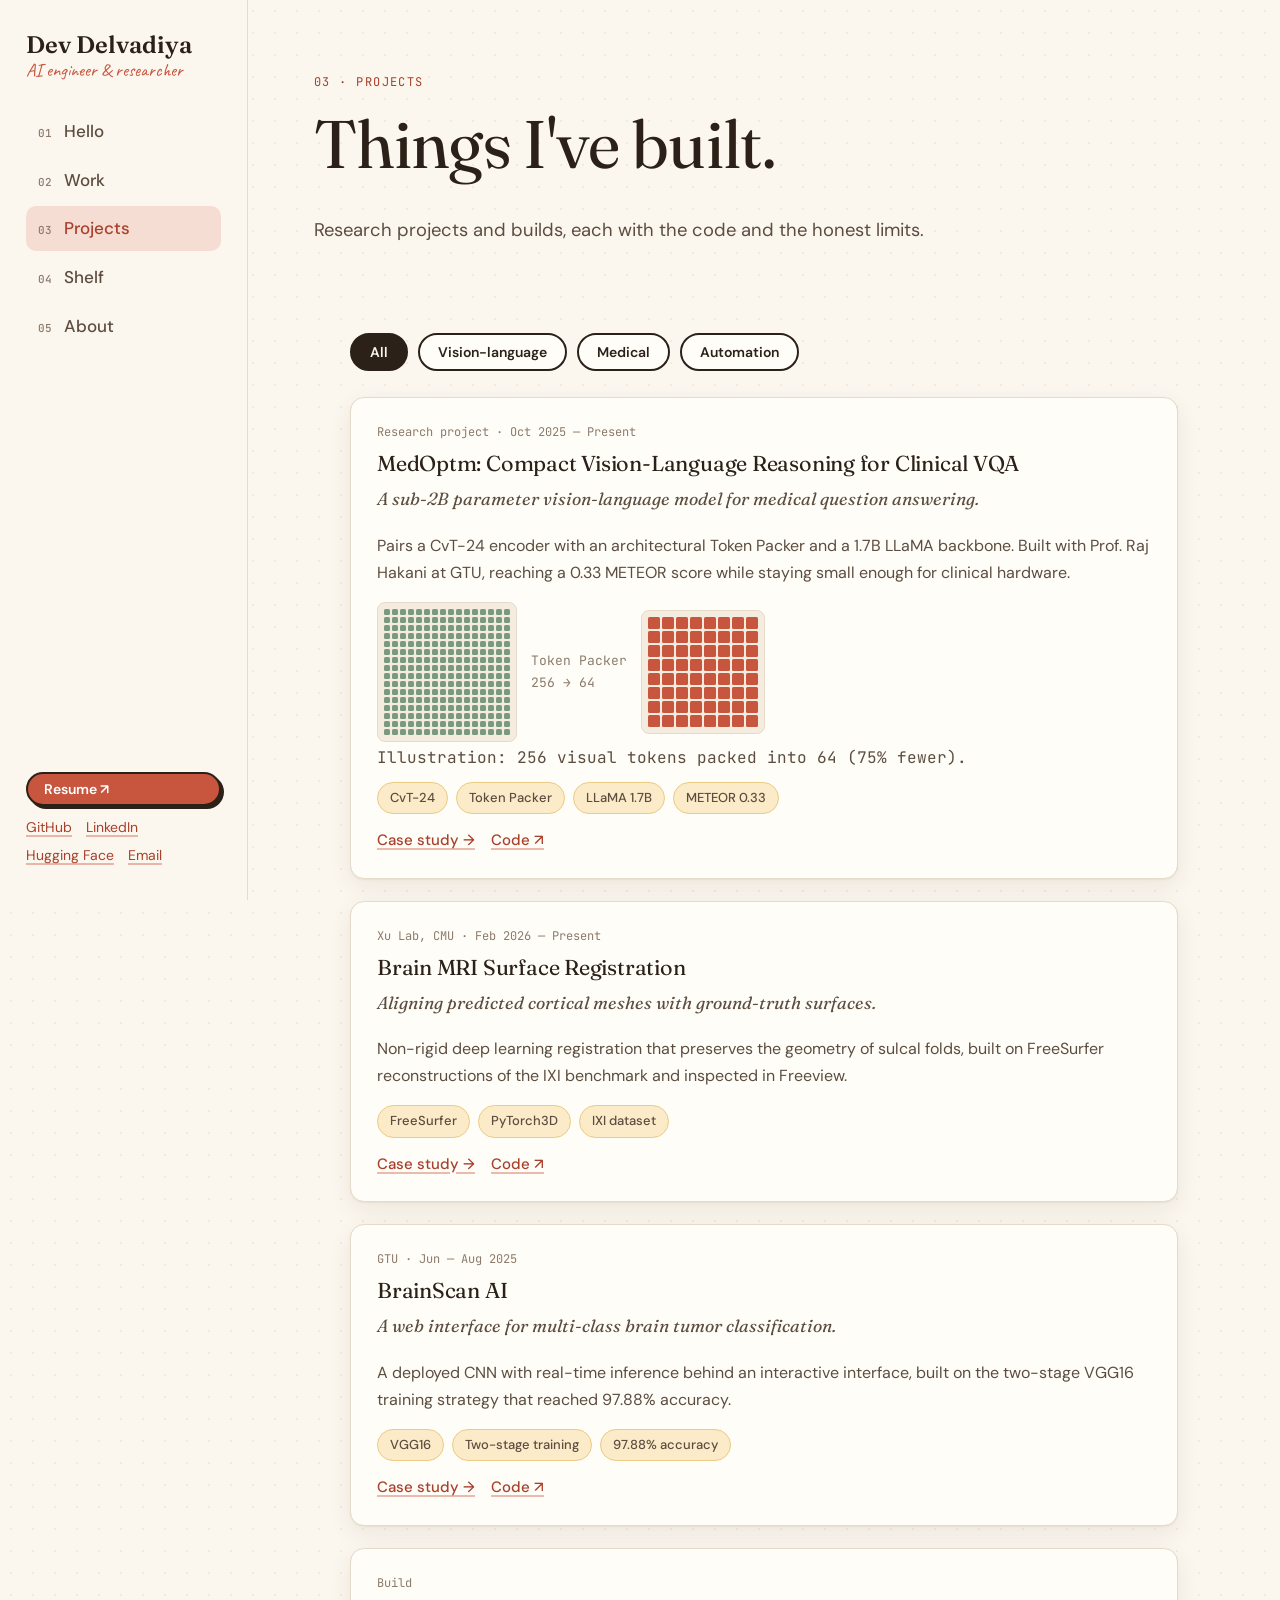
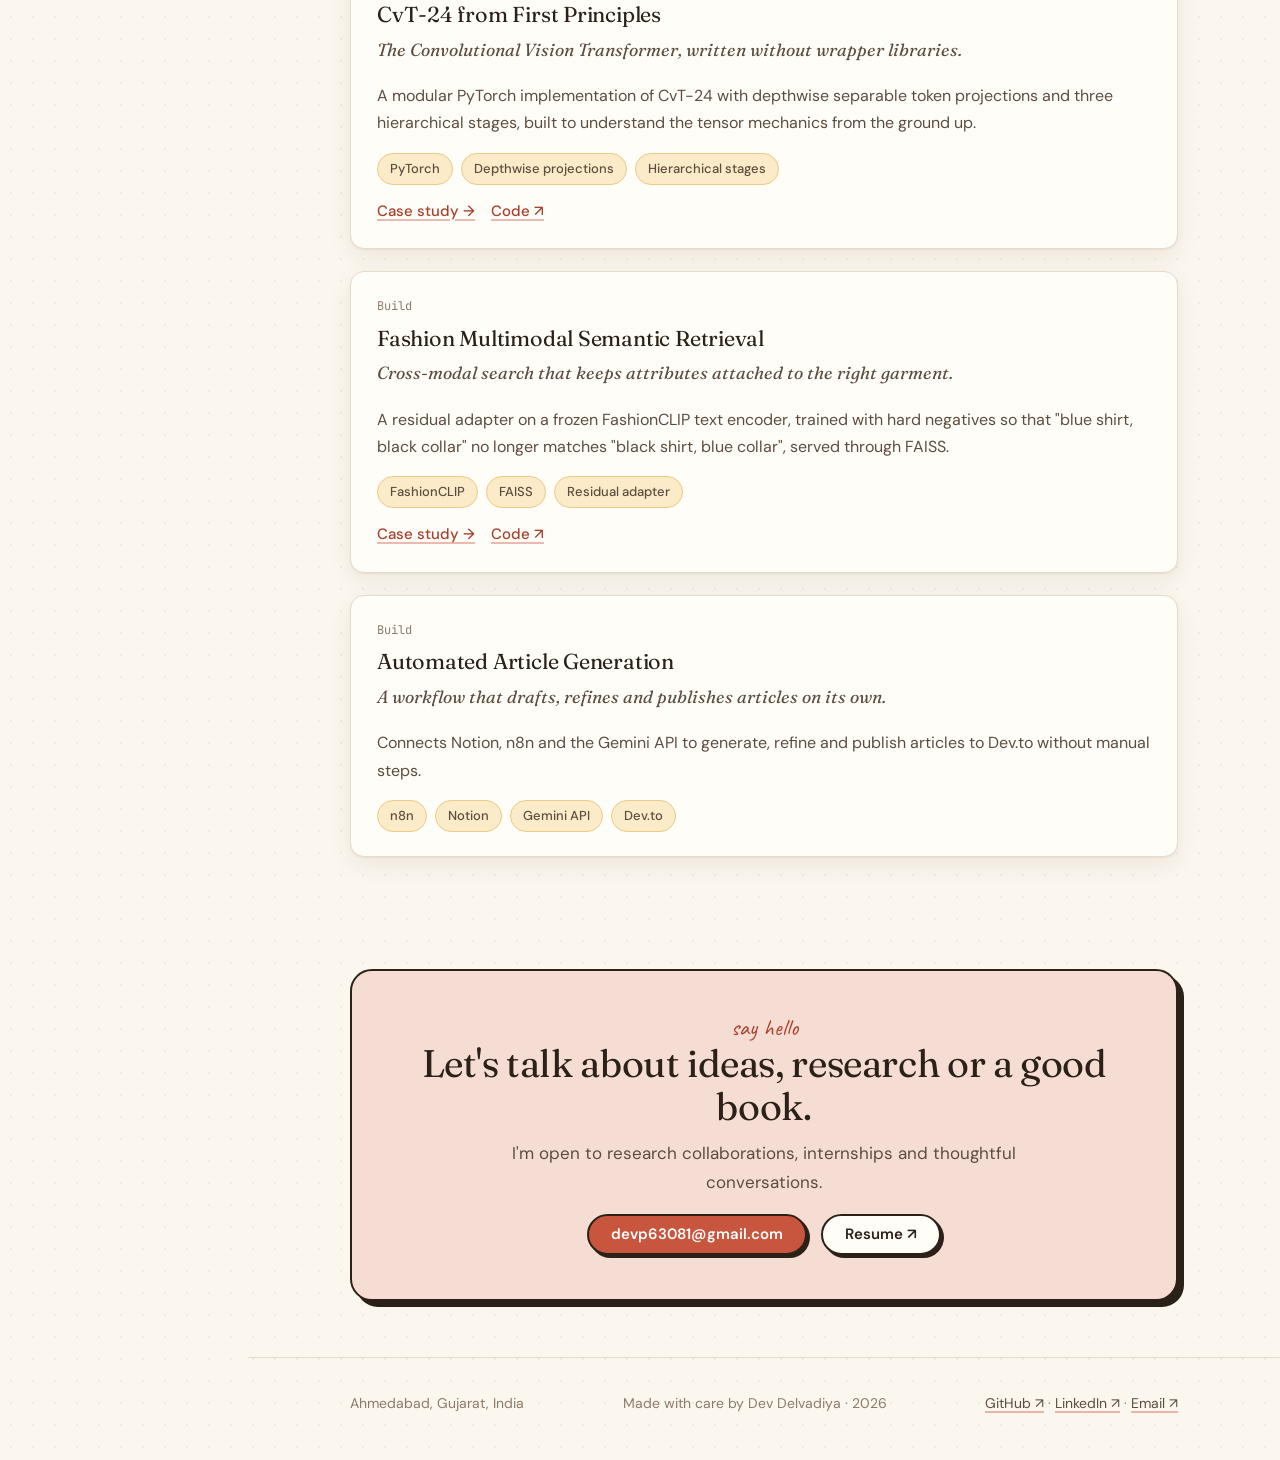
<file: projects.html>
<!DOCTYPE html>
<html lang="en">
<head>
  <meta charset="UTF-8">
  <meta name="viewport" content="width=device-width, initial-scale=1.0">
  <title>Projects | Dev Delvadiya</title>
  <meta name="description" content="Projects by Dev Delvadiya: MedOptm, brain MRI surface registration, BrainScan AI, CvT-24, fashion retrieval and workflow automation.">
  <link rel="canonical" href="https://devpatel1012.github.io/projects.html">
  <meta property="og:type" content="website">
  <meta property="og:title" content="Projects | Dev Delvadiya">
  <meta property="og:description" content="Projects by Dev Delvadiya: MedOptm, brain MRI surface registration, BrainScan AI, CvT-24, fashion retrieval and workflow automation.">
  <meta property="og:url" content="https://devpatel1012.github.io/projects.html">
  <meta property="og:image" content="https://devpatel1012.github.io/assets/og-image.png">
  <script>
    (function () { try { localStorage.removeItem('dev_portfolio_theme'); } catch (e) {} document.documentElement.setAttribute('data-theme', 'bright'); })();
  </script>
  <link rel="stylesheet" href="style.css">
</head>
<body>

  <aside class="rail" aria-label="Primary">
    <a href="index.html" class="brand"><b>Dev Delvadiya</b><span>AI engineer &amp; researcher</span></a>
    <nav aria-label="Primary Navigation"><a href="index.html"><i>01</i>Hello</a><a href="research.html"><i>02</i>Work</a><a href="projects.html" class="active"><i>03</i>Projects</a><a href="reading.html"><i>04</i>Shelf</a><a href="about.html"><i>05</i>About</a></nav>
    <div class="rail-foot">
      <a class="btn sm primary" href="https://drive.google.com/file/d/1fnqYmCmQJ8C3AVjno1M2IQzjCF0plIcq/view?usp=drive_link" target="_blank" rel="noopener">Resume ↗</a>
      <div class="links"><a href="https://github.com/Devpatel1012" target="_blank" rel="noopener">GitHub</a><a href="https://www.linkedin.com/in/dev-delvadiya" target="_blank" rel="noopener">LinkedIn</a><a href="https://huggingface.co/devpatel1012" target="_blank" rel="noopener">Hugging Face</a><a href="mailto:devp63081@gmail.com">Email</a></div>
    </div>
  </aside>
  <header class="topbar">
    <a href="index.html" class="brand"><b>Dev Delvadiya</b></a>
    <button class="mobile-toggle" type="button" aria-label="Toggle navigation menu" aria-expanded="false">☰</button>
  </header>
  <div class="mobile-nav-drawer" role="dialog" aria-modal="true" aria-label="Mobile Navigation">
    <div class="mobile-nav-links"><a href="index.html"><span>Hello</span><span>→</span></a><a href="research.html"><span>Work</span><span>→</span></a><a href="projects.html" class="active"><span>Projects</span><span>→</span></a><a href="reading.html"><span>Shelf</span><span>→</span></a><a href="about.html"><span>About</span><span>→</span></a><a href="https://drive.google.com/file/d/1fnqYmCmQJ8C3AVjno1M2IQzjCF0plIcq/view?usp=drive_link" target="_blank" rel="noopener"><span>Resume</span><span>↗</span></a></div>
    <div class="mobile-nav-footer"><a href="https://github.com/Devpatel1012" target="_blank" rel="noopener">GitHub ↗</a><a href="https://www.linkedin.com/in/dev-delvadiya" target="_blank" rel="noopener">LinkedIn ↗</a><a href="https://huggingface.co/devpatel1012" target="_blank" rel="noopener">Hugging Face ↗</a><a href="mailto:devp63081@gmail.com">Email ↗</a></div>
  </div>
  <div class="page">
  <main>

<div class="wrap page-hero"><div class="eyebrow">03 · Projects</div><h1>Things I've built.</h1>
<p class="lede">Research projects and builds, each with the code and the honest limits.</p></div>
<section><div class="wrap">
  <div class="filters" role="group" aria-label="Filter projects"><button class="filter-btn active" data-filter="all" type="button">All</button><button class="filter-btn" data-filter="vlm" type="button">Vision-language</button><button class="filter-btn" data-filter="medical" type="button">Medical</button><button class="filter-btn" data-filter="automation" type="button">Automation</button></div>
  <div class="project-list"><article class="card project-card" data-category="vlm medical"><div class="meta"><span>Research project · Oct 2025 — Present</span></div><h3>MedOptm: Compact Vision-Language Reasoning for Clinical VQA</h3><p class="tagline">A sub-2B parameter vision-language model for medical question answering.</p><p>Pairs a CvT-24 encoder with an architectural Token Packer and a 1.7B LLaMA backbone. Built with Prof. Raj Hakani at GTU, reaching a 0.33 METEOR score while staying small enough for clinical hardware.</p><div class="packer" aria-hidden="true"><div class="tokgrid big" data-tokgrid="256"></div><span class="arrow">Token Packer<br>256 → 64</span><div class="tokgrid small" data-tokgrid="64"></div></div>
  <p class="viz-cap">Illustration: 256 visual tokens packed into 64 (75% fewer).</p><div class="chips"><span class="chip">CvT-24</span><span class="chip">Token Packer</span><span class="chip">LLaMA 1.7B</span><span class="chip">METEOR 0.33</span></div><div class="foot"><a href="project-medoptm.html">Case study →</a><a href="https://github.com/Devpatel1012/MedOptm" target="_blank" rel="noopener">Code ↗</a></div></article>
<article class="card project-card" data-category="medical"><div class="meta"><span>Xu Lab, CMU · Feb 2026 — Present</span></div><h3>Brain MRI Surface Registration</h3><p class="tagline">Aligning predicted cortical meshes with ground-truth surfaces.</p><p>Non-rigid deep learning registration that preserves the geometry of sulcal folds, built on FreeSurfer reconstructions of the IXI benchmark and inspected in Freeview.</p><div class="chips"><span class="chip">FreeSurfer</span><span class="chip">PyTorch3D</span><span class="chip">IXI dataset</span></div><div class="foot"><a href="project-brain-mri.html">Case study →</a><a href="https://github.com/Devpatel1012/Brain-MRI-Surface-Registration" target="_blank" rel="noopener">Code ↗</a></div></article>
<article class="card project-card" data-category="medical"><div class="meta"><span>GTU · Jun — Aug 2025</span></div><h3>BrainScan AI</h3><p class="tagline">A web interface for multi-class brain tumor classification.</p><p>A deployed CNN with real-time inference behind an interactive interface, built on the two-stage VGG16 training strategy that reached 97.88% accuracy.</p><div class="chips"><span class="chip">VGG16</span><span class="chip">Two-stage training</span><span class="chip">97.88% accuracy</span></div><div class="foot"><a href="project-brainscan-ai.html">Case study →</a><a href="https://github.com/Devpatel1012/BrainTumorClassification-" target="_blank" rel="noopener">Code ↗</a></div></article>
<article class="card project-card" data-category="vlm"><div class="meta"><span>Build</span></div><h3>CvT-24 from First Principles</h3><p class="tagline">The Convolutional Vision Transformer, written without wrapper libraries.</p><p>A modular PyTorch implementation of CvT-24 with depthwise separable token projections and three hierarchical stages, built to understand the tensor mechanics from the ground up.</p><div class="chips"><span class="chip">PyTorch</span><span class="chip">Depthwise projections</span><span class="chip">Hierarchical stages</span></div><div class="foot"><a href="project-cvt24.html">Case study →</a><a href="https://github.com/Devpatel1012/cvt-24" target="_blank" rel="noopener">Code ↗</a></div></article>
<article class="card project-card" data-category="vlm"><div class="meta"><span>Build</span></div><h3>Fashion Multimodal Semantic Retrieval</h3><p class="tagline">Cross-modal search that keeps attributes attached to the right garment.</p><p>A residual adapter on a frozen FashionCLIP text encoder, trained with hard negatives so that "blue shirt, black collar" no longer matches "black shirt, blue collar", served through FAISS.</p><div class="chips"><span class="chip">FashionCLIP</span><span class="chip">FAISS</span><span class="chip">Residual adapter</span></div><div class="foot"><a href="project-fashion-retrieval.html">Case study →</a><a href="https://github.com/Devpatel1012/Fashion_Retrieval_Model" target="_blank" rel="noopener">Code ↗</a></div></article>
<article class="card project-card" data-category="automation"><div class="meta"><span>Build</span></div><h3>Automated Article Generation</h3><p class="tagline">A workflow that drafts, refines and publishes articles on its own.</p><p>Connects Notion, n8n and the Gemini API to generate, refine and publish articles to Dev.to without manual steps.</p><div class="chips"><span class="chip">n8n</span><span class="chip">Notion</span><span class="chip">Gemini API</span><span class="chip">Dev.to</span></div></article></div>
</div></section>
<section><div class="wrap"><div class="contact">
  <div class="note">say hello</div>
  <h2>Let's talk about ideas, research or a good book.</h2>
  <p>I'm open to research collaborations, internships and thoughtful conversations.</p>
  <div class="btn-row"><a class="btn primary" href="mailto:devp63081@gmail.com">devp63081@gmail.com</a><a class="btn" href="https://drive.google.com/file/d/1fnqYmCmQJ8C3AVjno1M2IQzjCF0plIcq/view?usp=drive_link" target="_blank" rel="noopener">Resume ↗</a></div>
</div></div></section>
  </main>
  </div>
  <footer class="site-footer">
    <div class="wrap">
      <span>Ahmedabad, Gujarat, India</span>
      <span>Made with care by Dev Delvadiya · 2026</span>
      <span><a href="https://github.com/Devpatel1012" target="_blank" rel="noopener">GitHub ↗</a> · <a href="https://www.linkedin.com/in/dev-delvadiya" target="_blank" rel="noopener">LinkedIn ↗</a> · <a href="mailto:devp63081@gmail.com">Email ↗</a></span>
    </div>
  </footer>
  <script src="script.js"></script>
</body>
</html>
</file>
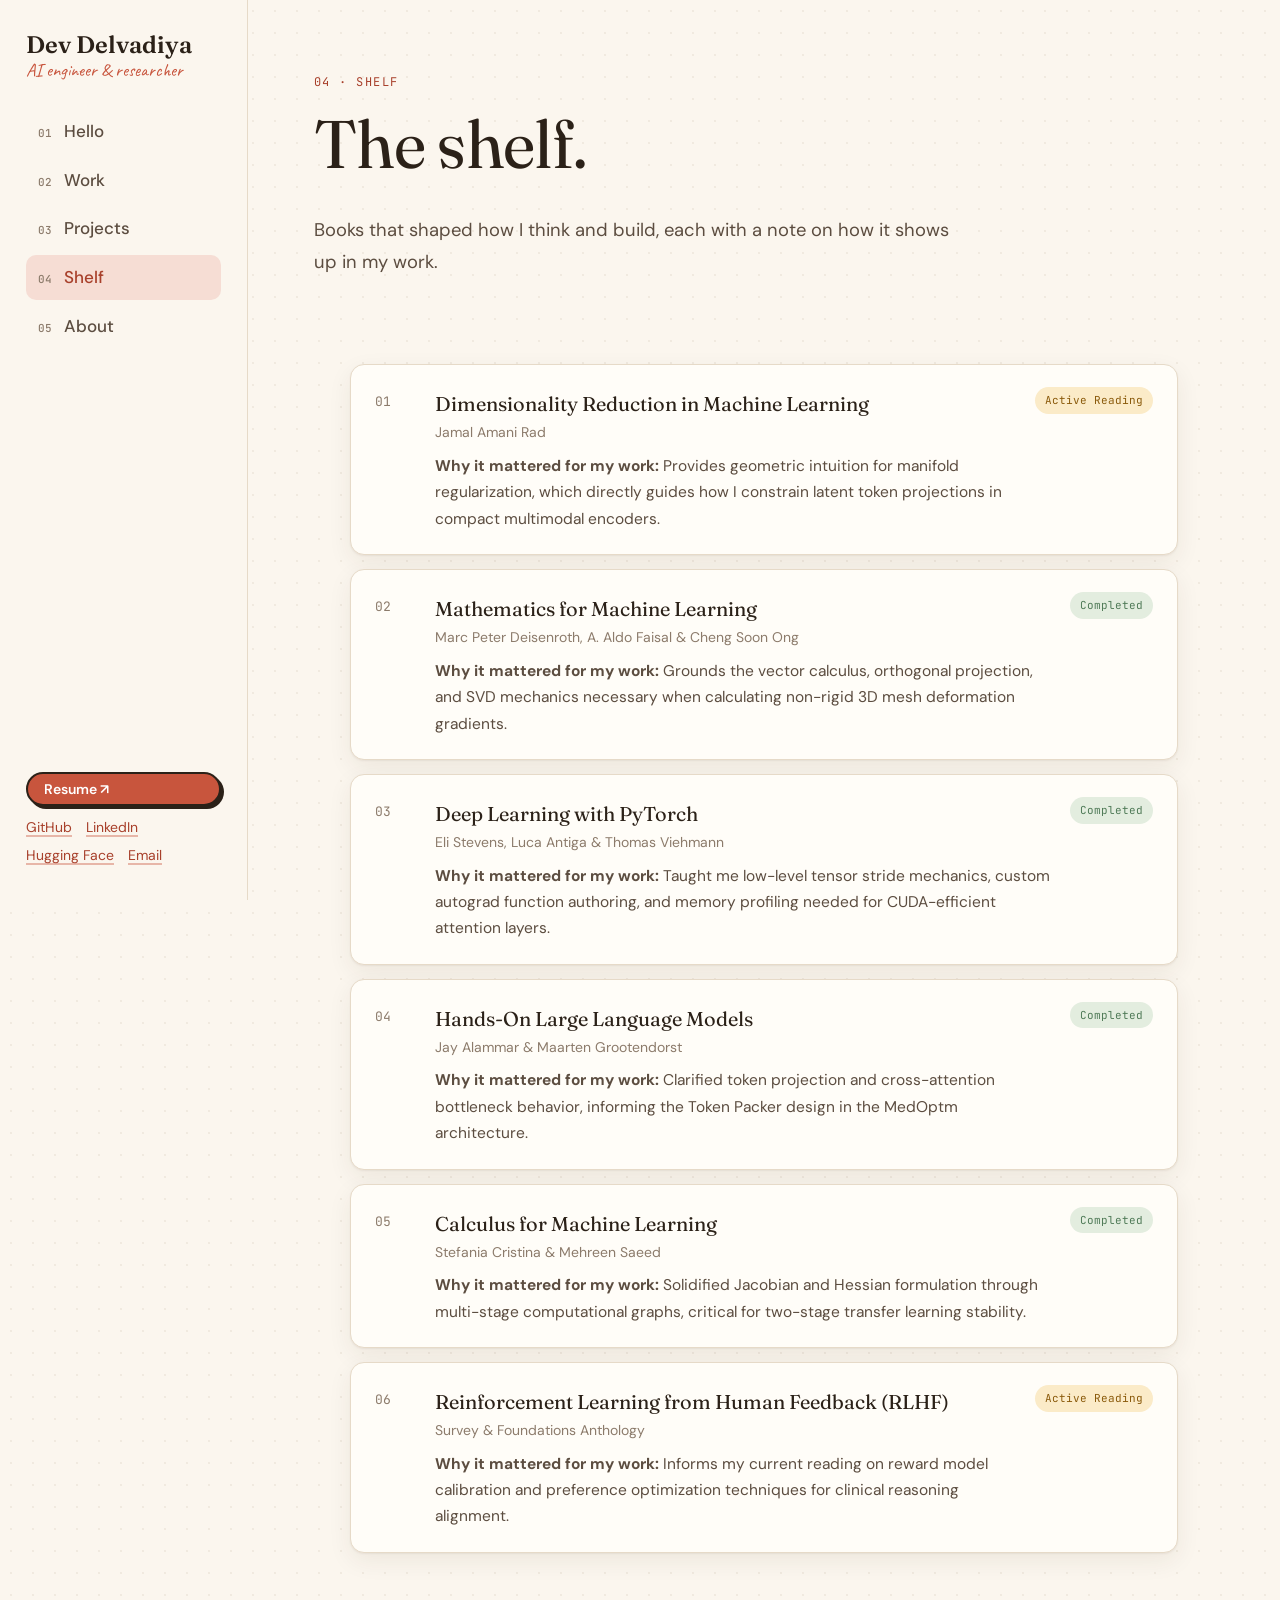
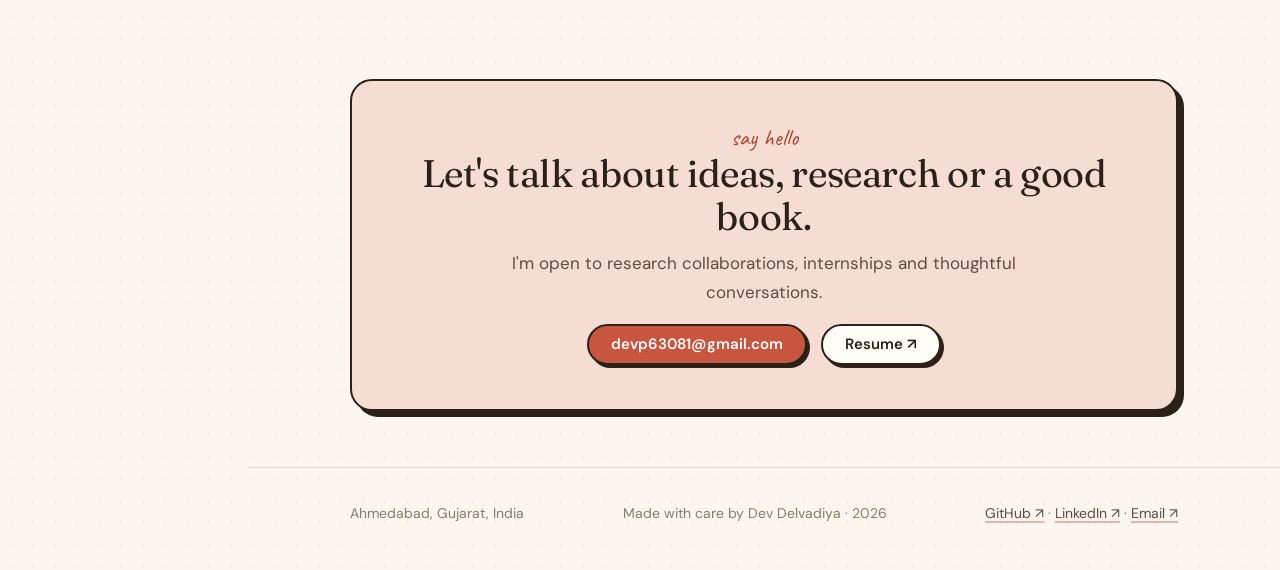
<file: reading.html>
<!DOCTYPE html>
<html lang="en">
<head>
  <meta charset="UTF-8">
  <meta name="viewport" content="width=device-width, initial-scale=1.0">
  <title>Reading Shelf | Dev Delvadiya</title>
  <meta name="description" content="The books behind the work of Dev Delvadiya, from mathematics for machine learning to large language models.">
  <link rel="canonical" href="https://devpatel1012.github.io/reading.html">
  <meta property="og:type" content="website">
  <meta property="og:title" content="Reading Shelf | Dev Delvadiya">
  <meta property="og:description" content="The books behind the work of Dev Delvadiya, from mathematics for machine learning to large language models.">
  <meta property="og:url" content="https://devpatel1012.github.io/reading.html">
  <meta property="og:image" content="https://devpatel1012.github.io/assets/og-image.png">
  <script>
    (function () { try { localStorage.removeItem('dev_portfolio_theme'); } catch (e) {} document.documentElement.setAttribute('data-theme', 'bright'); })();
  </script>
  <link rel="stylesheet" href="style.css">
</head>
<body>

  <aside class="rail" aria-label="Primary">
    <a href="index.html" class="brand"><b>Dev Delvadiya</b><span>AI engineer &amp; researcher</span></a>
    <nav aria-label="Primary Navigation"><a href="index.html"><i>01</i>Hello</a><a href="research.html"><i>02</i>Work</a><a href="projects.html"><i>03</i>Projects</a><a href="reading.html" class="active"><i>04</i>Shelf</a><a href="about.html"><i>05</i>About</a></nav>
    <div class="rail-foot">
      <a class="btn sm primary" href="https://drive.google.com/file/d/1fnqYmCmQJ8C3AVjno1M2IQzjCF0plIcq/view?usp=drive_link" target="_blank" rel="noopener">Resume ↗</a>
      <div class="links"><a href="https://github.com/Devpatel1012" target="_blank" rel="noopener">GitHub</a><a href="https://www.linkedin.com/in/dev-delvadiya" target="_blank" rel="noopener">LinkedIn</a><a href="https://huggingface.co/devpatel1012" target="_blank" rel="noopener">Hugging Face</a><a href="mailto:devp63081@gmail.com">Email</a></div>
    </div>
  </aside>
  <header class="topbar">
    <a href="index.html" class="brand"><b>Dev Delvadiya</b></a>
    <button class="mobile-toggle" type="button" aria-label="Toggle navigation menu" aria-expanded="false">☰</button>
  </header>
  <div class="mobile-nav-drawer" role="dialog" aria-modal="true" aria-label="Mobile Navigation">
    <div class="mobile-nav-links"><a href="index.html"><span>Hello</span><span>→</span></a><a href="research.html"><span>Work</span><span>→</span></a><a href="projects.html"><span>Projects</span><span>→</span></a><a href="reading.html" class="active"><span>Shelf</span><span>→</span></a><a href="about.html"><span>About</span><span>→</span></a><a href="https://drive.google.com/file/d/1fnqYmCmQJ8C3AVjno1M2IQzjCF0plIcq/view?usp=drive_link" target="_blank" rel="noopener"><span>Resume</span><span>↗</span></a></div>
    <div class="mobile-nav-footer"><a href="https://github.com/Devpatel1012" target="_blank" rel="noopener">GitHub ↗</a><a href="https://www.linkedin.com/in/dev-delvadiya" target="_blank" rel="noopener">LinkedIn ↗</a><a href="https://huggingface.co/devpatel1012" target="_blank" rel="noopener">Hugging Face ↗</a><a href="mailto:devp63081@gmail.com">Email ↗</a></div>
  </div>
  <div class="page">
  <main>

<div class="wrap page-hero"><div class="eyebrow">04 · Shelf</div><h1>The shelf.</h1>
<p class="lede">Books that shaped how I think and build, each with a note on how it shows up in my work.</p></div>
<section><div class="wrap"><div data-render="reading">
            
            <div class="book-row">
              <span class="book-callno mono">01</span>
              <div class="book-info">
                <span class="book-title">Dimensionality Reduction in Machine Learning</span>
                <span class="book-author">Jamal Amani Rad</span>
                <span class="book-takeaway"><strong>Why it mattered for my work:</strong> Provides geometric intuition for manifold regularization, which directly guides how I constrain latent token projections in compact multimodal encoders.</span>
              </div>
              <span class="book-status reading">Active Reading</span>
            </div>

            
            <div class="book-row">
              <span class="book-callno mono">02</span>
              <div class="book-info">
                <span class="book-title">Mathematics for Machine Learning</span>
                <span class="book-author">Marc Peter Deisenroth, A. Aldo Faisal &amp; Cheng Soon Ong</span>
                <span class="book-takeaway"><strong>Why it mattered for my work:</strong> Grounds the vector calculus, orthogonal projection, and SVD mechanics necessary when calculating non-rigid 3D mesh deformation gradients.</span>
              </div>
              <span class="book-status completed">Completed</span>
            </div>

            
            <div class="book-row">
              <span class="book-callno mono">03</span>
              <div class="book-info">
                <span class="book-title">Deep Learning with PyTorch</span>
                <span class="book-author">Eli Stevens, Luca Antiga &amp; Thomas Viehmann</span>
                <span class="book-takeaway"><strong>Why it mattered for my work:</strong> Taught me low-level tensor stride mechanics, custom autograd function authoring, and memory profiling needed for CUDA-efficient attention layers.</span>
              </div>
              <span class="book-status completed">Completed</span>
            </div>

            
            <div class="book-row">
              <span class="book-callno mono">04</span>
              <div class="book-info">
                <span class="book-title">Hands-On Large Language Models</span>
                <span class="book-author">Jay Alammar &amp; Maarten Grootendorst</span>
                <span class="book-takeaway"><strong>Why it mattered for my work:</strong> Clarified token projection and cross-attention bottleneck behavior, informing the Token Packer design in the MedOptm architecture.</span>
              </div>
              <span class="book-status completed">Completed</span>
            </div>

            
            <div class="book-row">
              <span class="book-callno mono">05</span>
              <div class="book-info">
                <span class="book-title">Calculus for Machine Learning</span>
                <span class="book-author">Stefania Cristina &amp; Mehreen Saeed</span>
                <span class="book-takeaway"><strong>Why it mattered for my work:</strong> Solidified Jacobian and Hessian formulation through multi-stage computational graphs, critical for two-stage transfer learning stability.</span>
              </div>
              <span class="book-status completed">Completed</span>
            </div>

            
            <div class="book-row">
              <span class="book-callno mono">06</span>
              <div class="book-info">
                <span class="book-title">Reinforcement Learning from Human Feedback (RLHF)</span>
                <span class="book-author">Survey &amp; Foundations Anthology</span>
                <span class="book-takeaway"><strong>Why it mattered for my work:</strong> Informs my current reading on reward model calibration and preference optimization techniques for clinical reasoning alignment.</span>
              </div>
              <span class="book-status reading">Active Reading</span>
            </div>
          </div></div></section>
<section><div class="wrap"><div class="contact">
  <div class="note">say hello</div>
  <h2>Let's talk about ideas, research or a good book.</h2>
  <p>I'm open to research collaborations, internships and thoughtful conversations.</p>
  <div class="btn-row"><a class="btn primary" href="mailto:devp63081@gmail.com">devp63081@gmail.com</a><a class="btn" href="https://drive.google.com/file/d/1fnqYmCmQJ8C3AVjno1M2IQzjCF0plIcq/view?usp=drive_link" target="_blank" rel="noopener">Resume ↗</a></div>
</div></div></section>
  </main>
  </div>
  <footer class="site-footer">
    <div class="wrap">
      <span>Ahmedabad, Gujarat, India</span>
      <span>Made with care by Dev Delvadiya · 2026</span>
      <span><a href="https://github.com/Devpatel1012" target="_blank" rel="noopener">GitHub ↗</a> · <a href="https://www.linkedin.com/in/dev-delvadiya" target="_blank" rel="noopener">LinkedIn ↗</a> · <a href="mailto:devp63081@gmail.com">Email ↗</a></span>
    </div>
  </footer>
  <script src="script.js"></script>
</body>
</html>
</file>
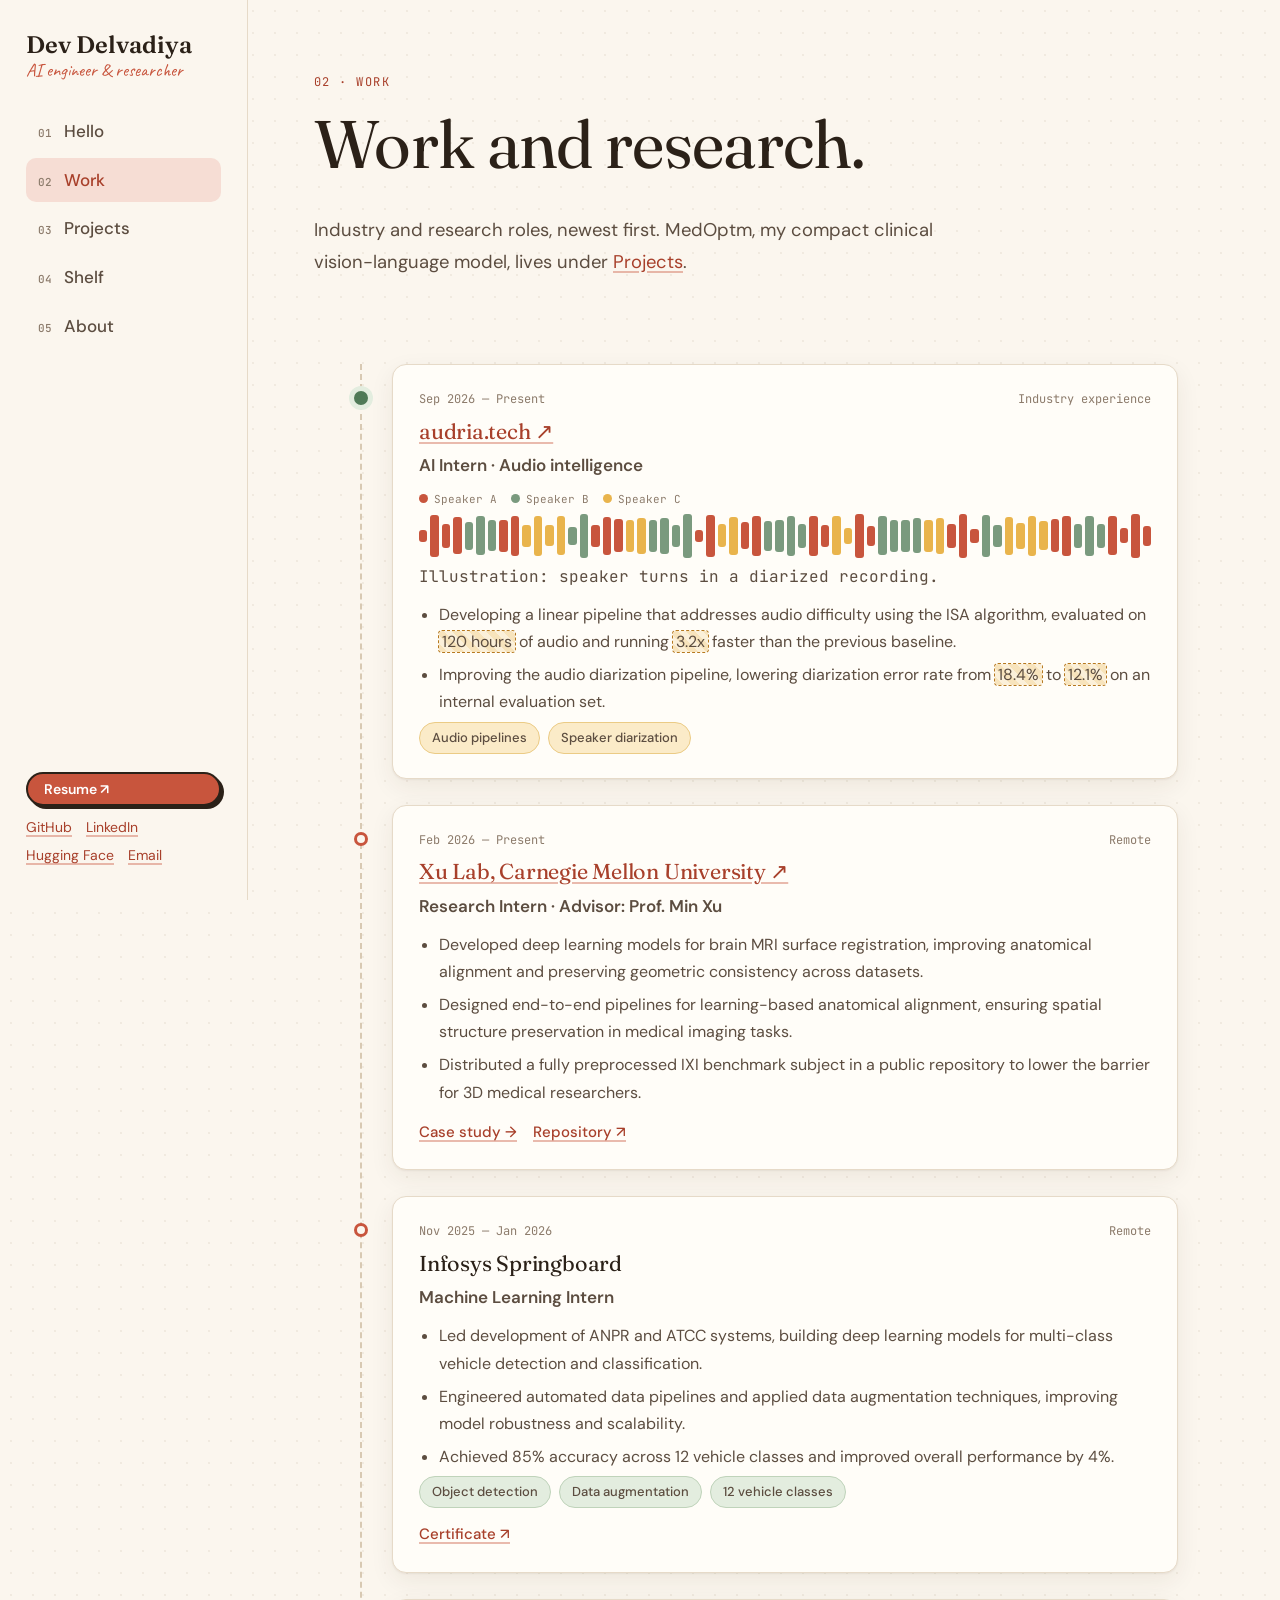
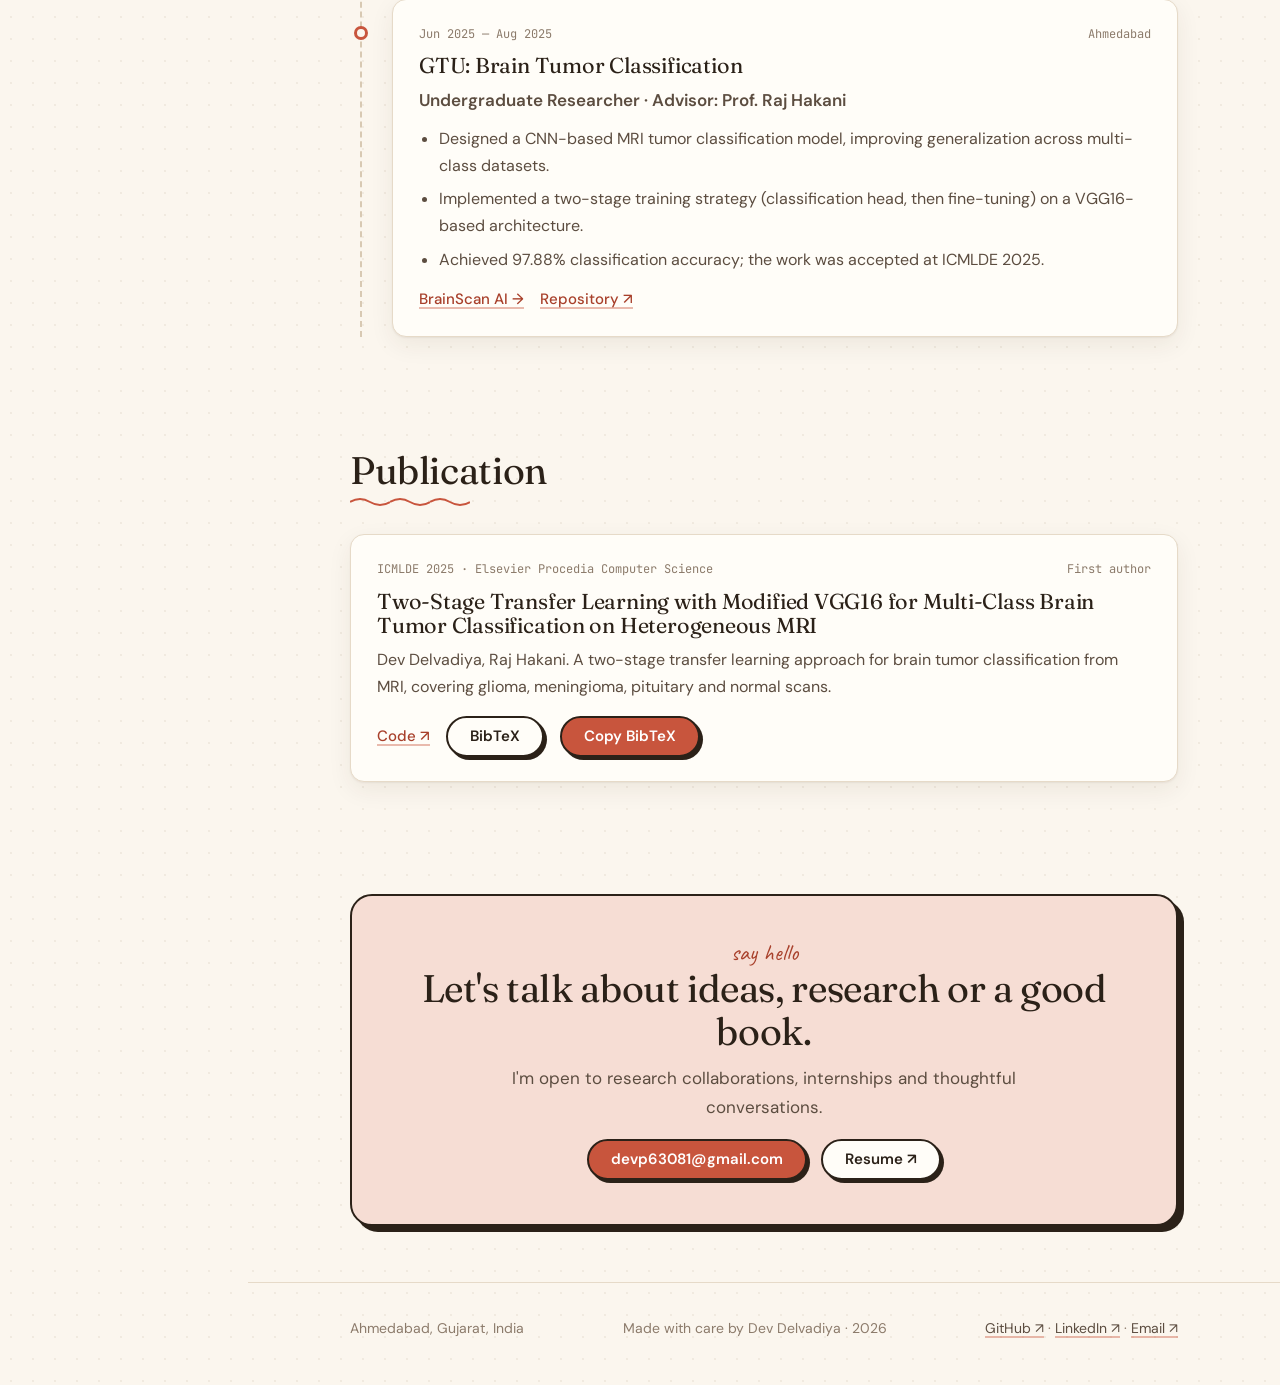
<file: research.html>
<!DOCTYPE html>
<html lang="en">
<head>
  <meta charset="UTF-8">
  <meta name="viewport" content="width=device-width, initial-scale=1.0">
  <title>Work & Research | Dev Delvadiya</title>
  <meta name="description" content="Industry and research experience of Dev Delvadiya: audria.tech, Xu Lab at Carnegie Mellon, Infosys Springboard and GTU.">
  <link rel="canonical" href="https://devpatel1012.github.io/research.html">
  <meta property="og:type" content="website">
  <meta property="og:title" content="Work & Research | Dev Delvadiya">
  <meta property="og:description" content="Industry and research experience of Dev Delvadiya: audria.tech, Xu Lab at Carnegie Mellon, Infosys Springboard and GTU.">
  <meta property="og:url" content="https://devpatel1012.github.io/research.html">
  <meta property="og:image" content="https://devpatel1012.github.io/assets/og-image.png">
  <script>
    (function () { try { localStorage.removeItem('dev_portfolio_theme'); } catch (e) {} document.documentElement.setAttribute('data-theme', 'bright'); })();
  </script>
  <link rel="stylesheet" href="style.css">
</head>
<body>

  <aside class="rail" aria-label="Primary">
    <a href="index.html" class="brand"><b>Dev Delvadiya</b><span>AI engineer &amp; researcher</span></a>
    <nav aria-label="Primary Navigation"><a href="index.html"><i>01</i>Hello</a><a href="research.html" class="active"><i>02</i>Work</a><a href="projects.html"><i>03</i>Projects</a><a href="reading.html"><i>04</i>Shelf</a><a href="about.html"><i>05</i>About</a></nav>
    <div class="rail-foot">
      <a class="btn sm primary" href="https://drive.google.com/file/d/1fnqYmCmQJ8C3AVjno1M2IQzjCF0plIcq/view?usp=drive_link" target="_blank" rel="noopener">Resume ↗</a>
      <div class="links"><a href="https://github.com/Devpatel1012" target="_blank" rel="noopener">GitHub</a><a href="https://www.linkedin.com/in/dev-delvadiya" target="_blank" rel="noopener">LinkedIn</a><a href="https://huggingface.co/devpatel1012" target="_blank" rel="noopener">Hugging Face</a><a href="mailto:devp63081@gmail.com">Email</a></div>
    </div>
  </aside>
  <header class="topbar">
    <a href="index.html" class="brand"><b>Dev Delvadiya</b></a>
    <button class="mobile-toggle" type="button" aria-label="Toggle navigation menu" aria-expanded="false">☰</button>
  </header>
  <div class="mobile-nav-drawer" role="dialog" aria-modal="true" aria-label="Mobile Navigation">
    <div class="mobile-nav-links"><a href="index.html"><span>Hello</span><span>→</span></a><a href="research.html" class="active"><span>Work</span><span>→</span></a><a href="projects.html"><span>Projects</span><span>→</span></a><a href="reading.html"><span>Shelf</span><span>→</span></a><a href="about.html"><span>About</span><span>→</span></a><a href="https://drive.google.com/file/d/1fnqYmCmQJ8C3AVjno1M2IQzjCF0plIcq/view?usp=drive_link" target="_blank" rel="noopener"><span>Resume</span><span>↗</span></a></div>
    <div class="mobile-nav-footer"><a href="https://github.com/Devpatel1012" target="_blank" rel="noopener">GitHub ↗</a><a href="https://www.linkedin.com/in/dev-delvadiya" target="_blank" rel="noopener">LinkedIn ↗</a><a href="https://huggingface.co/devpatel1012" target="_blank" rel="noopener">Hugging Face ↗</a><a href="mailto:devp63081@gmail.com">Email ↗</a></div>
  </div>
  <div class="page">
  <main>

<div class="wrap page-hero"><div class="eyebrow">02 · Work</div><h1>Work and research.</h1>
<p class="lede">Industry and research roles, newest first. MedOptm, my compact clinical vision-language model, lives under <a href="projects.html">Projects</a>.</p></div>
<section><div class="wrap"><div class="timeline"><article class="card tl-item now-role">
  <div class="meta"><span>Sep 2026 — Present</span><span>Industry experience</span></div>
  <h3><a href="https://audria.tech" target="_blank" rel="noopener">audria.tech ↗</a></h3>
  <div class="role">AI Intern · Audio intelligence</div>
  <div class="legend"><span><i style="background:#C8553D"></i>Speaker A</span><span><i style="background:#7A9A7E"></i>Speaker B</span><span><i style="background:#E9B44C"></i>Speaker C</span></div>
  <div class="wave" data-wave aria-hidden="true"></div>
  <p class="viz-cap">Illustration: speaker turns in a diarized recording.</p>
  <ul>
    <li>Developing a linear pipeline that addresses audio difficulty using the ISA algorithm, evaluated on <span class="ph" data-ph>120 hours</span> of audio and running <span class="ph" data-ph>3.2x</span> faster than the previous baseline.</li>
    <li>Improving the audio diarization pipeline, lowering diarization error rate from <span class="ph" data-ph>18.4%</span> to <span class="ph" data-ph>12.1%</span> on an internal evaluation set.</li>
  </ul>
  <div class="chips"><span class="chip">Audio pipelines</span><span class="chip">Speaker diarization</span></div>
</article><article class="card tl-item">
  <div class="meta"><span>Feb 2026 — Present</span><span>Remote</span></div>
  <h3><a href="https://www.cs.cmu.edu/~mxu1/" target="_blank" rel="noopener">Xu Lab, Carnegie Mellon University ↗</a></h3>
  <div class="role">Research Intern · Advisor: Prof. Min Xu</div>
  <ul>
    <li>Developed deep learning models for brain MRI surface registration, improving anatomical alignment and preserving geometric consistency across datasets.</li>
    <li>Designed end-to-end pipelines for learning-based anatomical alignment, ensuring spatial structure preservation in medical imaging tasks.</li>
    <li>Distributed a fully preprocessed IXI benchmark subject in a public repository to lower the barrier for 3D medical researchers.</li>
  </ul>
  <div class="foot"><a href="project-brain-mri.html">Case study →</a><a href="https://github.com/Devpatel1012/Brain-MRI-Surface-Registration" target="_blank" rel="noopener">Repository ↗</a></div>
</article><article class="card tl-item">
  <div class="meta"><span>Nov 2025 — Jan 2026</span><span>Remote</span></div>
  <h3>Infosys Springboard</h3>
  <div class="role">Machine Learning Intern</div>
  <ul>
    <li>Led development of ANPR and ATCC systems, building deep learning models for multi-class vehicle detection and classification.</li>
    <li>Engineered automated data pipelines and applied data augmentation techniques, improving model robustness and scalability.</li>
    <li>Achieved 85% accuracy across 12 vehicle classes and improved overall performance by 4%.</li>
  </ul>
  <div class="chips"><span class="chip sage">Object detection</span><span class="chip sage">Data augmentation</span><span class="chip sage">12 vehicle classes</span></div>
  <div class="foot"><a href="https://drive.google.com/file/d/1Mt5ruWlT1txzvO5x-bUfxy7nGqrc6HCK/view?usp=drive_link" target="_blank" rel="noopener">Certificate ↗</a></div>
</article><article class="card tl-item">
  <div class="meta"><span>Jun 2025 — Aug 2025</span><span>Ahmedabad</span></div>
  <h3>GTU: Brain Tumor Classification</h3>
  <div class="role">Undergraduate Researcher · Advisor: Prof. Raj Hakani</div>
  <ul>
    <li>Designed a CNN-based MRI tumor classification model, improving generalization across multi-class datasets.</li>
    <li>Implemented a two-stage training strategy (classification head, then fine-tuning) on a VGG16-based architecture.</li>
    <li>Achieved 97.88% classification accuracy; the work was accepted at ICMLDE 2025.</li>
  </ul>
  <div class="foot"><a href="project-brainscan-ai.html">BrainScan AI →</a><a href="https://github.com/Devpatel1012/BrainTumorClassification-" target="_blank" rel="noopener">Repository ↗</a></div>
</article></div></div></section>
<section><div class="wrap"><div class="sec-head"><div><h2>Publication</h2><div class="squiggle"></div></div></div><article class="card">
  <div class="meta"><span>ICMLDE 2025 · Elsevier Procedia Computer Science</span><span>First author</span></div>
  <h3>Two-Stage Transfer Learning with Modified VGG16 for Multi-Class Brain Tumor Classification on Heterogeneous MRI</h3>
  <p>Dev Delvadiya, Raj Hakani. A two-stage transfer learning approach for brain tumor classification from MRI, covering glioma, meningioma, pituitary and normal scans.</p>
  <div class="foot">
    <a href="https://github.com/Devpatel1012/BrainTumorClassification-" target="_blank" rel="noopener">Code ↗</a>
    <button type="button" class="pub-btn" data-bibtex-toggle="bibtex-box">BibTeX</button>
    <button type="button" class="pub-btn primary" data-bibtex-copy="bibtex-code">Copy BibTeX</button>
  </div>
  <div id="bibtex-box" class="bibtex-box"><div class="bibtex-head"><span>delvadiya2025braintumor</span><button type="button" class="bibtex-copy-btn" data-bibtex-copy="bibtex-code">Copy</button></div><pre id="bibtex-code">@inproceedings{delvadiya2025braintumor,
  title={Two-Stage Transfer Learning with Modified VGG16 for Multi-Class Brain Tumor Classification on Heterogeneous MRI},
  author={Delvadiya, Dev and Hakani, Raj},
  booktitle={Proceedings of the International Conference on Machine Learning and Data Engineering (ICMLDE)},
  year={2025},
  note={Accepted for publication}
}</pre></div>
</article></div></section>
<section><div class="wrap"><div class="contact">
  <div class="note">say hello</div>
  <h2>Let's talk about ideas, research or a good book.</h2>
  <p>I'm open to research collaborations, internships and thoughtful conversations.</p>
  <div class="btn-row"><a class="btn primary" href="mailto:devp63081@gmail.com">devp63081@gmail.com</a><a class="btn" href="https://drive.google.com/file/d/1fnqYmCmQJ8C3AVjno1M2IQzjCF0plIcq/view?usp=drive_link" target="_blank" rel="noopener">Resume ↗</a></div>
</div></div></section>
  </main>
  </div>
  <footer class="site-footer">
    <div class="wrap">
      <span>Ahmedabad, Gujarat, India</span>
      <span>Made with care by Dev Delvadiya · 2026</span>
      <span><a href="https://github.com/Devpatel1012" target="_blank" rel="noopener">GitHub ↗</a> · <a href="https://www.linkedin.com/in/dev-delvadiya" target="_blank" rel="noopener">LinkedIn ↗</a> · <a href="mailto:devp63081@gmail.com">Email ↗</a></span>
    </div>
  </footer>
  <script src="script.js"></script>
</body>
</html>
</file>
<file: style.css>
@import url('https://fonts.googleapis.com/css2?family=Caveat:wght@500;600&family=DM+Sans:wght@400;500;600;700&family=Fraunces:ital,opsz,wght@0,9..144,400;0,9..144,600;1,9..144,400&family=JetBrains+Mono:wght@400;500&display=swap');

/* ===== Warm Paper Lab: design tokens ===== */
:root {
  --paper: #FBF6EE; --paper-2: #F4ECDF; --card: #FFFDF8;
  --ink: #2B2118; --ink-2: #5C4D40; --ink-3: #8C7B6B;
  --terra: #C8553D; --terra-d: #A8402B; --terra-soft: #F6DDD4;
  --sage: #7A9A7E; --sage-d: #4F7A57; --sage-soft: #E3EDDF;
  --honey: #E9B44C; --honey-soft: #FBEBC8; --blush: #F2C9C0;
  --line: #E6DAC8; --line-2: #D8C9B3;
  --shadow: 0 1px 2px rgba(60,40,20,.06), 0 8px 24px rgba(60,40,20,.07);
  --serif: 'Fraunces', Georgia, 'Times New Roman', serif;
  --sans: 'DM Sans', -apple-system, 'Segoe UI', Roboto, sans-serif;
  --hand: 'Caveat', 'Segoe Print', cursive;
  --mono: 'JetBrains Mono', ui-monospace, Menlo, monospace;
  --rail: 248px; --radius: 14px;
  /* aliases so older case-study SVGs and inline styles keep working */
  --bg-card: var(--card); --border: var(--line); --text-primary: var(--ink);
  --text-secondary: var(--ink-2); --text-muted: var(--ink-3);
  --accent-cobalt: var(--terra); --accent-green: var(--sage-d);
  --font-mono: var(--mono); --radius-sm: 8px;
}
*, *::before, *::after { box-sizing: border-box; }
html { scroll-behavior: smooth; -webkit-text-size-adjust: 100%; }
body { margin: 0; background: var(--paper); color: var(--ink); font-family: var(--sans); font-size: 17px; line-height: 1.7; overflow-x: hidden;
  background-image: radial-gradient(rgba(140,110,70,.09) 1px, transparent 1px); background-size: 22px 22px; }
img, svg { max-width: 100%; }
a { color: var(--terra-d); text-decoration-color: rgba(200,85,61,.4); text-underline-offset: 3px; text-decoration-thickness: 1.5px; }
a:hover { text-decoration-color: var(--terra); }
h1, h2, h3 { font-family: var(--serif); font-weight: 400; line-height: 1.12; letter-spacing: -.01em; margin: 0 0 .5em; }
h1 { font-size: clamp(2.4rem, 6vw, 4.2rem); }
h2 { font-size: clamp(1.7rem, 3.6vw, 2.4rem); }
h3 { font-size: 1.35rem; }
p { margin: 0 0 1em; }
.mono { font-family: var(--mono); }
.muted { color: var(--ink-3); }
::selection { background: var(--honey-soft); }
:focus-visible { outline: 3px solid var(--honey); outline-offset: 3px; border-radius: 6px; }

/* ===== Shell: left rail on desktop, top bar + drawer on mobile ===== */
.rail { position: fixed; inset: 0 auto 0 0; width: var(--rail); padding: 32px 26px; display: flex; flex-direction: column; gap: 28px; border-right: 1px solid var(--line); background: rgba(251,246,238,.92); backdrop-filter: blur(6px); z-index: 30; }
.brand { text-decoration: none; color: var(--ink); display: flex; flex-direction: column; line-height: 1.1; }
.brand b { font-family: var(--serif); font-weight: 600; font-size: 1.5rem; }
.brand span { font-family: var(--hand); font-size: 1.15rem; margin-top: 2px; color: var(--terra); }
.rail nav { display: flex; flex-direction: column; gap: 4px; }
.rail nav a { display: flex; gap: 12px; align-items: baseline; padding: 8px 12px; border-radius: 10px; text-decoration: none; color: var(--ink-2); font-weight: 500; transition: background .2s, color .2s, transform .2s; }
.rail nav a i { font-style: normal; font-family: var(--mono); font-size: 11px; color: var(--ink-3); }
.rail nav a:hover { background: var(--paper-2); color: var(--ink); transform: translateX(3px); }
.rail nav a.active { background: var(--terra-soft); color: var(--terra-d); }
.rail-foot { margin-top: auto; display: flex; flex-direction: column; gap: 10px; font-size: 14px; }
.rail-foot .links { display: flex; flex-wrap: wrap; gap: 4px 14px; }
.topbar { display: none; }
.mobile-nav-drawer { display: none; }
.page { margin-left: var(--rail); }
.wrap { max-width: 900px; margin: 0 auto; padding: 0 36px; }
main { display: block; }

/* ===== Buttons ===== */
.btn, .btn-mail, .pub-btn { display: inline-flex; align-items: center; gap: 8px; padding: 11px 22px; border-radius: 999px; border: 2px solid var(--ink); background: var(--card); color: var(--ink); font: 600 15px/1 var(--sans); text-decoration: none; cursor: pointer; box-shadow: 3px 3px 0 var(--ink); transition: transform .15s, box-shadow .15s, background .2s; }
.btn:hover, .btn-mail:hover, .pub-btn:hover { transform: translate(-1px, -1px); box-shadow: 5px 5px 0 var(--ink); }
.btn:active, .btn-mail:active, .pub-btn:active { transform: translate(3px, 3px); box-shadow: 0 0 0 var(--ink); }
.btn.primary, .pub-btn.primary { background: var(--terra); color: #fff; }
.btn.sm { padding: 8px 16px; font-size: 14px; }
.btn-row { display: flex; flex-wrap: wrap; gap: 14px; margin-top: 8px; }
.chip { display: inline-block; padding: 4px 12px; border-radius: 999px; background: var(--honey-soft); border: 1px solid #EBCB85; font-size: 13px; font-weight: 500; color: var(--ink-2); }
.chip.sage { background: var(--sage-soft); border-color: #BFD3BA; }
.chip.blush { background: var(--terra-soft); border-color: var(--blush); }
.chips { display: flex; flex-wrap: wrap; gap: 8px; }
.eyebrow { font-family: var(--mono); font-size: 12px; letter-spacing: .12em; text-transform: uppercase; color: var(--terra-d); margin-bottom: 14px; }
.note { font-family: var(--hand); font-size: 1.45rem; line-height: 1.15; color: var(--terra-d); }

/* ===== Hero ===== */
.hero { padding: 72px 0 40px; display: grid; grid-template-columns: 1fr 260px; gap: 44px; align-items: center; }
.hero h1 em { font-style: italic; color: var(--terra); }
.hero .lede { font-size: 1.2rem; color: var(--ink-2); max-width: 34em; }
.portrait { position: relative; justify-self: center; width: 240px; }
.portrait .photo { width: 240px; height: 240px; border-radius: 50%; padding: 8px; background: var(--card); box-shadow: var(--shadow); border: 2px solid var(--ink); transform: rotate(-3deg); transition: transform .4s; }
.portrait:hover .photo { transform: rotate(0); }
.portrait img { display: block; width: 100%; height: 100%; border-radius: 50%; object-fit: cover; }
.portrait .tape { position: absolute; top: -10px; left: 50%; width: 92px; height: 26px; transform: translateX(-50%) rotate(4deg); background: rgba(233,180,76,.65); border: 1px dashed rgba(120,80,20,.35); }
.portrait .tag { position: absolute; right: -14px; bottom: 6px; transform: rotate(5deg); background: var(--sage-soft); border: 2px solid var(--ink); border-radius: 10px; padding: 4px 12px; font-family: var(--hand); font-size: 1.3rem; box-shadow: 2px 2px 0 var(--ink); }
.now { display: flex; flex-wrap: wrap; gap: 10px 18px; align-items: center; margin: 22px 0 0; padding: 12px 18px; border-radius: var(--radius); background: var(--card); border: 1px solid var(--line); box-shadow: var(--shadow); font-size: 15px; }
.now .dot { width: 9px; height: 9px; border-radius: 50%; background: var(--sage-d); box-shadow: 0 0 0 0 rgba(79,122,87,.5); animation: pulse 2.2s infinite; }
@keyframes pulse { 70% { box-shadow: 0 0 0 9px rgba(79,122,87,0); } 100% { box-shadow: 0 0 0 0 rgba(79,122,87,0); } }

/* ===== Sections ===== */
section { padding: 56px 0; }
.sec-head { display: flex; align-items: baseline; justify-content: space-between; gap: 16px; flex-wrap: wrap; margin-bottom: 26px; }
.sec-head h2 { margin: 0; }
.sec-head .num { font-family: var(--mono); font-size: 12px; color: var(--ink-3); }
.squiggle { height: 12px; margin: 4px 0 0; background: url("data:image/svg+xml,%3Csvg xmlns='http://www.w3.org/2000/svg' width='40' height='12'%3E%3Cpath d='M0 6 Q10 0 20 6 T40 6' fill='none' stroke='%23C8553D' stroke-width='2'/%3E%3C/svg%3E") repeat-x; width: 120px; }

/* The letter (intro essay) */
.letter { position: relative; background: var(--card); border: 1px solid var(--line); border-radius: 18px; padding: 44px 48px; box-shadow: var(--shadow); }
.letter::before { content: ""; position: absolute; left: 30px; top: 0; bottom: 0; border-left: 1px solid var(--blush); }
.letter h2 { margin-bottom: 1em; padding-left: 14px; }
.letter p { font-family: var(--serif); font-size: 1.14rem; line-height: 1.85; color: var(--ink); padding-left: 14px; }
.letter p:first-of-type::first-letter { float: left; font-size: 4.2rem; line-height: .8; padding: 6px 10px 0 0; color: var(--terra); font-weight: 600; }
.letter .turn { font-family: var(--hand); font-size: 1.7rem; color: var(--terra-d); padding-left: 14px; margin: 1.4em 0 .6em; }
.letter .sign { font-family: var(--hand); font-size: 2rem; color: var(--terra-d); padding-left: 14px; margin: 1.2em 0 0; }
.margin-note { float: right; clear: right; width: 150px; margin: 0 -190px 12px 24px; transform: rotate(3deg); font-family: var(--hand); font-size: 1.3rem; line-height: 1.1; color: var(--sage-d); }

/* Cards */
.card { background: var(--card); border: 1px solid var(--line); border-radius: var(--radius); padding: 24px 26px; box-shadow: var(--shadow); transition: transform .25s, box-shadow .25s, border-color .25s; }
.card:hover { transform: translateY(-3px); border-color: var(--line-2); box-shadow: 0 2px 4px rgba(60,40,20,.08), 0 16px 34px rgba(60,40,20,.1); }
.grid-2 { display: grid; grid-template-columns: repeat(2, minmax(0, 1fr)); gap: 20px; }
.grid-3 { display: grid; grid-template-columns: repeat(3, minmax(0, 1fr)); gap: 18px; }
.card .meta { display: flex; justify-content: space-between; gap: 10px; flex-wrap: wrap; font-family: var(--mono); font-size: 12px; color: var(--ink-3); margin-bottom: 10px; }
.card h3 { margin-bottom: .35em; }
.card p { color: var(--ink-2); font-size: 16px; }
.card .foot { display: flex; flex-wrap: wrap; gap: 8px 16px; align-items: center; margin-top: 14px; font-size: 15px; font-weight: 500; }

/* Timeline */
.timeline { position: relative; margin-left: 10px; padding-left: 30px; border-left: 2px dashed var(--line-2); display: grid; grid-template-columns: minmax(0, 1fr); gap: 26px; }
.tl-item { position: relative; }
.tl-item::before { content: ""; position: absolute; left: -39px; top: 26px; width: 14px; height: 14px; border-radius: 50%; background: var(--paper); border: 3px solid var(--terra); }
.tl-item.now-role::before { background: var(--sage-d); border-color: var(--sage-d); box-shadow: 0 0 0 5px var(--sage-soft); }
.tl-item .role { font-weight: 600; color: var(--ink-2); margin-bottom: 10px; }
.tl-item ul { margin: 0 0 4px; padding-left: 20px; color: var(--ink-2); font-size: 16px; }
.tl-item li { margin-bottom: 6px; }

/* Placeholder numbers (must be replaced before publishing) */
.ph { background: repeating-linear-gradient(45deg, rgba(233,180,76,.35), rgba(233,180,76,.35) 6px, rgba(233,180,76,.18) 6px, rgba(233,180,76,.18) 12px); outline: 1px dashed #B7791F; border-radius: 3px; padding: 0 3px; }

/* Visual: speaker waveform (audria) */
.wave { display: flex; align-items: center; gap: 3px; height: 46px; margin: 4px 0 6px; overflow: hidden; }
.wave span { flex: 1 1 0; max-width: 16px; min-width: 0; border-radius: 3px; height: var(--h, 40%); background: var(--c, var(--terra)); animation: wave 1.7s ease-in-out infinite; animation-delay: var(--d, 0s); }
@keyframes wave { 0%,100% { transform: scaleY(.45); } 50% { transform: scaleY(1); } }
.legend { display: flex; flex-wrap: wrap; gap: 14px; font-family: var(--mono); font-size: 11px; color: var(--ink-3); }
.legend i { display: inline-block; width: 9px; height: 9px; border-radius: 50%; margin-right: 6px; }
.viz-cap { font-size: 12px; line-height: 1.5; color: var(--ink-3); font-family: var(--mono); margin: 0 0 12px; }

/* Visual: MedOptm token packer */
.packer { display: flex; align-items: center; gap: 14px; flex-wrap: wrap; margin: 6px 0 4px; }
.tokgrid { display: grid; gap: 2px; padding: 6px; background: var(--paper-2); border: 1px solid var(--line); border-radius: 8px; transition: all .5s ease; }
.tokgrid.big { grid-template-columns: repeat(16, 6px); }
.tokgrid.small { grid-template-columns: repeat(8, 12px); }
.tokgrid b { display: block; border-radius: 1.5px; background: var(--sage); aspect-ratio: 1; }
.tokgrid.small b { background: var(--terra); }
.packer .arrow { font-family: var(--mono); font-size: 13px; color: var(--ink-3); }

/* Projects filter + cards */
.filters { display: flex; flex-wrap: wrap; gap: 10px; margin-bottom: 26px; }
.filter-btn { font: 600 14px var(--sans); padding: 8px 18px; border-radius: 999px; border: 2px solid var(--ink); background: var(--card); color: var(--ink); cursor: pointer; transition: background .2s, transform .15s; }
.filter-btn:hover { transform: translateY(-1px); }
.filter-btn.active { background: var(--ink); color: var(--paper); }
.project-card.hidden { display: none; }
.project-list { display: grid; grid-template-columns: minmax(0, 1fr); gap: 22px; }
.project-card .tagline { font-family: var(--serif); font-style: italic; font-size: 1.1rem; color: var(--ink-2); }

/* Credentials */
.cred { display: grid; grid-template-columns: repeat(2, minmax(0, 1fr)); gap: 16px; }
.cred .card { padding: 20px 22px; }
.cred .big { font-family: var(--serif); font-size: 2rem; color: var(--terra); line-height: 1; margin-bottom: 6px; }
.skill-group { margin-bottom: 20px; }
.skill-group h3 { font-size: 1.1rem; font-family: var(--sans); font-weight: 600; margin-bottom: 8px; }

/* Shelf */
.book-row { display: grid; grid-template-columns: 44px 1fr auto; gap: 16px; padding: 22px 24px; margin-bottom: 14px; background: var(--card); border: 1px solid var(--line); border-radius: var(--radius); box-shadow: var(--shadow); align-items: start; }
.book-callno { font-family: var(--mono); color: var(--ink-3); font-size: 13px; padding-top: 4px; }
.book-title { display: block; font-family: var(--serif); font-size: 1.25rem; }
.book-author { display: block; color: var(--ink-3); font-size: 14px; margin-bottom: 8px; }
.book-takeaway { display: block; color: var(--ink-2); font-size: 15.5px; }
.book-status { font-family: var(--mono); font-size: 11px; padding: 4px 10px; border-radius: 999px; background: var(--sage-soft); color: var(--sage-d); white-space: nowrap; }
.book-status.reading { background: var(--honey-soft); color: #8A5A0B; }
.page-hero { padding: 72px 0 12px; }
.page-hero .lede, .lede { font-size: 1.15rem; color: var(--ink-2); max-width: 36em; }

/* BibTeX */
.bibtex-box { display: none; margin-top: 16px; border: 1px solid var(--line-2); border-radius: 10px; background: var(--paper-2); overflow: hidden; }
.bibtex-box.open { display: block; }
.bibtex-head { display: flex; justify-content: space-between; align-items: center; padding: 8px 14px; font-family: var(--mono); font-size: 12px; border-bottom: 1px solid var(--line-2); }
.bibtex-box pre { margin: 0; padding: 14px; overflow-x: auto; font: 12.5px/1.6 var(--mono); }
.bibtex-copy-btn { font: 600 12px var(--sans); padding: 4px 12px; border-radius: 999px; border: 1.5px solid var(--ink); background: var(--card); cursor: pointer; }
.toast-feedback { position: fixed; bottom: 24px; left: 50%; transform: translateX(-50%); background: var(--ink); color: var(--paper); padding: 10px 20px; border-radius: 999px; font-size: 14px; z-index: 99; box-shadow: var(--shadow); }

/* Contact collage */
.contact { text-align: center; background: var(--terra-soft); border: 2px solid var(--ink); border-radius: 22px; padding: 44px 28px; box-shadow: 6px 6px 0 var(--ink); }
.contact h2 { margin-bottom: .3em; }
.contact p { color: var(--ink-2); max-width: 30em; margin-left: auto; margin-right: auto; }
.contact .btn-row { justify-content: center; }

/* Footer */
.site-footer { margin-left: var(--rail); border-top: 1px solid var(--line); padding: 34px 0 44px; color: var(--ink-3); font-size: 14px; }
.site-footer .wrap { display: flex; flex-wrap: wrap; justify-content: space-between; gap: 12px 30px; }
.site-footer a { color: var(--ink-2); }

/* ===== Case-study pages (existing content, restyled) ===== */
.case-study-hero { padding: 36px 0 12px; }
.case-study-lede { font-size: 1.15rem; color: var(--ink-2); max-width: 38em; }
.repro-badge-row { display: flex; flex-wrap: wrap; gap: 8px; margin: 14px 0 6px; }
.repro-badge { padding: 5px 14px; border-radius: 999px; background: var(--honey-soft); border: 1px solid #EBCB85; font-size: 13px; }
.paper-section { padding: 26px 0; border-top: 1px dashed var(--line-2); }
.paper-section h2 { font-size: 1.6rem; }
.tech-schema-box { padding: 18px 20px; margin: 16px 0; border-radius: 12px; background: var(--sage-soft); border: 1px solid #BFD3BA; font-family: var(--mono); font-size: 13px; line-height: 1.8; overflow-wrap: anywhere; }
.schema-label { display: block; font-weight: 500; color: var(--sage-d); margin-bottom: 4px; }
.figure-slot { margin: 18px 0; }
.figure-canvas-box { padding: 14px; background: var(--card); border: 1px solid var(--line); border-radius: 12px; overflow-x: auto; }
.figure-caption { font-size: 14px; color: var(--ink-3); margin-top: 8px; }
.limitations-note { padding: 16px 20px; margin: 14px 0; border-left: 4px solid var(--honey); background: var(--honey-soft); border-radius: 0 12px 12px 0; font-size: 15.5px; }
.note-title { display: block; font-weight: 700; margin-bottom: 4px; }
.reproduce-terminal { position: relative; margin: 14px 0; padding: 18px 20px; border-radius: 12px; background: var(--ink); color: #F6EBDD; overflow-x: auto; }
.reproduce-terminal code { display: block; white-space: pre; font: 13px/1.7 var(--mono); }
.copy-cmd-btn { position: absolute; top: 10px; right: 10px; font: 600 12px var(--sans); padding: 4px 12px; border-radius: 999px; border: 0; background: var(--honey); color: var(--ink); cursor: pointer; }
.results-pending { padding: 10px 14px; border: 1px dashed var(--line-2); border-radius: 10px; }

/* ===== Reveal motion ===== */
.reveal { opacity: 0; transform: translateY(16px); transition: opacity .6s ease, transform .6s ease; }
.reveal.in { opacity: 1; transform: none; }
@media (prefers-reduced-motion: reduce) {
  html { scroll-behavior: auto; }
  .reveal { opacity: 1; transform: none; transition: none; }
  .wave span, .now .dot { animation: none; }
  .card, .btn, .portrait .photo { transition: none; }
}

/* ===== Responsive ===== */
@media (max-width: 1180px) { .margin-note { display: none; } }
@media (max-width: 980px) {
  .rail { display: none; }
  .page, .site-footer { margin-left: 0; }
  .topbar { display: flex; position: sticky; top: 0; z-index: 70; align-items: center; justify-content: space-between; padding: 12px 20px; background: rgba(251,246,238,.95); backdrop-filter: blur(6px); border-bottom: 1px solid var(--line); }
  .mobile-toggle { width: 44px; height: 44px; border-radius: 50%; border: 2px solid var(--ink); background: var(--card); font-size: 18px; cursor: pointer; box-shadow: 2px 2px 0 var(--ink); }
  .mobile-nav-drawer { display: block; position: fixed; inset: 0; z-index: 60; padding: 84px 24px 24px; background: var(--paper); transform: translateY(-102%); transition: transform .35s ease; overflow-y: auto; }
  .mobile-nav-drawer.open { transform: none; }
  .mobile-nav-links { display: grid; gap: 8px; }
  .mobile-nav-links a { display: flex; justify-content: space-between; padding: 16px 18px; border-radius: 14px; background: var(--card); border: 1px solid var(--line); text-decoration: none; color: var(--ink); font-family: var(--serif); font-size: 1.4rem; }
  .mobile-nav-links a.active { background: var(--terra-soft); }
  .mobile-nav-footer { margin-top: 22px; display: flex; flex-wrap: wrap; gap: 8px 18px; }
  .drawer-close { position: absolute; top: 16px; right: 20px; }
  .wrap { padding: 0 22px; }
  .hero { grid-template-columns: 1fr; padding-top: 40px; }
  .portrait { order: -1; justify-self: start; width: 170px; }
  .portrait .photo { width: 170px; height: 170px; }
  .grid-3 { grid-template-columns: repeat(2, minmax(0, 1fr)); }
}
@media (max-width: 640px) {
  body { font-size: 16.5px; }
  .grid-2, .grid-3, .cred { grid-template-columns: 1fr; }
  .letter { padding: 30px 22px; }
  .letter::before { left: 14px; }
  .letter p { font-size: 1.06rem; }
  .book-row { grid-template-columns: 34px 1fr; }
  .book-status { grid-column: 2; justify-self: start; }
  .timeline { padding-left: 22px; }
  .tl-item::before { left: -31px; }
  .contact { box-shadow: 4px 4px 0 var(--ink); }
}
</file>
